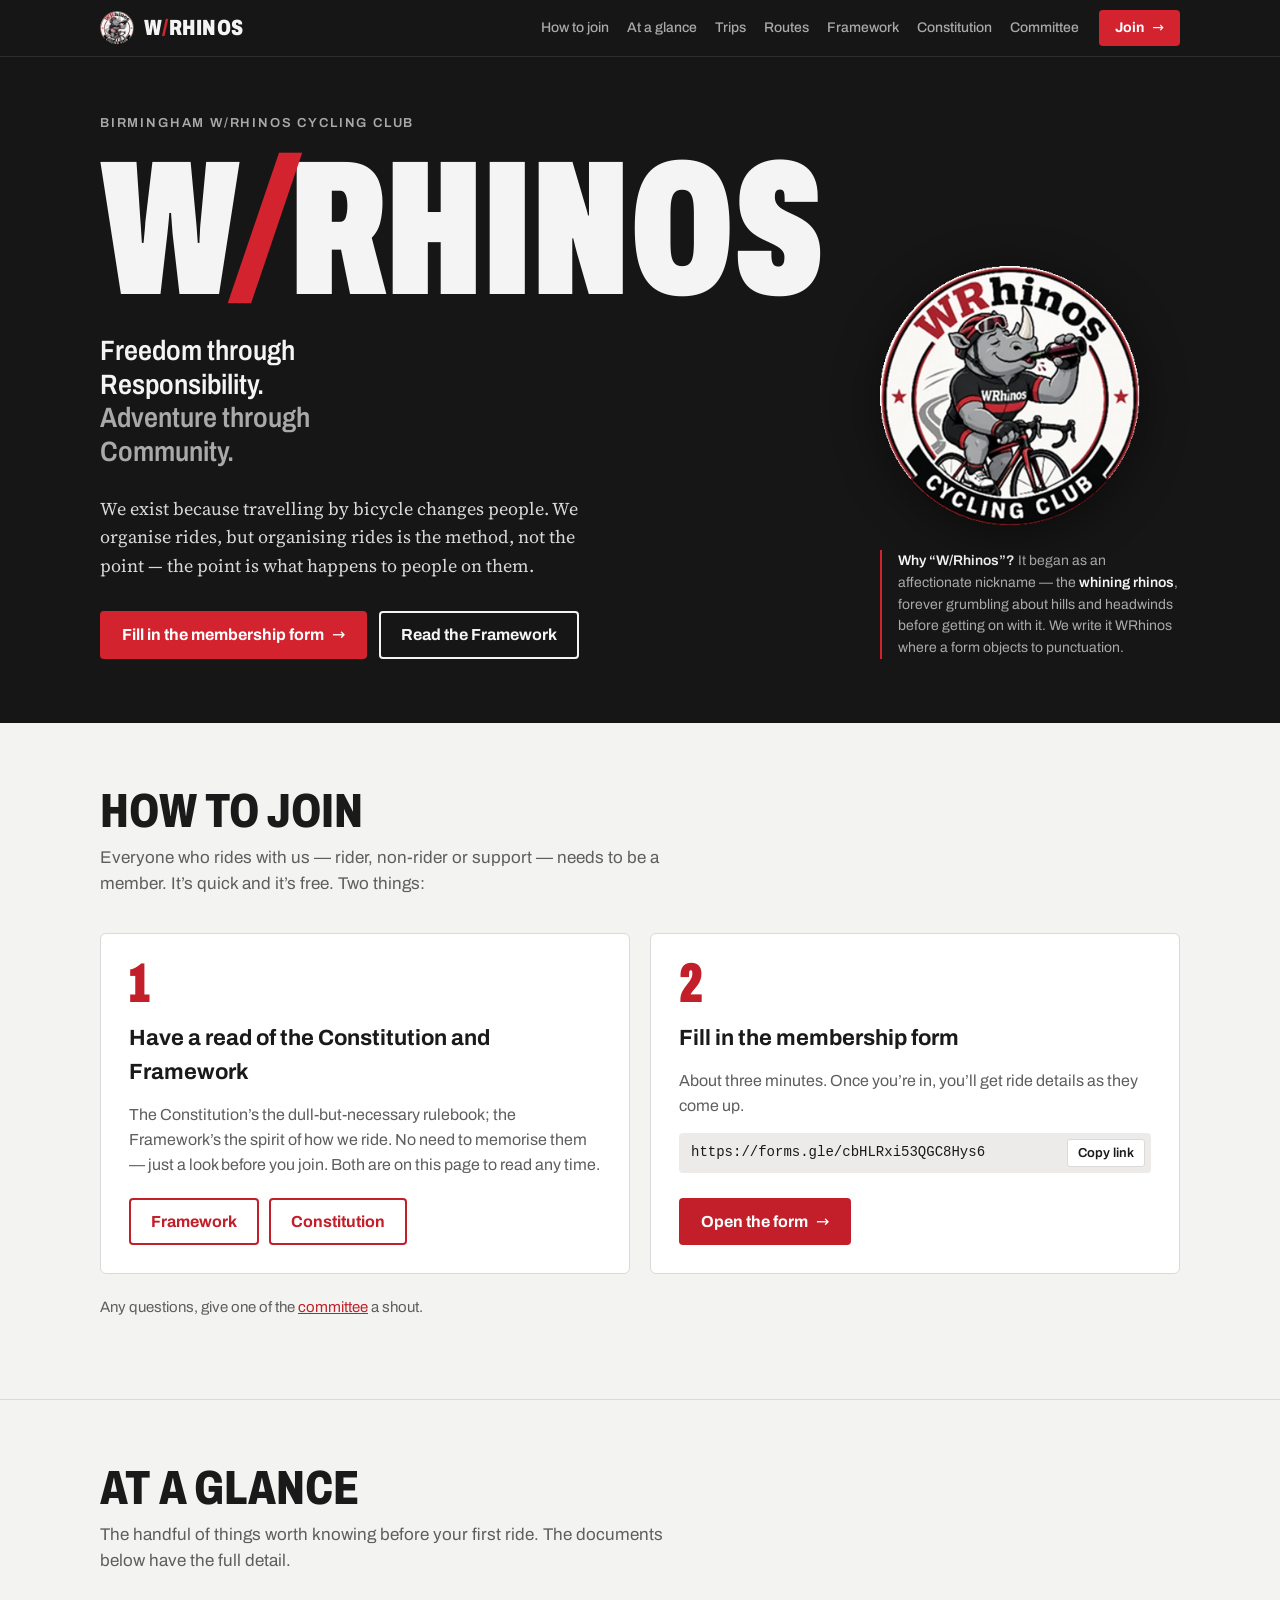
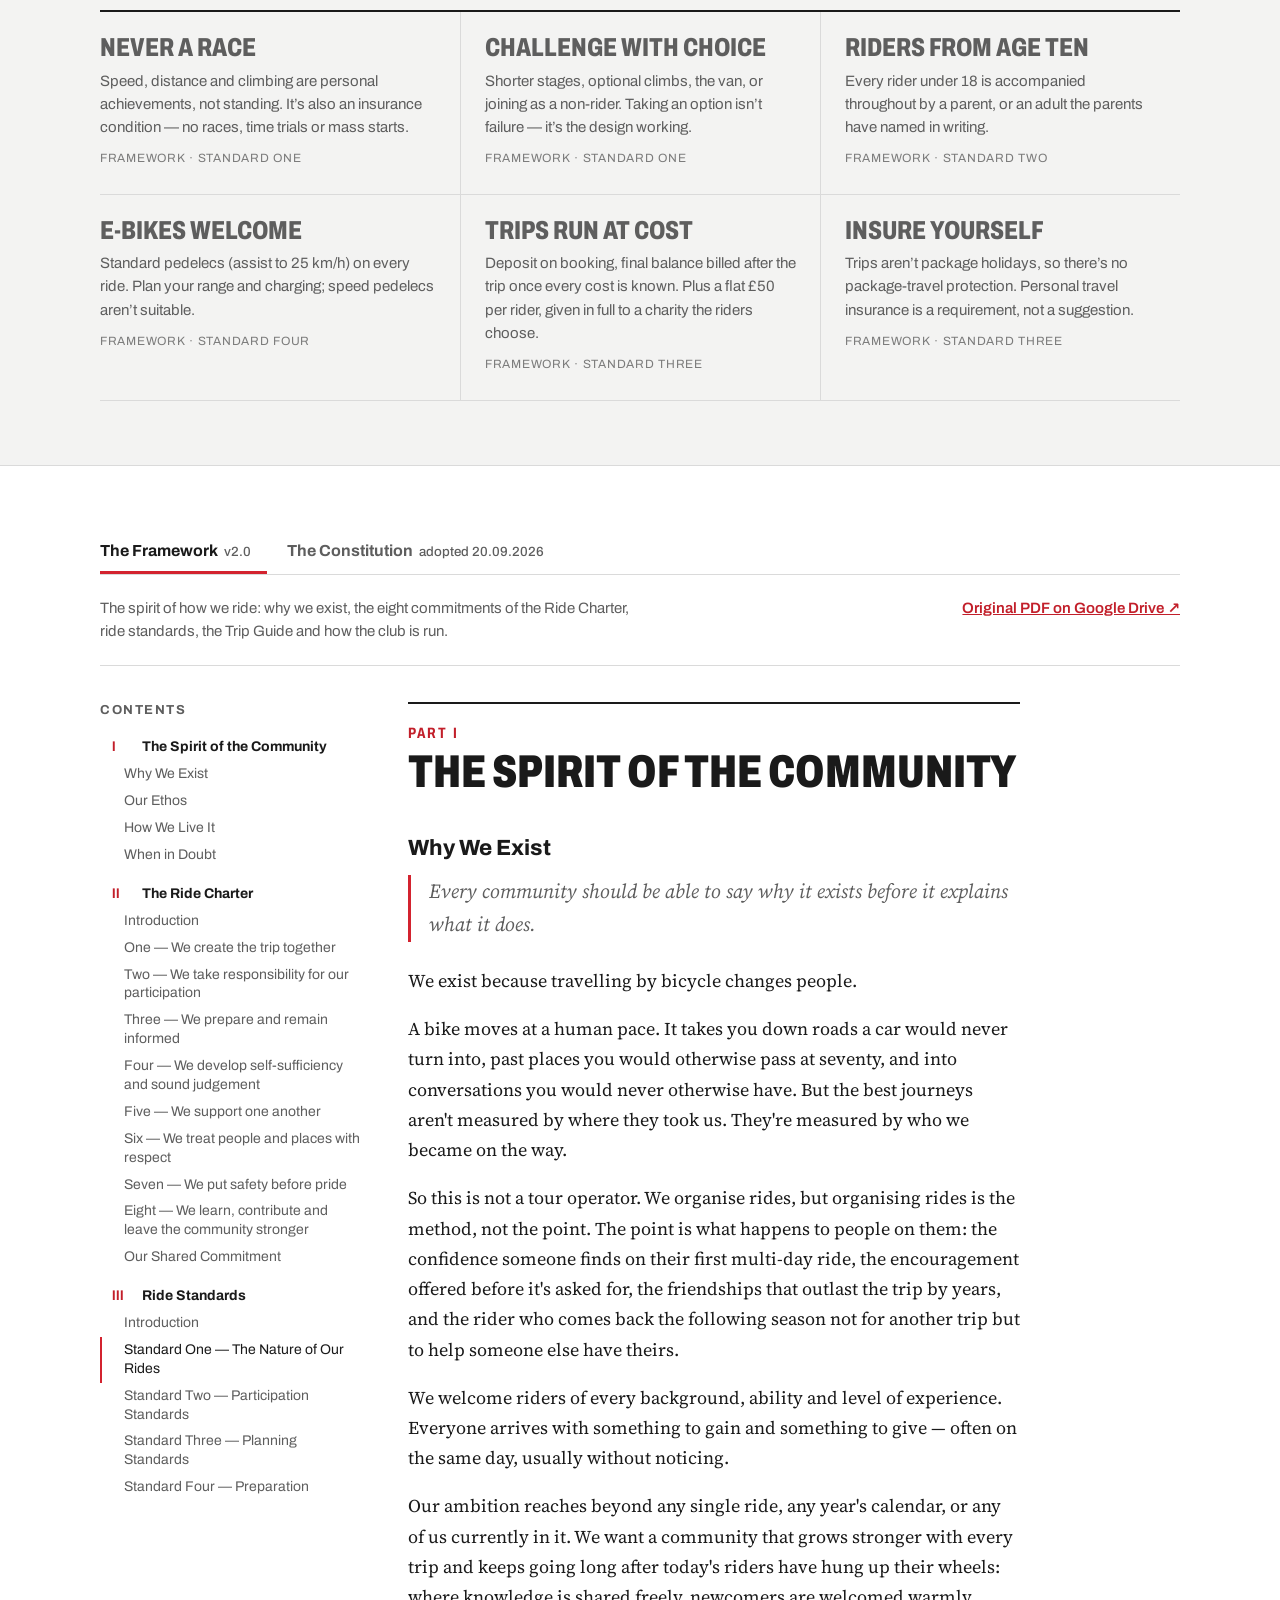
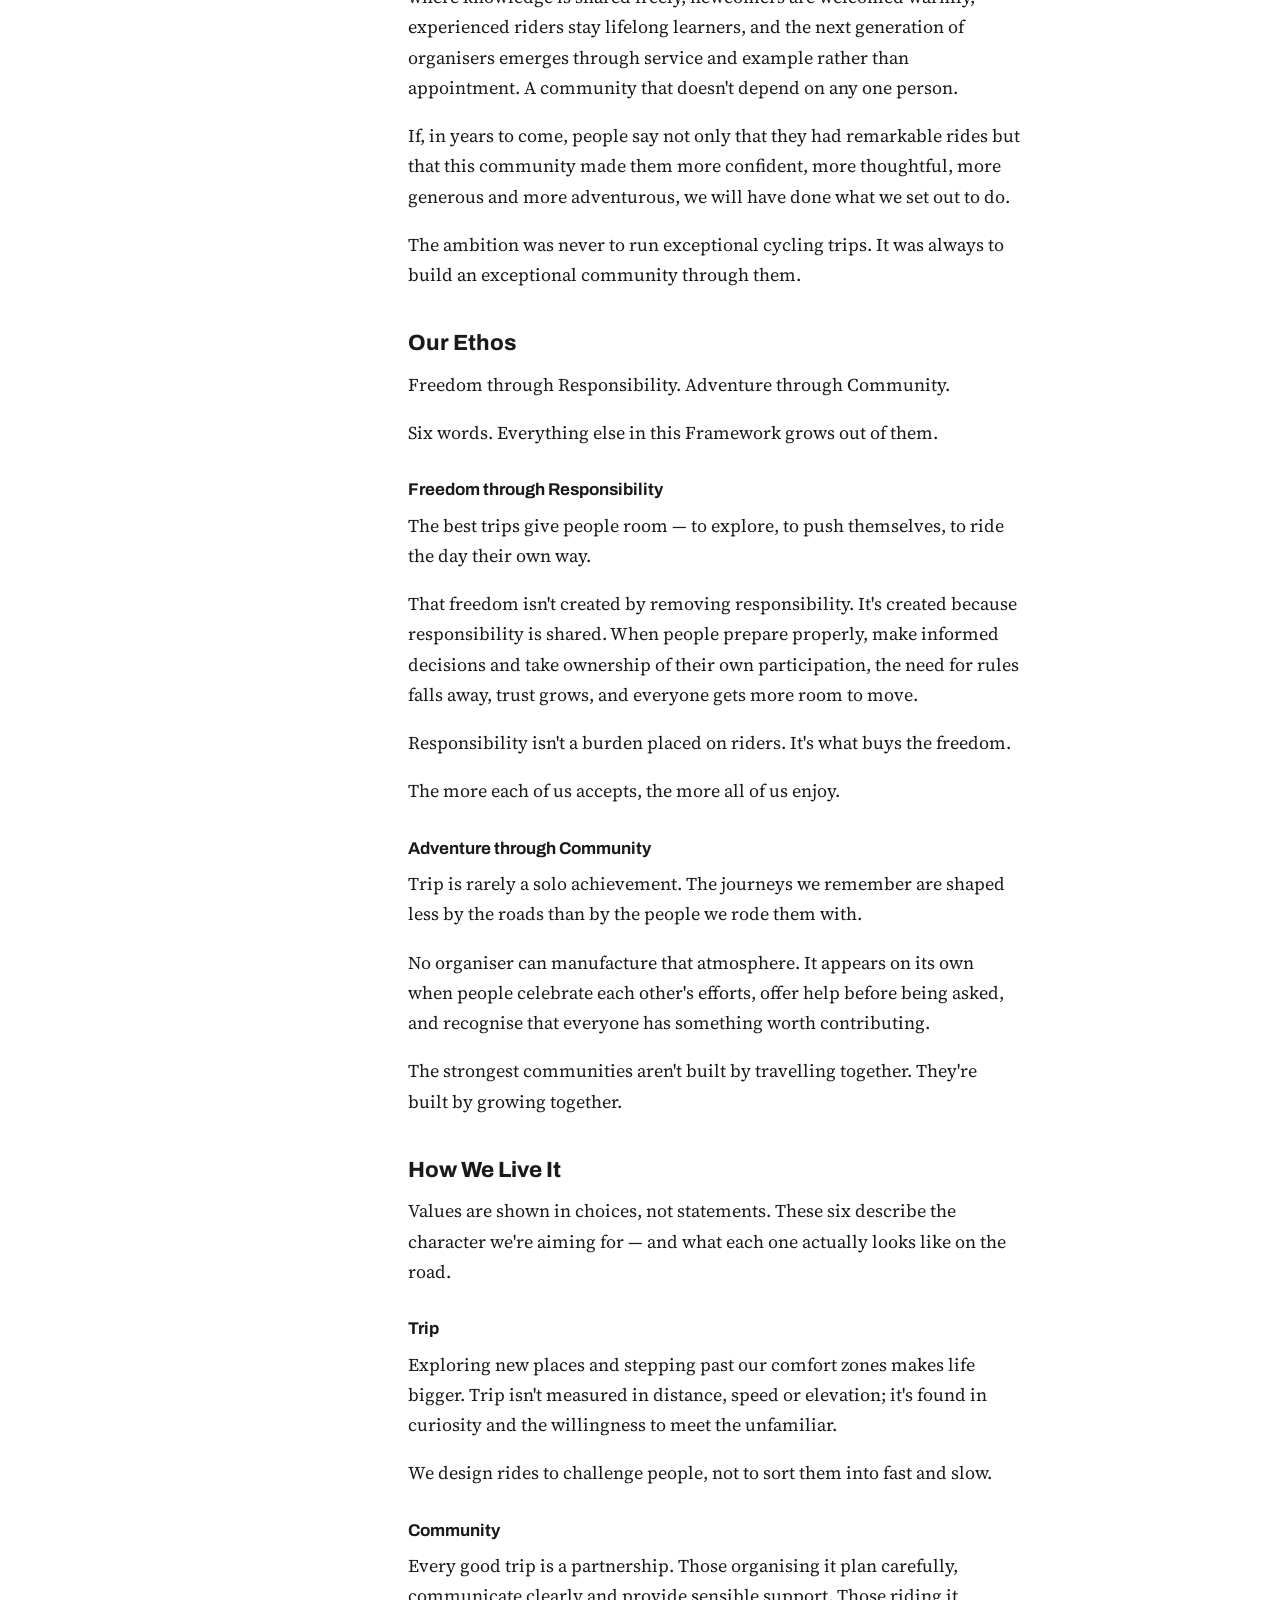
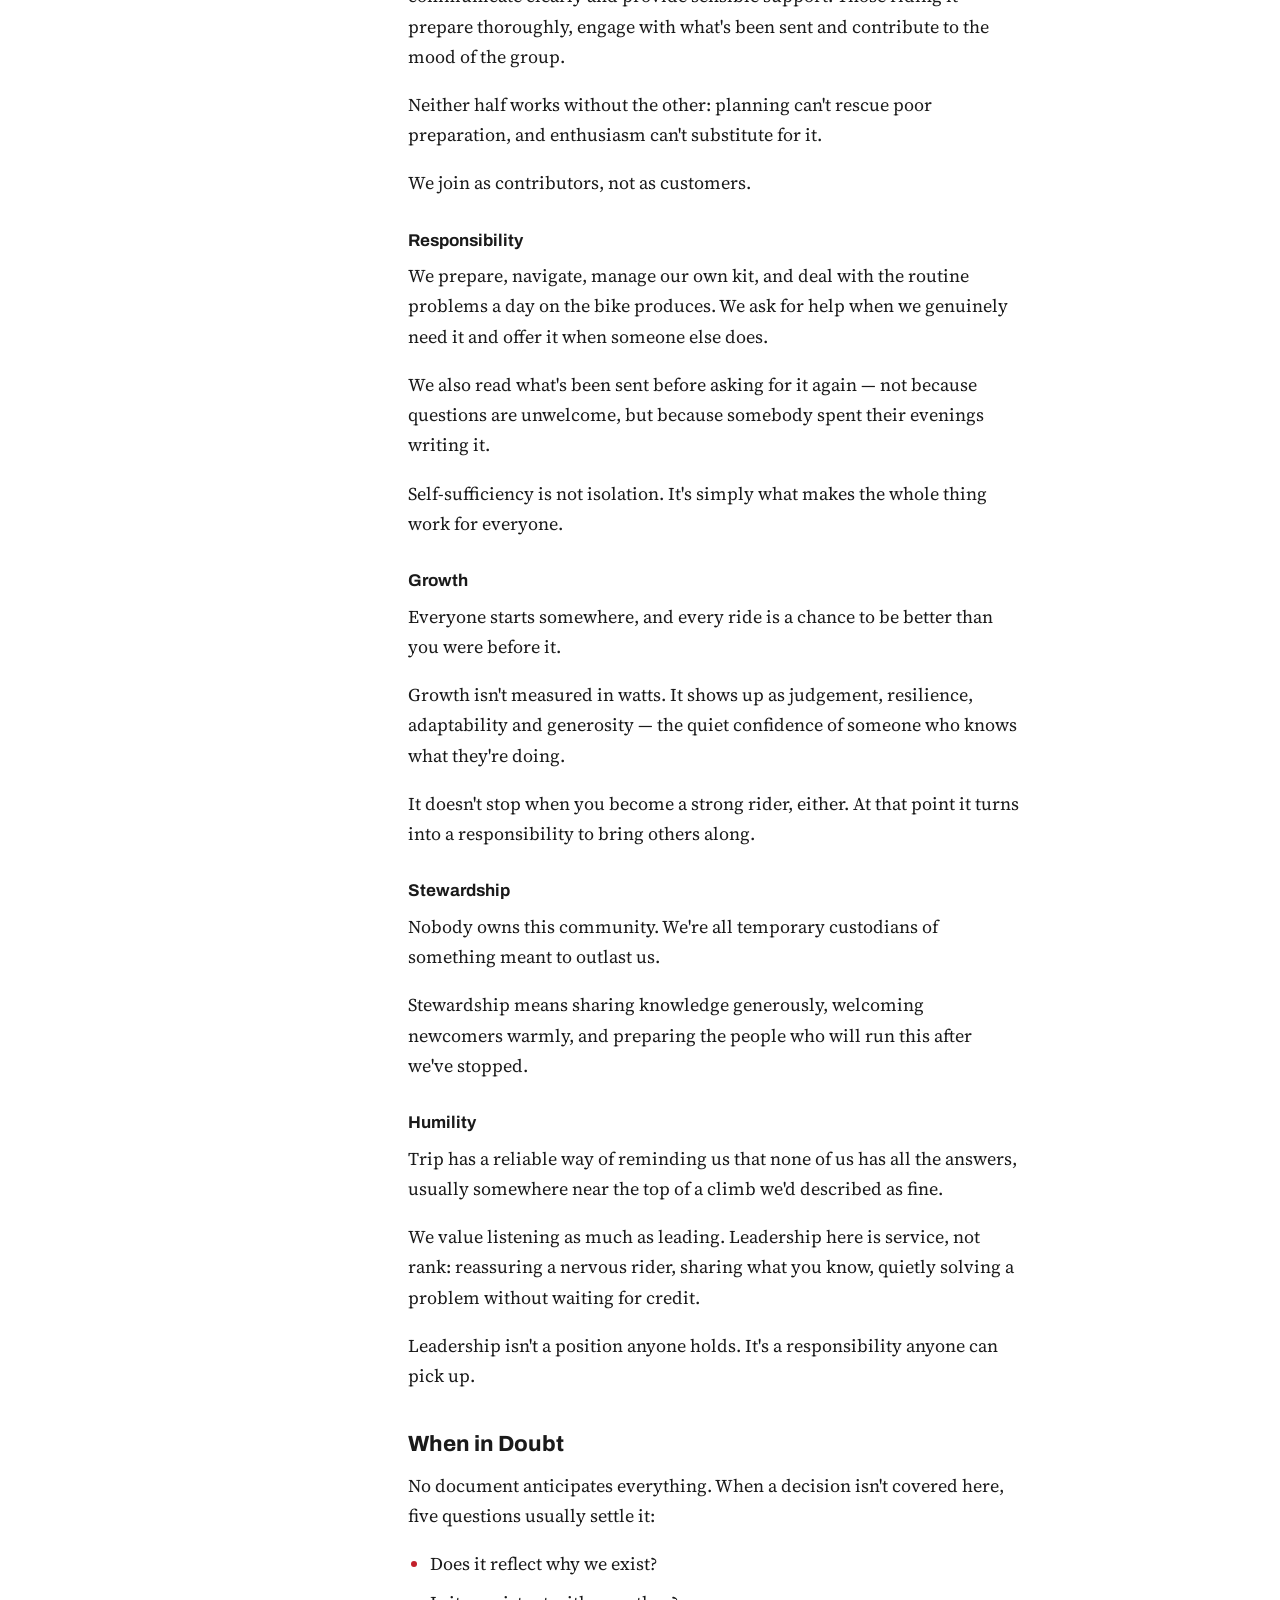
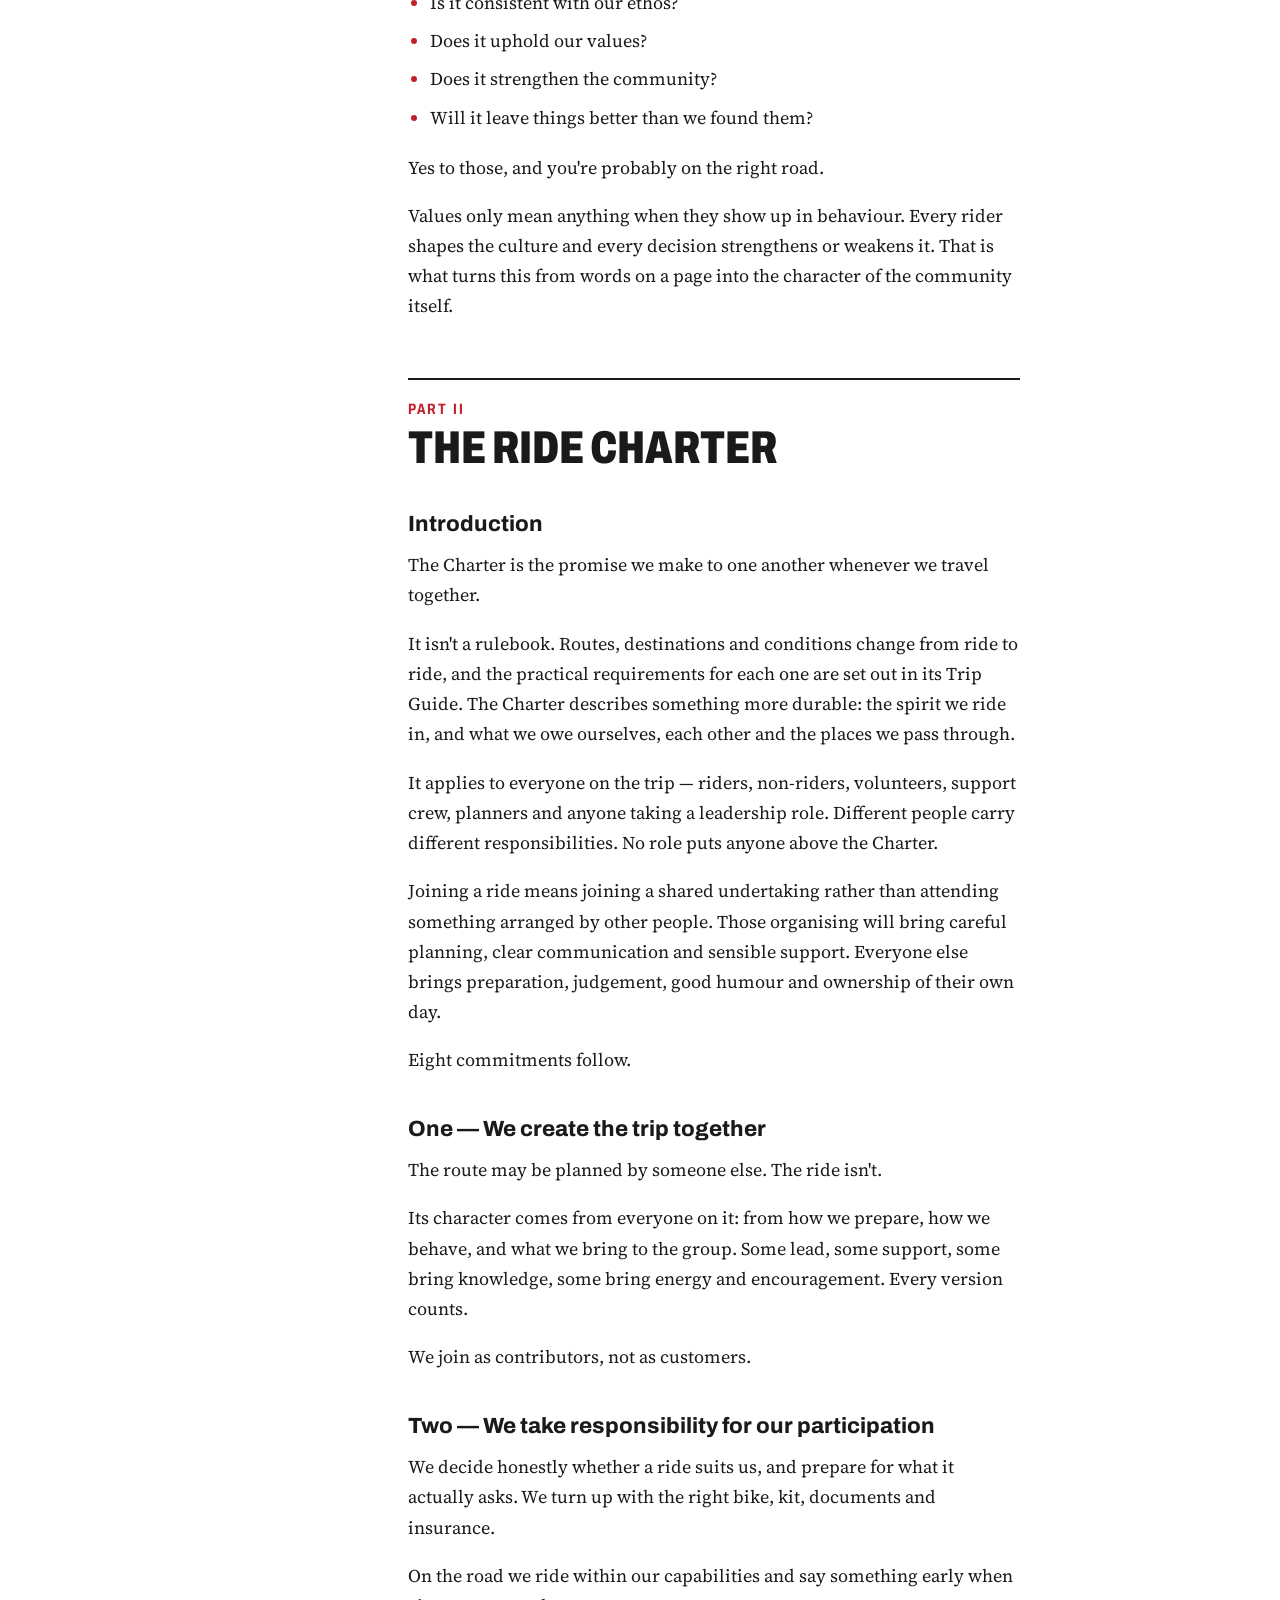
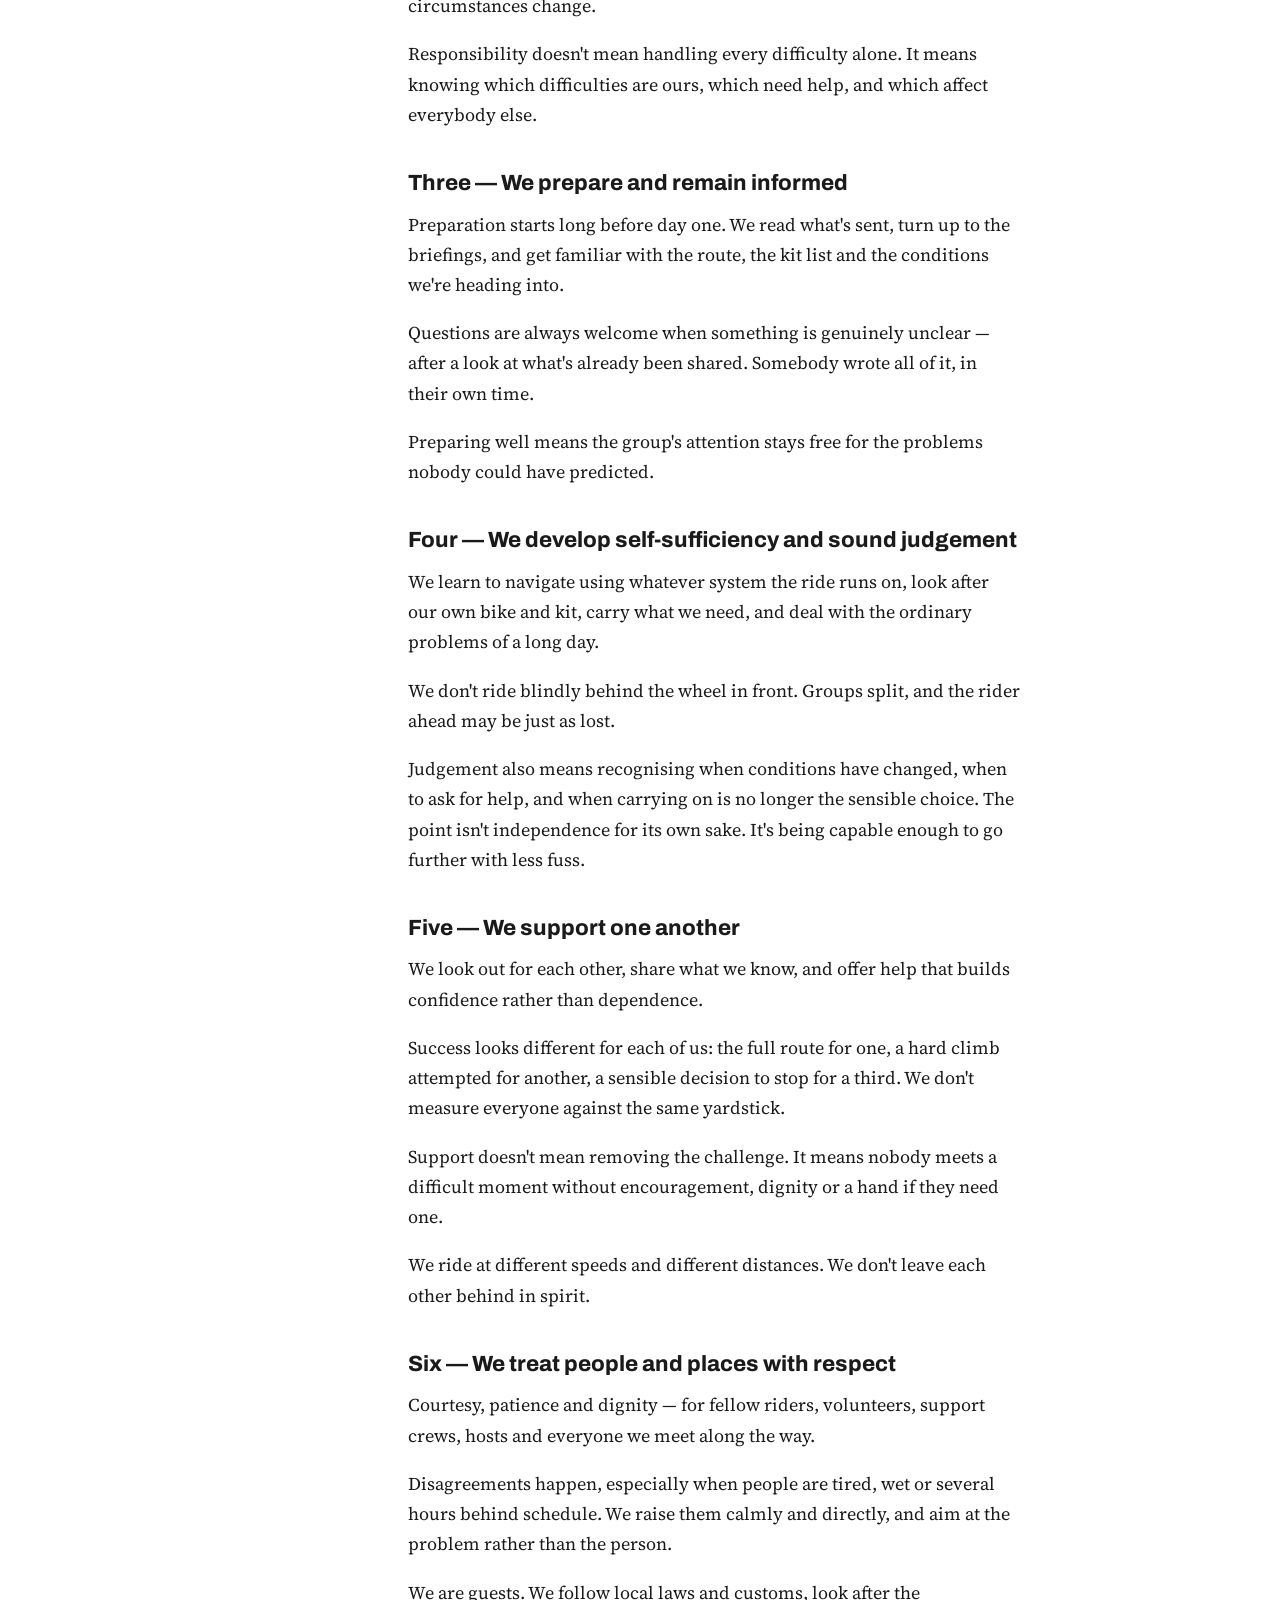
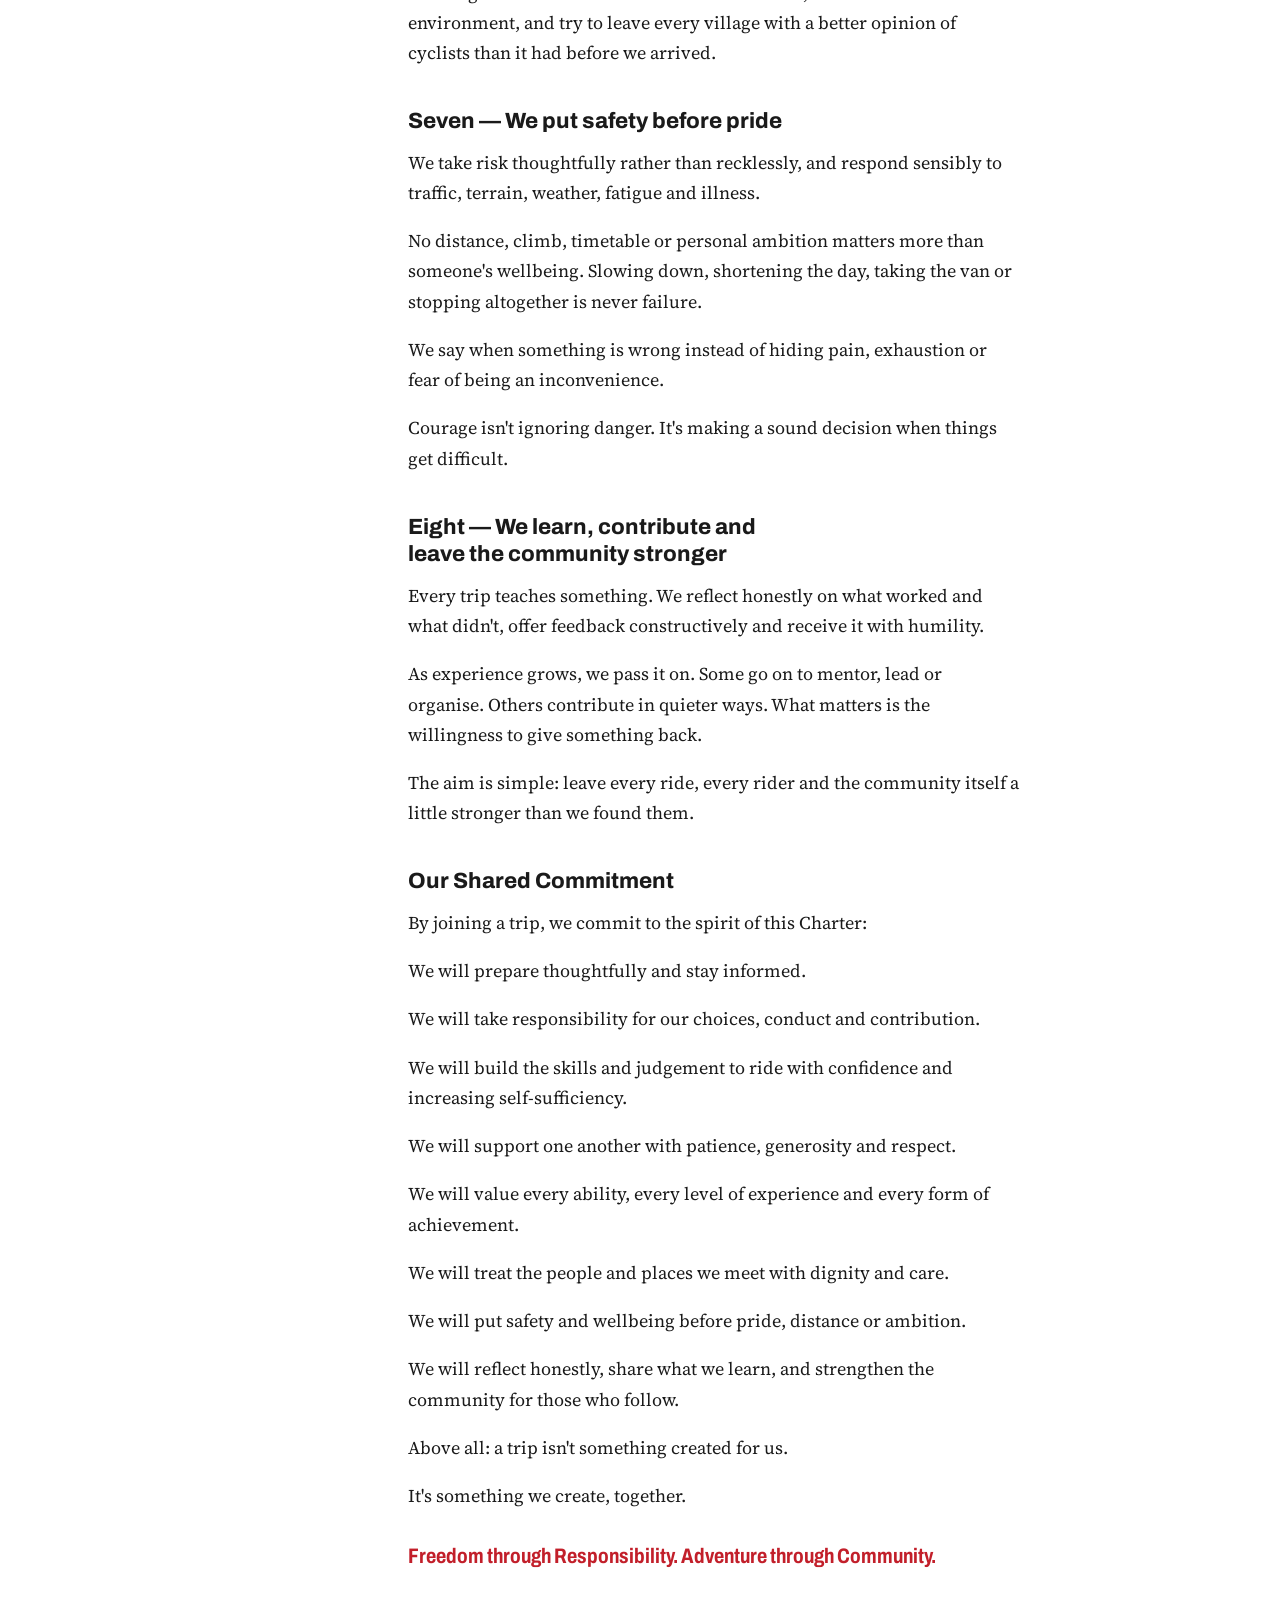
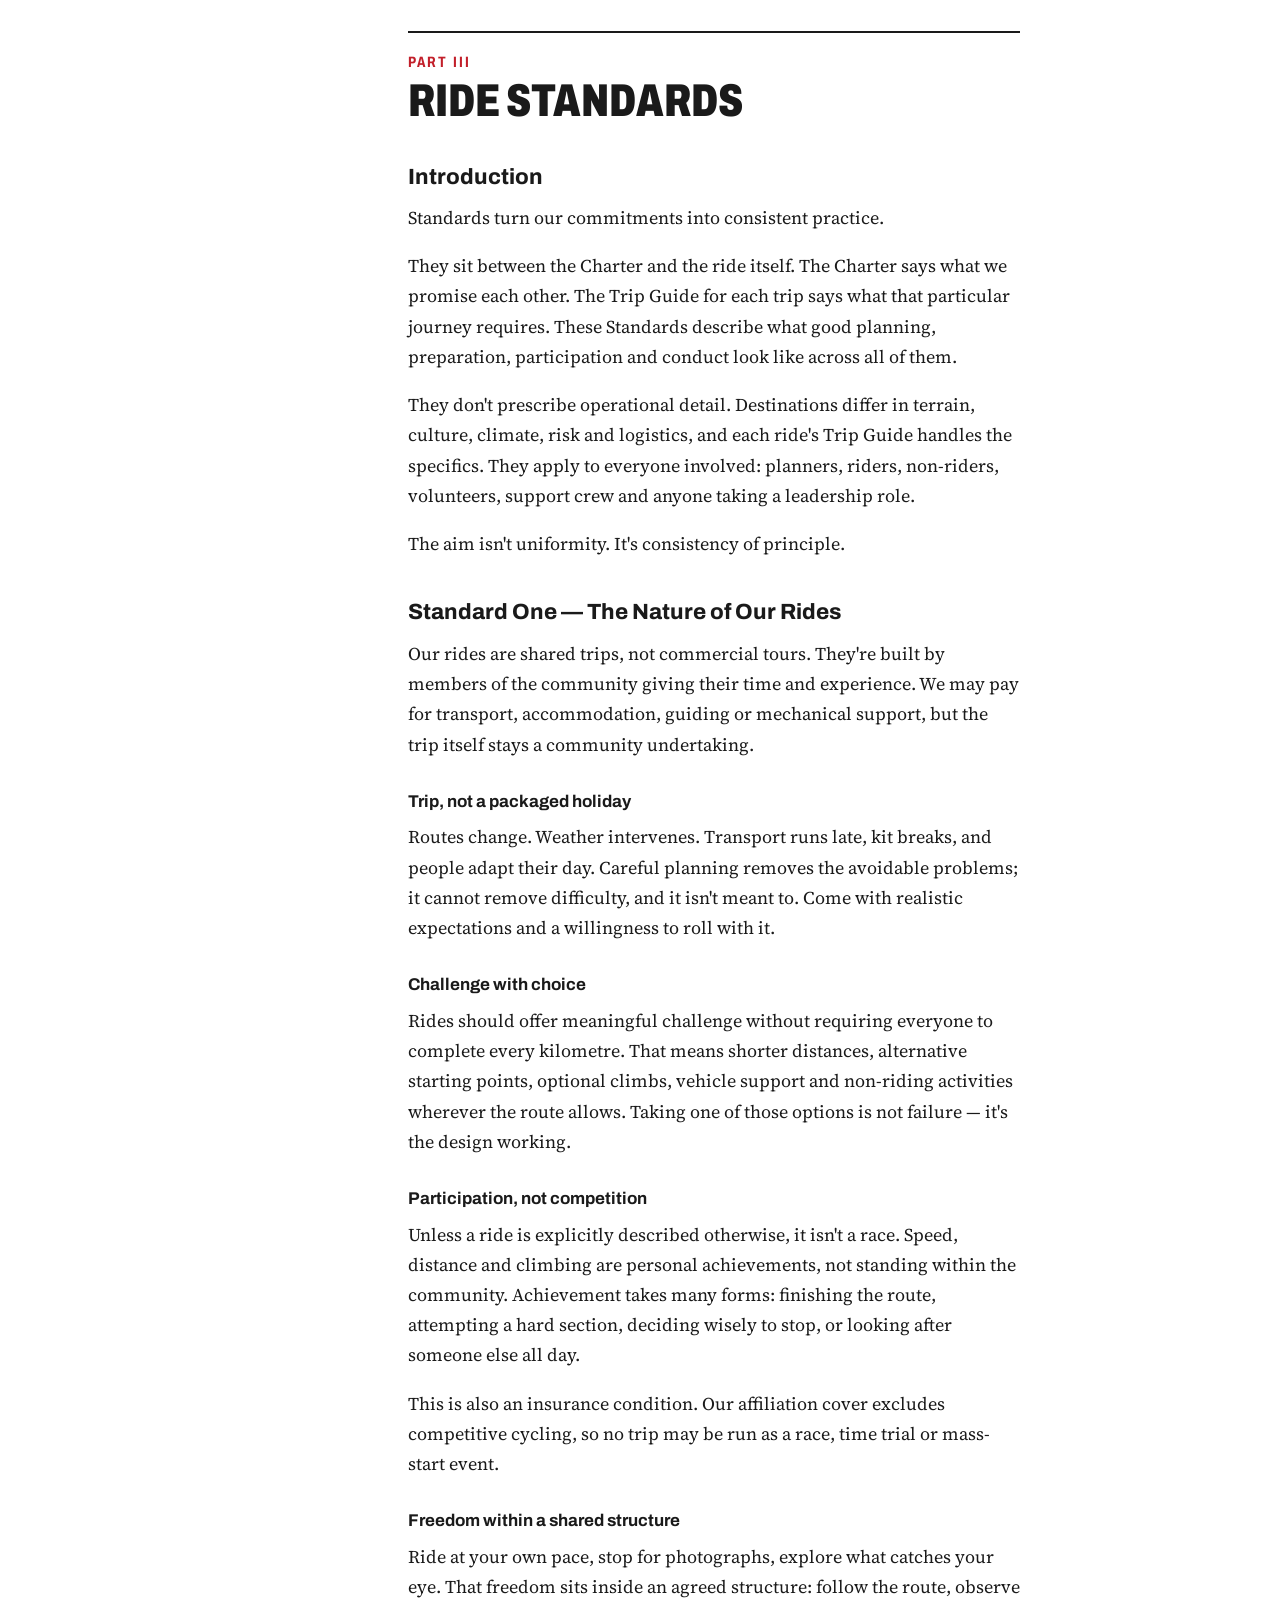
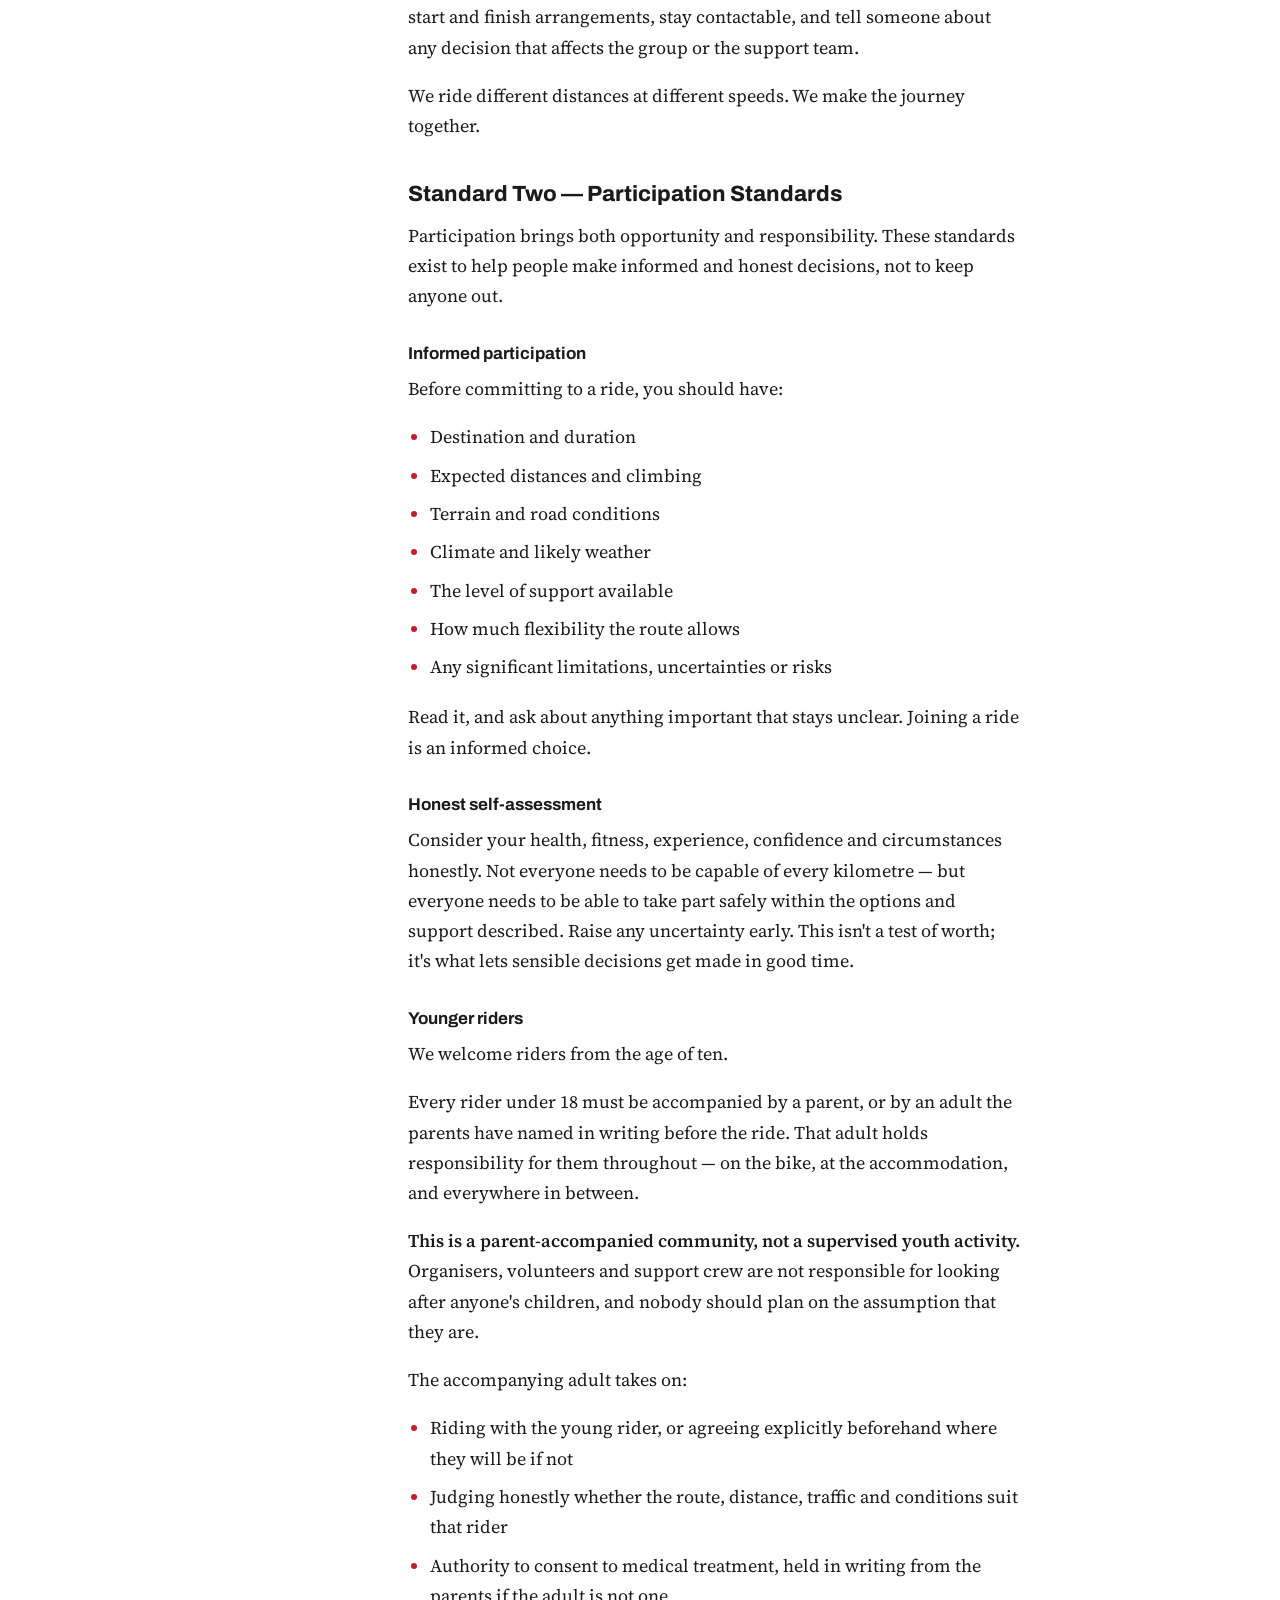
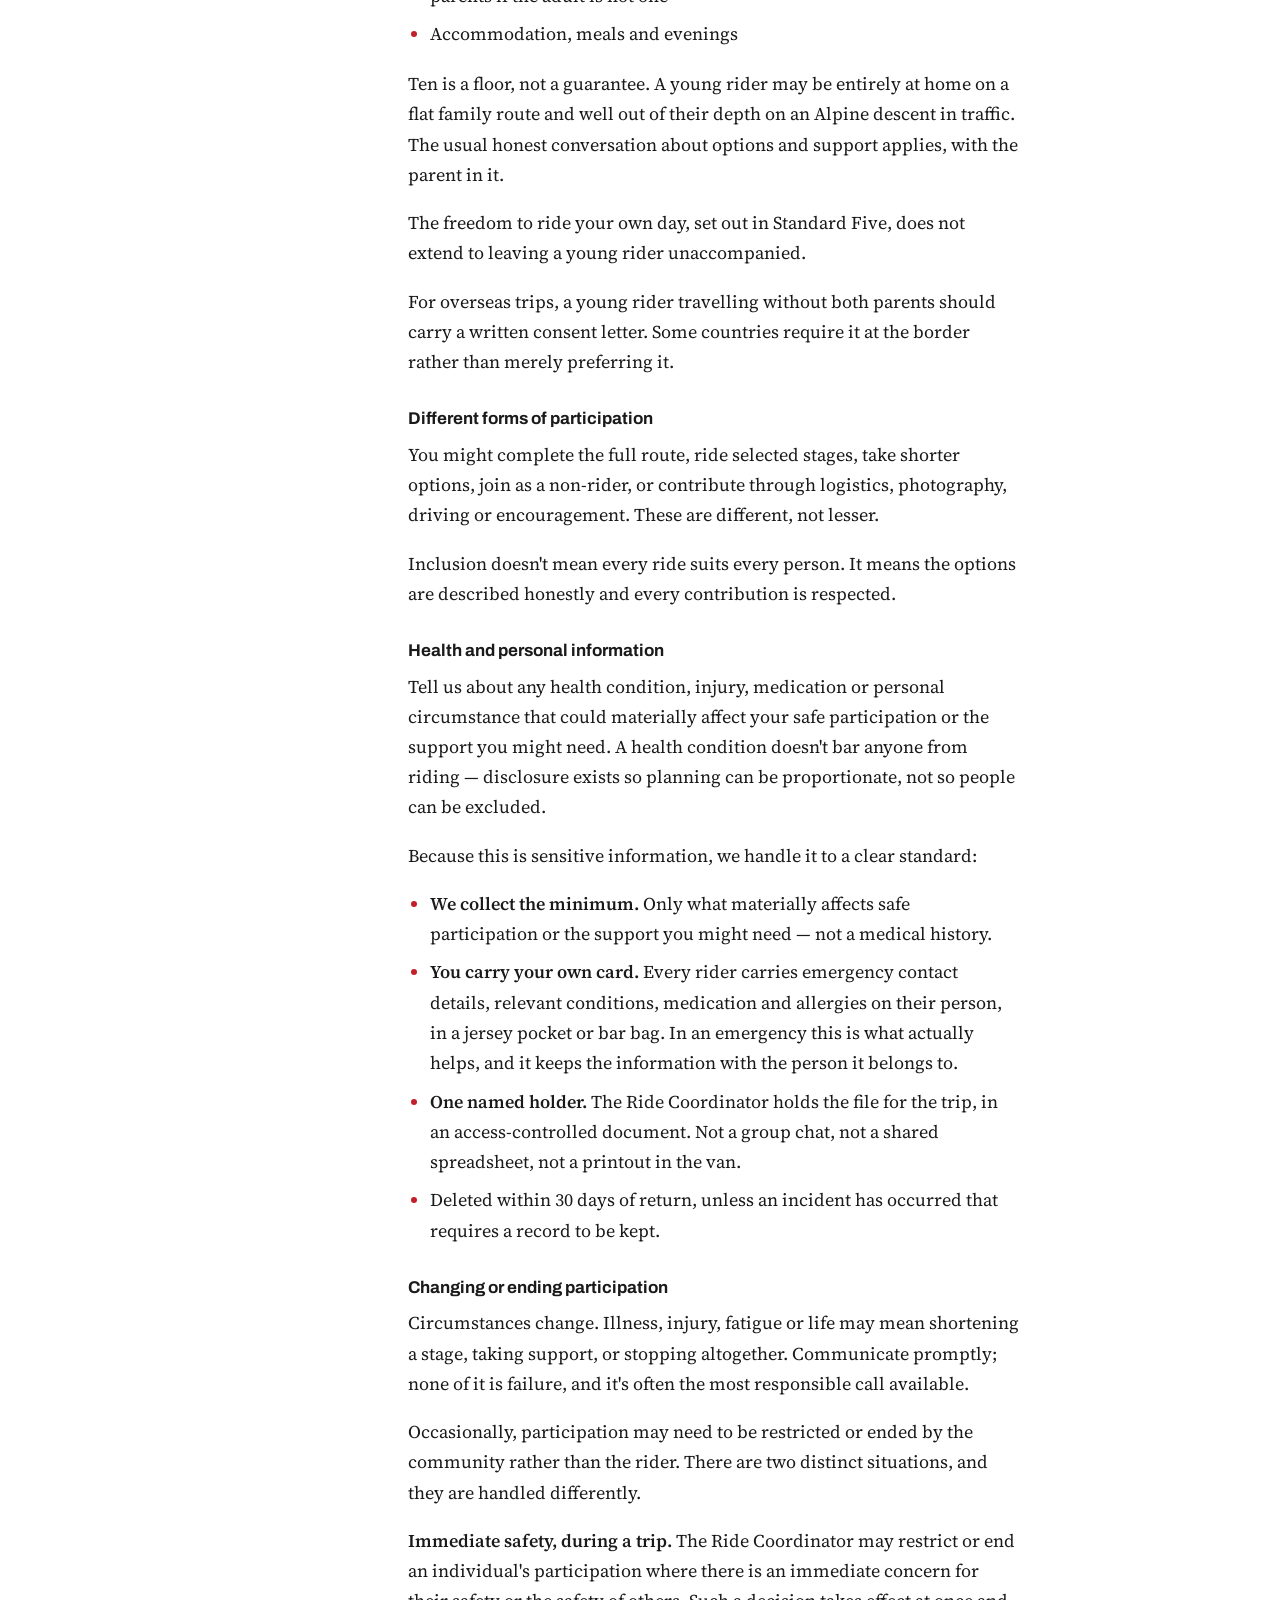
<file: index.html>
<!doctype html>
<html lang="en-GB">
<head>
<meta charset="utf-8">
<meta name="viewport" content="width=device-width, initial-scale=1, viewport-fit=cover">
<meta name="description" content="W/Rhinos Cycling Club, Birmingham. How to join, the Framework and the Constitution.">
<title>W/Rhinos Cycling Club</title>
<link rel="icon" type="image/png" href="img/favicon.png">
<link rel="apple-touch-icon" href="img/badge.png">
<meta property="og:title" content="W/Rhinos Cycling Club">
<meta property="og:description" content="Freedom through Responsibility. Adventure through Community. How to join, plus the Framework and Constitution.">
<meta property="og:image" content="https://wrhinos.com/img/badge.png">
<meta property="og:url" content="https://wrhinos.com/">
<meta property="og:type" content="website">
<meta name="theme-color" content="#161616">
<style>[hidden]{display:none!important}body{margin:0}img{max-width:100%}</style>
<link rel="stylesheet" href="/fonts/fonts.css">
<style>
:root{
  --ground:#F3F3F2; --surface:#FFFFFF; --ink:#1A1A1A; --muted:#5E5E5E; --rule:#DADADA;
  --accent:#C21F2A; --accent-ink:#FFFFFF; --mark:#D3232F; --mark-ink:#FFFFFF;
  --band:#161616; --band-ink:#F4F4F4; --band-muted:#A9A9A9; --band-rule:#2E2E2E;
  --tint:#ECEBEA;
  --display:"Archivo","Arial Narrow",system-ui,sans-serif;
  --sans:"Archivo",system-ui,-apple-system,"Segoe UI",sans-serif;
  --serif:"Source Serif 4",Georgia,"Times New Roman",serif;
  --top: env(safe-area-inset-top, 0px);
}
@media (prefers-color-scheme: dark){
  :root:not([data-theme="light"]){
    color-scheme:dark;
    --ground:#121212; --surface:#1B1B1B; --ink:#EDEDED; --muted:#A3A3A3; --rule:#2E2E2E;
    --accent:#EE5A62; --accent-ink:#121212; --tint:#242424; --mark:#E0333E;
    --band:#0A0A0A; --band-ink:#EDEDED; --band-muted:#8F8F8F; --band-rule:#262626;
  }
}
:root[data-theme="dark"]{
  color-scheme:dark;
  --ground:#121212; --surface:#1B1B1B; --ink:#EDEDED; --muted:#A3A3A3; --rule:#2E2E2E;
    --accent:#EE5A62; --accent-ink:#121212; --tint:#242424; --mark:#E0333E;
    --band:#0A0A0A; --band-ink:#EDEDED; --band-muted:#8F8F8F; --band-rule:#262626;
}
*{box-sizing:border-box}
html{scroll-behavior:smooth; scroll-padding-top:calc(var(--top) + 72px)}
@media (prefers-reduced-motion: reduce){html{scroll-behavior:auto}}
body{background:var(--ground); color:var(--ink); font-family:var(--sans); font-size:16px; line-height:1.55}
a{color:var(--accent)}
a:focus-visible,button:focus-visible,summary:focus-visible{outline:3px solid var(--mark); outline-offset:2px; border-radius:2px}
.wrap{max-width:1120px; margin:0 auto; padding-inline:20px}
.slash{color:var(--mark)}

/* top bar */
.bar{position:sticky; top:var(--top); z-index:10; background:var(--band); color:var(--band-ink); border-bottom:1px solid var(--band-rule)}
.bar .wrap{display:flex; align-items:center; gap:20px; min-height:56px}
.wordmark{font-family:var(--display); font-stretch:75%; font-weight:850; font-size:22px; letter-spacing:.02em; color:var(--band-ink); text-decoration:none; text-transform:uppercase}
.bar nav{display:flex; gap:18px; margin-left:auto; flex-wrap:wrap}
.bar nav a{color:var(--band-muted); text-decoration:none; font-size:14px; font-weight:500}
.bar nav a:hover{color:var(--band-ink)}
.bar .btn{padding:8px 14px; font-size:14px}
.menu-btn{display:none; background:none; border:1px solid var(--band-rule); color:var(--band-ink); border-radius:4px; width:40px; height:38px; cursor:pointer; padding:0; align-items:center; justify-content:center}
.menu-btn svg{display:block}
.menu-btn .x{display:none}
.bar.open .menu-btn .x{display:block}
.bar.open .menu-btn .lines{display:none}
@media (max-width:720px){
  .bar .wrap{position:relative; gap:12px}
  .bar .btn{margin-left:auto}
  .menu-btn{display:inline-flex}
  .bar nav{display:none; position:absolute; left:0; right:0; top:100%; flex-direction:column; gap:0; margin:0; background:var(--band); border-bottom:1px solid var(--band-rule); padding:4px 20px 12px}
  .bar.open nav{display:flex}
  .bar nav a{font-size:17px; padding:13px 0; border-top:1px solid var(--band-rule); color:var(--band-ink)}
  .bar nav a:first-child{border-top:0}
}

.btn{display:inline-flex; align-items:center; gap:8px; font-family:var(--sans); font-weight:700; font-size:16px; text-decoration:none; border-radius:4px; padding:13px 20px; border:2px solid transparent; cursor:pointer; line-height:1.1}
.btn-mark{background:var(--mark); color:var(--mark-ink)}
.btn-mark:hover{filter:brightness(1.06)}
.btn-line{border-color:currentColor; color:inherit; background:transparent}
.btn-line:hover{background:color-mix(in srgb, currentColor 10%, transparent)}
.btn .arr{font-weight:400}

/* hero */
.hero{background:var(--band); color:var(--band-ink); padding-block:56px 64px; overflow:hidden}
.eyebrow{font-size:13px; font-weight:600; letter-spacing:.14em; text-transform:uppercase; color:var(--band-muted); margin:0 0 14px}
.hero h1{font-family:var(--display); font-stretch:62%; font-weight:900; font-size:clamp(64px, 15vw, 196px); line-height:.86; white-space:nowrap; letter-spacing:-.01em; margin:0; text-transform:uppercase}
.hero h1 .slash{display:inline-block; transform:skewX(-8deg)}
.ethos{font-family:var(--display); font-stretch:85%; font-weight:600; font-size:clamp(20px, 3vw, 28px); line-height:1.2; margin:22px 0 0; max-width:22ch; text-wrap:balance}
.ethos span{display:block; color:var(--band-muted)}
.hero-lead{font-family:var(--serif); font-size:18px; line-height:1.6; color:var(--band-ink); opacity:.88; max-width:56ch; margin:26px 0 30px}
.hero-actions{display:flex; flex-wrap:wrap; gap:12px}
.hero-grid{display:grid; grid-template-columns:minmax(0,1fr) 300px; gap:48px; align-items:end}
.wordmark{display:inline-flex; align-items:center; gap:10px}
.wordmark img{border-radius:50%; display:block}
.hero-side{display:flex; flex-direction:column; gap:24px}
.badge{width:100%; max-width:260px; height:auto; display:block; filter:drop-shadow(0 8px 24px rgba(0,0,0,.45))}
@media (max-width:860px){ .hero-side{flex-direction:row; align-items:center} .badge{max-width:120px; flex:none} }
@media (max-width:480px){ .hero-side{flex-direction:column; align-items:flex-start} }
.name-note{margin:0; border-left:2px solid var(--mark); padding-left:16px; font-size:14px; color:var(--band-muted); line-height:1.55}
.name-note b{color:var(--band-ink); font-weight:600}
@media (max-width:860px){ .hero-grid{grid-template-columns:1fr; gap:32px} }

section.block{padding-block:64px}
.block h2.sec{font-family:var(--display); font-stretch:75%; font-weight:800; font-size:clamp(34px, 5vw, 48px); line-height:1; text-transform:uppercase; margin:0 0 10px; letter-spacing:.005em}
.sec-lead{color:var(--muted); font-size:17px; max-width:60ch; margin:0 0 36px}

/* join steps */
.steps{display:grid; grid-template-columns:repeat(2, minmax(0,1fr)); gap:20px}
.step{background:var(--surface); border:1px solid var(--rule); border-radius:6px; padding:28px; display:flex; flex-direction:column; gap:14px}
.step-num{font-family:var(--display); font-stretch:62%; font-weight:900; font-size:56px; line-height:.8; color:var(--accent)}
.step h3{font-size:22px; margin:0; font-weight:700}
.step p{margin:0; color:var(--muted)}
.step .actions{display:flex; flex-wrap:wrap; gap:10px; margin-top:auto; padding-top:6px}
.step .btn-line{color:var(--accent)}
.btn-accent{background:var(--accent); color:var(--accent-ink)}
.btn-accent:hover{filter:brightness(1.08)}
.linkbox{display:flex; align-items:center; gap:8px; background:var(--tint); border-radius:4px; padding:6px 6px 6px 12px; min-width:0}
.linkbox code{font-family:ui-monospace,"SF Mono",Consolas,monospace; font-size:14px; overflow:hidden; text-overflow:ellipsis; white-space:nowrap; flex:1; min-width:0; user-select:all}
.copy{font:600 13px var(--sans); background:var(--surface); color:var(--ink); border:1px solid var(--rule); border-radius:3px; padding:6px 10px; cursor:pointer; white-space:nowrap}
.after{margin-top:22px; color:var(--muted); font-size:15px}
@media (max-width:760px){ .steps{grid-template-columns:1fr} .step{padding:22px} }

/* glance */
.glance{border-top:1px solid var(--rule)}
.facts{display:grid; grid-template-columns:repeat(3, minmax(0,1fr)); gap:0; border-top:2px solid var(--ink)}
.fact{padding:22px 24px 26px 0; border-bottom:1px solid var(--rule)}
.fact:not(:nth-child(3n+1)){padding-left:24px; border-left:1px solid var(--rule)}
.fact .k{font-family:var(--display); font-stretch:75%; font-weight:800; font-size:26px; line-height:1.05; text-transform:uppercase; margin:0 0 8px}
.fact p{margin:0; color:var(--muted); font-size:15px}
.fact .src{display:block; margin-top:10px; font-size:12px; letter-spacing:.06em; text-transform:uppercase; color:var(--muted); opacity:.8}
@media (max-width:860px){
  .facts{grid-template-columns:1fr 1fr}
  .fact:not(:nth-child(3n+1)){padding-left:0; border-left:0}
  .fact:nth-child(even){padding-left:20px; border-left:1px solid var(--rule)}
}
@media (max-width:540px){
  .facts{grid-template-columns:1fr}
  .fact:nth-child(even){padding-left:0; border-left:0}
}

/* reader */
.reader{background:var(--surface); border-top:1px solid var(--rule); border-bottom:1px solid var(--rule)}
.tabs{display:flex; gap:4px; border-bottom:1px solid var(--rule); margin-bottom:0; flex-wrap:wrap}
.tab{font:700 16px var(--sans); background:none; border:0; border-bottom:3px solid transparent; color:var(--muted); padding:12px 16px 12px 0; margin-right:16px; cursor:pointer}
.tab[aria-selected="true"]{color:var(--ink); border-bottom-color:var(--mark)}
.tab small{font-weight:500; color:var(--muted); margin-left:6px}
.doc-head{display:flex; flex-wrap:wrap; gap:12px 24px; align-items:baseline; justify-content:space-between; padding-block:22px; border-bottom:1px solid var(--rule)}
.doc-head p{margin:0; color:var(--muted); font-size:15px; max-width:60ch}
.doc-head a{font-weight:600; font-size:15px; white-space:nowrap}
.doc-grid{display:grid; grid-template-columns:260px minmax(0,1fr); gap:48px; padding-top:28px}
.toc{position:sticky; top:calc(var(--top) + 76px); align-self:start; max-height:calc(100vh - var(--top) - 96px); overflow:auto; font-size:14px}
.toc summary{font-weight:700; font-size:13px; letter-spacing:.12em; text-transform:uppercase; color:var(--muted); cursor:pointer; padding:6px 0; list-style:none}
.toc summary::-webkit-details-marker{display:none}
.toc ol{list-style:none; margin:8px 0 0; padding:0}
.toc a{display:flex; gap:8px; color:var(--muted); text-decoration:none; padding:4px 0 4px 10px; border-left:2px solid transparent; line-height:1.35}
.toc a:hover{color:var(--ink)}
.toc a.on{color:var(--ink); border-left-color:var(--mark)}
.toc .toc-part a{color:var(--ink); font-weight:700; margin-top:12px; padding-left:10px}
.toc .toc-part:first-child a{margin-top:0}
.toc .toc-part span, .toc .toc-sec span{font-family:var(--display); font-stretch:75%; font-weight:700; color:var(--accent); min-width:1.6em}
.toc .toc-sec a{padding-left:22px}
#toc-co .toc-sec a{padding-left:10px}
@media (max-width:900px){
  .doc-grid{grid-template-columns:1fr; gap:8px; padding-top:16px}
  .toc{position:static; max-height:none; border:1px solid var(--rule); border-radius:4px; padding:4px 14px}
  .toc summary::after{content:" ▾"}
  .toc details[open] summary::after{content:" ▴"}
}

.doc{font-family:var(--serif); font-size:18px; line-height:1.68; max-width:68ch; padding-bottom:40px}
.doc p{margin:0 0 1em}
.doc h2{font-family:var(--display); font-stretch:75%; font-weight:850; font-size:clamp(34px,5vw,46px); line-height:1; text-transform:uppercase; margin:56px 0 24px; padding-top:22px; border-top:2px solid var(--ink); text-wrap:balance}
.doc .part:first-child h2{margin-top:8px}
.part-num{display:block; font-size:15px; font-weight:700; letter-spacing:.14em; color:var(--accent); margin-bottom:8px}
.doc h3{font-family:var(--sans); font-size:22px; font-weight:750; line-height:1.25; margin:40px 0 12px; text-wrap:balance}
.doc h4{font-family:var(--sans); font-size:17px; font-weight:700; margin:28px 0 6px}
.doc blockquote{margin:0 0 1.2em; padding:0 0 0 18px; border-left:3px solid var(--mark); font-style:italic; color:var(--muted); font-size:20px}
.doc .motto{font-family:var(--display); font-stretch:80%; font-weight:700; font-size:21px; text-align:left; margin:28px 0; color:var(--accent)}
.doc ul{margin:0 0 1.1em; padding-left:1.2em}
.doc li{margin:0 0 .45em}
.doc li::marker{color:var(--accent)}
.doc strong{font-weight:600}
.clause{display:grid; grid-template-columns:3em minmax(0,1fr); gap:0 6px}
.clause-num{font-family:var(--display); font-stretch:75%; font-weight:700; color:var(--accent); font-size:.92em}
.doc h3 .clause-num{display:inline-block; min-width:1.7em; font-size:1em}
.signers{display:grid; grid-template-columns:repeat(auto-fill, minmax(180px,1fr)); gap:14px 24px; margin:20px 0; font-family:var(--sans)}
.signers dt{font-size:12px; letter-spacing:.1em; text-transform:uppercase; color:var(--muted)}
.signers dd{margin:2px 0 0; font-weight:600; font-size:17px}
.note{font-size:15px; color:var(--muted)}
.to-top{font-family:var(--sans); font-size:14px; font-weight:600}

/* committee */
.committee .officers{gap:20px 40px; margin:0 0 20px}
.officers dt{font-size:12px; letter-spacing:.12em; text-transform:uppercase; color:var(--muted)}
.officers dd{margin:4px 0 0; font-family:var(--display); font-stretch:80%; font-weight:750; font-size:28px; line-height:1.1}
.committee p{color:var(--muted); max-width:60ch}

.founders-h{font-size:13px; font-weight:700; letter-spacing:.12em; text-transform:uppercase; color:var(--muted); margin:36px 0 12px; padding-top:24px; border-top:1px solid var(--rule)}
.founders{list-style:none; margin:0 0 28px; padding:0; display:flex; flex-wrap:wrap; gap:8px}
.founders li{background:var(--surface); border:1px solid var(--rule); border-radius:999px; padding:6px 14px; font-weight:600; font-size:15px}
.committee .officers{display:grid; grid-template-columns:repeat(auto-fill, minmax(200px,1fr))}
/* privacy page */
.page-title{font-family:var(--display); font-stretch:75%; font-weight:850; font-size:clamp(44px, 7vw, 72px); line-height:.95; text-transform:uppercase; margin:0 0 12px}
.eyebrow-dark{font-size:13px; font-weight:600; letter-spacing:.14em; text-transform:uppercase; color:var(--accent); margin:0 0 10px}
.privacy h2{font-family:var(--sans); font-stretch:100%; font-size:24px; font-weight:750; text-transform:none; border-top:1px solid var(--rule); padding-top:28px; margin:40px 0 14px}
.privacy h2:first-child{margin-top:0}
.table-wrap{overflow-x:auto; margin:0 0 1.2em}
.privacy table{border-collapse:collapse; font-family:var(--sans); font-size:15px; line-height:1.45; min-width:560px}
.privacy th{text-align:left; font-size:12px; letter-spacing:.08em; text-transform:uppercase; color:var(--muted); padding:8px 12px 8px 0; border-bottom:2px solid var(--ink)}
.privacy td{vertical-align:top; padding:12px 12px 12px 0; border-bottom:1px solid var(--rule)}
@media (max-width:720px){ .bar .plain-nav{display:none} }
footer{background:var(--band); color:var(--band-muted); padding-block:32px; font-size:14px}
footer .wrap{display:flex; flex-wrap:wrap; gap:10px 32px; justify-content:space-between}
footer a{color:var(--band-ink)}
.toast{position:fixed; left:50%; bottom:calc(20px + env(safe-area-inset-bottom, 0px)); transform:translateX(-50%); background:var(--ink); color:var(--ground); padding:10px 16px; border-radius:4px; font-size:14px; font-weight:600; z-index:20}
</style>
</head>
<body>

<header class="bar">
  <div class="wrap">
    <a class="wordmark" href="#top"><img src="img/badge.png" alt="" width="34" height="34"><span>W<span class="slash">/</span>Rhinos</span></a>
    <nav aria-label="Sections" id="site-nav">
      <a href="#join">How to join</a>
      <a href="#glance">At a glance</a>
      <a href="/trips/">Trips</a>
      <a href="https://ridewithgps.com/clubs/21680-wrhinos-cyclingclub/home" target="_blank" rel="noopener">Routes</a>
      <a href="#framework" data-doc="fw">Framework</a>
      <a href="#constitution" data-doc="co">Constitution</a>
      <a href="#committee">Committee</a>
    </nav>
    <a class="btn btn-mark" href="https://forms.gle/cbHLRxi53QGC8Hys6" target="_blank" rel="noopener">Join <span class="arr">→</span></a>
    <button class="menu-btn" type="button" id="menu-btn" aria-controls="site-nav" aria-expanded="false" aria-label="Menu">
      <svg class="lines" width="20" height="20" viewBox="0 0 20 20" aria-hidden="true"><path d="M2 5h16M2 10h16M2 15h16" stroke="currentColor" stroke-width="2" stroke-linecap="round"/></svg>
      <svg class="x" width="20" height="20" viewBox="0 0 20 20" aria-hidden="true"><path d="M4 4l12 12M16 4L4 16" stroke="currentColor" stroke-width="2" stroke-linecap="round"/></svg>
    </button>
  </div>
</header>

<main id="top">
  <section class="hero">
    <div class="wrap hero-grid">
      <div>
        <p class="eyebrow">Birmingham W/Rhinos Cycling Club</p>
        <h1>W<span class="slash">/</span>Rhinos</h1>
        <p class="ethos">Freedom through Responsibility. <span>Adventure through Community.</span></p>
        <p class="hero-lead">We exist because travelling by bicycle changes people. We organise rides, but organising rides is the method, not the point — the point is what happens to people on them.</p>
        <div class="hero-actions">
          <a class="btn btn-mark" href="https://forms.gle/cbHLRxi53QGC8Hys6" target="_blank" rel="noopener">Fill in the membership form <span class="arr">→</span></a>
          <a class="btn btn-line" href="#framework" data-doc="fw">Read the Framework</a>
        </div>
      </div>
      <aside class="hero-side"><img class="badge" src="img/badge.png" alt="W/Rhinos Cycling Club badge: a rhino in club kit riding a road bike" width="260" height="260"><p class="name-note">
        <b>Why “W/Rhinos”?</b> It began as an affectionate nickname — the <b>whining rhinos</b>, forever grumbling about hills and headwinds before getting on with it. We write it WRhinos where a form objects to punctuation.</p>
      </aside>
    </div>
  </section>

  <section class="block" id="join">
    <div class="wrap">
      <h2 class="sec">How to join</h2>
      <p class="sec-lead">Everyone who rides with us — rider, non-rider or support — needs to be a member. It’s quick and it’s free. Two things:</p>
      <div class="steps">
        <div class="step">
          <span class="step-num">1</span>
          <h3>Have a read of the Constitution and Framework</h3>
          <p>The Constitution’s the dull-but-necessary rulebook; the Framework’s the spirit of how we ride. No need to memorise them — just a look before you join. Both are on this page to read any time.</p>
          <div class="actions">
            <a class="btn btn-line" href="#framework" data-doc="fw">Framework</a>
            <a class="btn btn-line" href="#constitution" data-doc="co">Constitution</a>
          </div>
        </div>
        <div class="step">
          <span class="step-num">2</span>
          <h3>Fill in the membership form</h3>
          <p>About three minutes. Once you’re in, you’ll get ride details as they come up.</p>
          <div class="linkbox">
            <code id="form-url">https://forms.gle/cbHLRxi53QGC8Hys6</code>
            <button class="copy" type="button" id="copy-form" data-copy="https://forms.gle/cbHLRxi53QGC8Hys6">Copy link</button>
          </div>
          <div class="actions">
            <a class="btn btn-accent" href="https://forms.gle/cbHLRxi53QGC8Hys6" target="_blank" rel="noopener">Open the form <span class="arr">→</span></a>
          </div>
        </div>
      </div>
      <p class="after">Any questions, give one of the <a href="#committee">committee</a> a shout.</p>
    </div>
  </section>

  <section class="block glance" id="glance">
    <div class="wrap">
      <h2 class="sec">At a glance</h2>
      <p class="sec-lead">The handful of things worth knowing before your first ride. The documents below have the full detail.</p>
      <div class="facts">
        <div class="fact"><p class="k">Never a race</p><p>Speed, distance and climbing are personal achievements, not standing. It’s also an insurance condition — no races, time trials or mass starts.</p><span class="src">Framework · Standard One</span></div>
        <div class="fact"><p class="k">Challenge with choice</p><p>Shorter stages, optional climbs, the van, or joining as a non-rider. Taking an option isn’t failure — it’s the design working.</p><span class="src">Framework · Standard One</span></div>
        <div class="fact"><p class="k">Riders from age ten</p><p>Every rider under 18 is accompanied throughout by a parent, or an adult the parents have named in writing.</p><span class="src">Framework · Standard Two</span></div>
        <div class="fact"><p class="k">E-bikes welcome</p><p>Standard pedelecs (assist to 25 km/h) on every ride. Plan your range and charging; speed pedelecs aren’t suitable.</p><span class="src">Framework · Standard Four</span></div>
        <div class="fact"><p class="k">Trips run at cost</p><p>Deposit on booking, final balance billed after the trip once every cost is known. Plus a flat £50 per rider, given in full to a charity the riders choose.</p><span class="src">Framework · Standard Three</span></div>
        <div class="fact"><p class="k">Insure yourself</p><p>Trips aren’t package holidays, so there’s no package-travel protection. Personal travel insurance is a requirement, not a suggestion.</p><span class="src">Framework · Standard Three</span></div>
      </div>
    </div>
  </section>

  <section class="reader block" id="documents" aria-label="Club documents">
    <div class="wrap">
      <div class="tabs" role="tablist">
        <button class="tab" role="tab" id="tab-fw" aria-controls="doc-fw" aria-selected="true" data-doc="fw">The Framework<small>v2.0</small></button>
        <button class="tab" role="tab" id="tab-co" aria-controls="doc-co" aria-selected="false" data-doc="co">The Constitution<small>adopted 20.09.2026</small></button>
      </div>

      <div id="doc-fw" role="tabpanel" aria-labelledby="tab-fw">
        <span id="framework"></span>
        <div class="doc-head">
          <p>The spirit of how we ride: why we exist, the eight commitments of the Ride Charter, ride standards, the Trip Guide and how the club is run.</p>
          <a href="https://drive.google.com/file/d/1CqMKLRAQy2WGNtnBL5d1d6fFFrhb0Lp2/view?usp=sharing" target="_blank" rel="noopener">Original PDF on Google Drive ↗</a>
        </div>
        <div class="doc-grid">
          <nav class="toc" aria-label="Framework contents"><details open><summary>Contents</summary><ol id="toc-fw"><li class="toc-part"><a href="#fw-part-i-the-spirit-of-the-community"><span>I</span>The Spirit of the Community</a></li><li class="toc-sec"><a href="#fw-why-we-exist">Why We Exist</a></li><li class="toc-sec"><a href="#fw-our-ethos">Our Ethos</a></li><li class="toc-sec"><a href="#fw-how-we-live-it">How We Live It</a></li><li class="toc-sec"><a href="#fw-when-in-doubt">When in Doubt</a></li><li class="toc-part"><a href="#fw-part-ii-the-ride-charter"><span>II</span>The Ride Charter</a></li><li class="toc-sec"><a href="#fw-introduction">Introduction</a></li><li class="toc-sec"><a href="#fw-one-we-create-the-trip-together">One — We create the trip together</a></li><li class="toc-sec"><a href="#fw-two-we-take-responsibility-for-our-participation">Two — We take responsibility for our participation</a></li><li class="toc-sec"><a href="#fw-three-we-prepare-and-remain-informed">Three — We prepare and remain informed</a></li><li class="toc-sec"><a href="#fw-four-we-develop-self-sufficiency-and-sound-judgement">Four — We develop self-sufficiency and sound judgement</a></li><li class="toc-sec"><a href="#fw-five-we-support-one-another">Five — We support one another</a></li><li class="toc-sec"><a href="#fw-six-we-treat-people-and-places-with-respect">Six — We treat people and places with respect</a></li><li class="toc-sec"><a href="#fw-seven-we-put-safety-before-pride">Seven — We put safety before pride</a></li><li class="toc-sec"><a href="#fw-eight-we-learn-contribute-and-leave-the-community-stronger">Eight — We learn, contribute and leave the community stronger</a></li><li class="toc-sec"><a href="#fw-our-shared-commitment">Our Shared Commitment</a></li><li class="toc-part"><a href="#fw-part-iii-ride-standards"><span>III</span>Ride Standards</a></li><li class="toc-sec"><a href="#fw-introduction-2">Introduction</a></li><li class="toc-sec"><a href="#fw-standard-one-the-nature-of-our-rides">Standard One — The Nature of Our Rides</a></li><li class="toc-sec"><a href="#fw-standard-two-participation-standards">Standard Two — Participation Standards</a></li><li class="toc-sec"><a href="#fw-standard-three-planning-standards">Standard Three — Planning Standards</a></li><li class="toc-sec"><a href="#fw-standard-four-preparation-standards">Standard Four — Preparation Standards</a></li><li class="toc-sec"><a href="#fw-standard-five-operational-standards">Standard Five — Operational Standards</a></li><li class="toc-sec"><a href="#fw-standard-six-safety-standards">Standard Six — Safety Standards</a></li><li class="toc-sec"><a href="#fw-standard-seven-behaviour-standards">Standard Seven — Behaviour Standards</a></li><li class="toc-sec"><a href="#fw-standard-eight-continuous-improvement">Standard Eight — Continuous Improvement</a></li><li class="toc-part"><a href="#fw-part-iv-the-trip-guide"><span>IV</span>The Trip Guide</a></li><li class="toc-sec"><a href="#fw-purpose">Purpose</a></li><li class="toc-sec"><a href="#fw-what-every-trip-guide-must-contain">What every Trip Guide must contain</a></li><li class="toc-sec"><a href="#fw-principles-for-trip-guides">Principles for Trip Guides</a></li><li class="toc-part"><a href="#fw-part-v-governance-and-stewardship"><span>V</span>Governance and Stewardship</a></li><li class="toc-sec"><a href="#fw-what-wrhinos-is">What WRhinos Is</a></li><li class="toc-sec"><a href="#fw-roles">Roles</a></li><li class="toc-sec"><a href="#fw-stewardship-2">Stewardship</a></li><li class="toc-sec"><a href="#fw-review-and-improvement">Review and Improvement</a></li><li class="toc-sec"><a href="#fw-leadership-and-succession">Leadership and Succession</a></li><li class="toc-sec"><a href="#fw-closing">Closing</a></li></ol></details></nav>
          <article class="doc"><section class="part"><h2 id="fw-part-i-the-spirit-of-the-community"><span class="part-num">Part I</span>The Spirit of the Community</h2><h3 id="fw-why-we-exist">Why We Exist</h3><blockquote>Every community should be able to say why it exists before it explains what it does.</blockquote><p>We exist because travelling by bicycle changes people.</p><p>A bike moves at a human pace. It takes you down roads a car would never turn into, past places you would otherwise pass at seventy, and into conversations you would never otherwise have. But the best journeys aren't measured by where they took us. They're measured by who we became on the way.</p><p>So this is not a tour operator. We organise rides, but organising rides is the method, not the point. The point is what happens to people on them: the confidence someone finds on their first multi-day ride, the encouragement offered before it's asked for, the friendships that outlast the trip by years, and the rider who comes back the following season not for another trip but to help someone else have theirs.</p><p>We welcome riders of every background, ability and level of experience. Everyone arrives with something to gain and something to give — often on the same day, usually without noticing.</p><p>Our ambition reaches beyond any single ride, any year's calendar, or any of us currently in it. We want a community that grows stronger with every trip and keeps going long after today's riders have hung up their wheels: where knowledge is shared freely, newcomers are welcomed warmly, experienced riders stay lifelong learners, and the next generation of organisers emerges through service and example rather than appointment. A community that doesn't depend on any one person.</p><p>If, in years to come, people say not only that they had remarkable rides but that this community made them more confident, more thoughtful, more generous and more adventurous, we will have done what we set out to do.</p><p>The ambition was never to run exceptional cycling trips. It was always to build an exceptional community through them.</p><h3 id="fw-our-ethos">Our Ethos</h3><p>Freedom through Responsibility. Adventure through Community.</p><p>Six words. Everything else in this Framework grows out of them.</p><h4 id="fw-freedom-through-responsibility">Freedom through Responsibility</h4><p>The best trips give people room — to explore, to push themselves, to ride the day their own way.</p><p>That freedom isn't created by removing responsibility. It's created because responsibility is shared. When people prepare properly, make informed decisions and take ownership of their own participation, the need for rules falls away, trust grows, and everyone gets more room to move.</p><p>Responsibility isn't a burden placed on riders. It's what buys the freedom.</p><p>The more each of us accepts, the more all of us enjoy.</p><h4 id="fw-adventure-through-community">Adventure through Community</h4><p>Trip is rarely a solo achievement. The journeys we remember are shaped less by the roads than by the people we rode them with.</p><p>No organiser can manufacture that atmosphere. It appears on its own when people celebrate each other's efforts, offer help before being asked, and recognise that everyone has something worth contributing.</p><p>The strongest communities aren't built by travelling together. They're built by growing together.</p><h3 id="fw-how-we-live-it">How We Live It</h3><p>Values are shown in choices, not statements. These six describe the character we're aiming for — and what each one actually looks like on the road.</p><h4 id="fw-trip">Trip</h4><p>Exploring new places and stepping past our comfort zones makes life bigger. Trip isn't measured in distance, speed or elevation; it's found in curiosity and the willingness to meet the unfamiliar.</p><p>We design rides to challenge people, not to sort them into fast and slow.</p><h4 id="fw-community">Community</h4><p>Every good trip is a partnership. Those organising it plan carefully, communicate clearly and provide sensible support. Those riding it prepare thoroughly, engage with what's been sent and contribute to the mood of the group.</p><p>Neither half works without the other: planning can't rescue poor preparation, and enthusiasm can't substitute for it.</p><p>We join as contributors, not as customers.</p><h4 id="fw-responsibility">Responsibility</h4><p>We prepare, navigate, manage our own kit, and deal with the routine problems a day on the bike produces. We ask for help when we genuinely need it and offer it when someone else does.</p><p>We also read what's been sent before asking for it again — not because questions are unwelcome, but because somebody spent their evenings writing it.</p><p>Self-sufficiency is not isolation. It's simply what makes the whole thing work for everyone.</p><h4 id="fw-growth">Growth</h4><p>Everyone starts somewhere, and every ride is a chance to be better than you were before it.</p><p>Growth isn't measured in watts. It shows up as judgement, resilience, adaptability and generosity — the quiet confidence of someone who knows what they're doing.</p><p>It doesn't stop when you become a strong rider, either. At that point it turns into a responsibility to bring others along.</p><h4 id="fw-stewardship">Stewardship</h4><p>Nobody owns this community. We're all temporary custodians of something meant to outlast us.</p><p>Stewardship means sharing knowledge generously, welcoming newcomers warmly, and preparing the people who will run this after we've stopped.</p><h4 id="fw-humility">Humility</h4><p>Trip has a reliable way of reminding us that none of us has all the answers, usually somewhere near the top of a climb we'd described as fine.</p><p>We value listening as much as leading. Leadership here is service, not rank: reassuring a nervous rider, sharing what you know, quietly solving a problem without waiting for credit.</p><p>Leadership isn't a position anyone holds. It's a responsibility anyone can pick up.</p><h3 id="fw-when-in-doubt">When in Doubt</h3><p>No document anticipates everything. When a decision isn't covered here, five questions usually settle it:</p><ul><li>Does it reflect why we exist?</li><li>Is it consistent with our ethos?</li><li>Does it uphold our values?</li><li>Does it strengthen the community?</li><li>Will it leave things better than we found them?</li></ul><p>Yes to those, and you're probably on the right road.</p><p>Values only mean anything when they show up in behaviour. Every rider shapes the culture and every decision strengthens or weakens it. That is what turns this from words on a page into the character of the community itself.</p></section><section class="part"><h2 id="fw-part-ii-the-ride-charter"><span class="part-num">Part II</span>The Ride Charter</h2><h3 id="fw-introduction">Introduction</h3><p>The Charter is the promise we make to one another whenever we travel together.</p><p>It isn't a rulebook. Routes, destinations and conditions change from ride to ride, and the practical requirements for each one are set out in its Trip Guide. The Charter describes something more durable: the spirit we ride in, and what we owe ourselves, each other and the places we pass through.</p><p>It applies to everyone on the trip — riders, non-riders, volunteers, support crew, planners and anyone taking a leadership role. Different people carry different responsibilities. No role puts anyone above the Charter.</p><p>Joining a ride means joining a shared undertaking rather than attending something arranged by other people. Those organising will bring careful planning, clear communication and sensible support. Everyone else brings preparation, judgement, good humour and ownership of their own day.</p><p>Eight commitments follow.</p><h3 id="fw-one-we-create-the-trip-together">One — We create the trip together</h3><p>The route may be planned by someone else. The ride isn't.</p><p>Its character comes from everyone on it: from how we prepare, how we behave, and what we bring to the group. Some lead, some support, some bring knowledge, some bring energy and encouragement. Every version counts.</p><p>We join as contributors, not as customers.</p><h3 id="fw-two-we-take-responsibility-for-our-participation">Two — We take responsibility for our participation</h3><p>We decide honestly whether a ride suits us, and prepare for what it actually asks. We turn up with the right bike, kit, documents and insurance.</p><p>On the road we ride within our capabilities and say something early when circumstances change.</p><p>Responsibility doesn't mean handling every difficulty alone. It means knowing which difficulties are ours, which need help, and which affect everybody else.</p><h3 id="fw-three-we-prepare-and-remain-informed">Three — We prepare and remain informed</h3><p>Preparation starts long before day one. We read what's sent, turn up to the briefings, and get familiar with the route, the kit list and the conditions we're heading into.</p><p>Questions are always welcome when something is genuinely unclear — after a look at what's already been shared. Somebody wrote all of it, in their own time.</p><p>Preparing well means the group's attention stays free for the problems nobody could have predicted.</p><h3 id="fw-four-we-develop-self-sufficiency-and-sound-judgement">Four — We develop self-sufficiency and sound judgement</h3><p>We learn to navigate using whatever system the ride runs on, look after our own bike and kit, carry what we need, and deal with the ordinary problems of a long day.</p><p>We don't ride blindly behind the wheel in front. Groups split, and the rider ahead may be just as lost.</p><p>Judgement also means recognising when conditions have changed, when to ask for help, and when carrying on is no longer the sensible choice. The point isn't independence for its own sake. It's being capable enough to go further with less fuss.</p><h3 id="fw-five-we-support-one-another">Five — We support one another</h3><p>We look out for each other, share what we know, and offer help that builds confidence rather than dependence.</p><p>Success looks different for each of us: the full route for one, a hard climb attempted for another, a sensible decision to stop for a third. We don't measure everyone against the same yardstick.</p><p>Support doesn't mean removing the challenge. It means nobody meets a difficult moment without encouragement, dignity or a hand if they need one.</p><p>We ride at different speeds and different distances. We don't leave each other behind in spirit.</p><h3 id="fw-six-we-treat-people-and-places-with-respect">Six — We treat people and places with respect</h3><p>Courtesy, patience and dignity — for fellow riders, volunteers, support crews, hosts and everyone we meet along the way.</p><p>Disagreements happen, especially when people are tired, wet or several hours behind schedule. We raise them calmly and directly, and aim at the problem rather than the person.</p><p>We are guests. We follow local laws and customs, look after the environment, and try to leave every village with a better opinion of cyclists than it had before we arrived.</p><h3 id="fw-seven-we-put-safety-before-pride">Seven — We put safety before pride</h3><p>We take risk thoughtfully rather than recklessly, and respond sensibly to traffic, terrain, weather, fatigue and illness.</p><p>No distance, climb, timetable or personal ambition matters more than someone's wellbeing. Slowing down, shortening the day, taking the van or stopping altogether is never failure.</p><p>We say when something is wrong instead of hiding pain, exhaustion or fear of being an inconvenience.</p><p>Courage isn't ignoring danger. It's making a sound decision when things get difficult.</p><h3 id="fw-eight-we-learn-contribute-and-leave-the-community-stronger">Eight — We learn, contribute and leave the community stronger</h3><p>Every trip teaches something. We reflect honestly on what worked and what didn't, offer feedback constructively and receive it with humility.</p><p>As experience grows, we pass it on. Some go on to mentor, lead or organise. Others contribute in quieter ways. What matters is the willingness to give something back.</p><p>The aim is simple: leave every ride, every rider and the community itself a little stronger than we found them.</p><h3 id="fw-our-shared-commitment">Our Shared Commitment</h3><p>By joining a trip, we commit to the spirit of this Charter:</p><p>We will prepare thoughtfully and stay informed.</p><p>We will take responsibility for our choices, conduct and contribution.</p><p>We will build the skills and judgement to ride with confidence and increasing self-sufficiency.</p><p>We will support one another with patience, generosity and respect.</p><p>We will value every ability, every level of experience and every form of achievement.</p><p>We will treat the people and places we meet with dignity and care.</p><p>We will put safety and wellbeing before pride, distance or ambition.</p><p>We will reflect honestly, share what we learn, and strengthen the community for those who follow.</p><p>Above all: a trip isn't something created for us.</p><p>It's something we create, together.</p><p class="motto">Freedom through Responsibility. Adventure through Community.</p></section><section class="part"><h2 id="fw-part-iii-ride-standards"><span class="part-num">Part III</span>Ride Standards</h2><h3 id="fw-introduction-2">Introduction</h3><p>Standards turn our commitments into consistent practice.</p><p>They sit between the Charter and the ride itself. The Charter says what we promise each other. The Trip Guide for each trip says what that particular journey requires. These Standards describe what good planning, preparation, participation and conduct look like across all of them.</p><p>They don't prescribe operational detail. Destinations differ in terrain, culture, climate, risk and logistics, and each ride's Trip Guide handles the specifics. They apply to everyone involved: planners, riders, non-riders, volunteers, support crew and anyone taking a leadership role.</p><p>The aim isn't uniformity. It's consistency of principle.</p><h3 id="fw-standard-one-the-nature-of-our-rides">Standard One — The Nature of Our Rides</h3><p>Our rides are shared trips, not commercial tours. They're built by members of the community giving their time and experience. We may pay for transport, accommodation, guiding or mechanical support, but the trip itself stays a community undertaking.</p><h4 id="fw-trip-not-a-packaged-holiday">Trip, not a packaged holiday</h4><p>Routes change. Weather intervenes. Transport runs late, kit breaks, and people adapt their day. Careful planning removes the avoidable problems; it cannot remove difficulty, and it isn't meant to. Come with realistic expectations and a willingness to roll with it.</p><h4 id="fw-challenge-with-choice">Challenge with choice</h4><p>Rides should offer meaningful challenge without requiring everyone to complete every kilometre. That means shorter distances, alternative starting points, optional climbs, vehicle support and non-riding activities wherever the route allows. Taking one of those options is not failure — it's the design working.</p><h4 id="fw-participation-not-competition">Participation, not competition</h4><p>Unless a ride is explicitly described otherwise, it isn't a race. Speed, distance and climbing are personal achievements, not standing within the community. Achievement takes many forms: finishing the route, attempting a hard section, deciding wisely to stop, or looking after someone else all day.</p><p>This is also an insurance condition. Our affiliation cover excludes competitive cycling, so no trip may be run as a race, time trial or mass-start event.</p><h4 id="fw-freedom-within-a-shared-structure">Freedom within a shared structure</h4><p>Ride at your own pace, stop for photographs, explore what catches your eye. That freedom sits inside an agreed structure: follow the route, observe start and finish arrangements, stay contactable, and tell someone about any decision that affects the group or the support team.</p><p>We ride different distances at different speeds. We make the journey together.</p><h3 id="fw-standard-two-participation-standards">Standard Two — Participation Standards</h3><p>Participation brings both opportunity and responsibility. These standards exist to help people make informed and honest decisions, not to keep anyone out.</p><h4 id="fw-informed-participation">Informed participation</h4><p>Before committing to a ride, you should have:</p><ul><li>Destination and duration</li><li>Expected distances and climbing</li><li>Terrain and road conditions</li><li>Climate and likely weather</li><li>The level of support available</li><li>How much flexibility the route allows</li><li>Any significant limitations, uncertainties or risks</li></ul><p>Read it, and ask about anything important that stays unclear. Joining a ride is an informed choice.</p><h4 id="fw-honest-self-assessment">Honest self-assessment</h4><p>Consider your health, fitness, experience, confidence and circumstances honestly. Not everyone needs to be capable of every kilometre — but everyone needs to be able to take part safely within the options and support described. Raise any uncertainty early. This isn't a test of worth; it's what lets sensible decisions get made in good time.</p><h4 id="fw-younger-riders">Younger riders</h4><p>We welcome riders from the age of ten.</p><p>Every rider under 18 must be accompanied by a parent, or by an adult the parents have named in writing before the ride. That adult holds responsibility for them throughout — on the bike, at the accommodation, and everywhere in between.</p><p><strong>This is a parent-accompanied community, not a supervised youth activity.</strong> Organisers, volunteers and support crew are not responsible for looking after anyone's children, and nobody should plan on the assumption that they are.</p><p>The accompanying adult takes on:</p><ul><li>Riding with the young rider, or agreeing explicitly beforehand where they will be if not</li><li>Judging honestly whether the route, distance, traffic and conditions suit that rider</li><li>Authority to consent to medical treatment, held in writing from the parents if the adult is not one</li><li>Accommodation, meals and evenings</li></ul><p>Ten is a floor, not a guarantee. A young rider may be entirely at home on a flat family route and well out of their depth on an Alpine descent in traffic. The usual honest conversation about options and support applies, with the parent in it.</p><p>The freedom to ride your own day, set out in Standard Five, does not extend to leaving a young rider unaccompanied.</p><p>For overseas trips, a young rider travelling without both parents should carry a written consent letter. Some countries require it at the border rather than merely preferring it.</p><h4 id="fw-different-forms-of-participation">Different forms of participation</h4><p>You might complete the full route, ride selected stages, take shorter options, join as a non-rider, or contribute through logistics, photography, driving or encouragement. These are different, not lesser.</p><p>Inclusion doesn't mean every ride suits every person. It means the options are described honestly and every contribution is respected.</p><h4 id="fw-health-and-personal-information">Health and personal information</h4><p>Tell us about any health condition, injury, medication or personal circumstance that could materially affect your safe participation or the support you might need. A health condition doesn't bar anyone from riding — disclosure exists so planning can be proportionate, not so people can be excluded.</p><p>Because this is sensitive information, we handle it to a clear standard:</p><ul><li><strong>We collect the minimum.</strong> Only what materially affects safe participation or the support you might need — not a medical history.</li><li><strong>You carry your own card.</strong> Every rider carries emergency contact details, relevant conditions, medication and allergies on their person, in a jersey pocket or bar bag. In an emergency this is what actually helps, and it keeps the information with the person it belongs to.</li><li><strong>One named holder.</strong> The Ride Coordinator holds the file for the trip, in an access-controlled document. Not a group chat, not a shared spreadsheet, not a printout in the van.</li><li>Deleted within 30 days of return, unless an incident has occurred that requires a record to be kept.</li></ul><h4 id="fw-changing-or-ending-participation">Changing or ending participation</h4><p>Circumstances change. Illness, injury, fatigue or life may mean shortening a stage, taking support, or stopping altogether. Communicate promptly; none of it is failure, and it's often the most responsible call available.</p><p>Occasionally, participation may need to be restricted or ended by the community rather than the rider. There are two distinct situations, and they are handled differently.</p><p><strong>Immediate safety, during a trip.</strong> The Ride Coordinator may restrict or end an individual's participation where there is an immediate concern for their safety or the safety of others. Such a decision takes effect at once and is not open to challenge in the moment. It should be explained as soon as circumstances allow.</p><p><strong>Conduct, or exclusion from future trips.</strong> This is not one person's decision. It is taken by three members of the community, at least one of whom had no involvement in the events concerned. The person is told what is alleged and given the opportunity to respond before any decision is made, and the decision and its reasons are recorded in writing.</p><p>Any such decision must be proportionate, driven by conduct and risk rather than personality, popularity or standing, and guided by wellbeing rather than punishment.</p><h4 id="fw-the-participation-standard">The participation standard</h4><p>Responsible participation begins with an informed choice. It requires honesty about suitability, openness about relevant concerns, and a willingness to adapt when circumstances change.</p><p>Participation isn't defined by how far you ride. It's defined by taking part responsibly, safely, and as a valued member of the community.</p><h3 id="fw-standard-three-planning-standards">Standard Three — Planning Standards</h3><p>Good trips start with thoughtful planning: a clear, realistic and flexible framework people can prepare against.</p><h4 id="fw-a-clear-purpose">A clear purpose</h4><p>Every ride should begin with a clear sense of what it's for — physical challenge, exploration, culture, friendship, a charitable aim, or a balance of several. That purpose shapes the route, pace, accommodation and support. A ride shouldn't become harder, pricier or more complicated than its purpose requires.</p><h4 id="fw-realistic-design">Realistic design</h4><p>Plan on more than distance: terrain, climbing, road surfaces, weather, daylight, consecutive riding days, transfers and recovery. Published plans must reflect the likely experience of the group rather than the strongest riders on a perfect day.</p><p>Ambition inspires the trip. Realism shapes it.</p><h4 id="fw-flexibility-by-design">Flexibility by design</h4><p>Shorter stages, alternative starts, optional climbs, vehicle support and rest options belong in the plan from the beginning, not bolted on once someone is struggling. Explain clearly what's available and how it works.</p><h4 id="fw-inclusion-without-misrepresentation">Inclusion without misrepresentation</h4><p>Suitability is settled by open discussion between the rider and those running the ride: the rider gives an honest account of their ability, health and needs; the organisers judge what can be accommodated safely within the route and resources available. Specialist advice should inform that where relevant.</p><p>Inclusion must never depend on understating difficulty, glossing over risk, or promising support that can't reliably be delivered. Not every ride suits every person, and saying so plainly is kinder than the alternative.</p><h4 id="fw-proportionate-support">Proportionate support</h4><p>Support should match the environment. Remote or demanding journeys may need professional mechanical, medical or logistical cover; simpler ones need much less. Support exists to make the trip possible and answer genuine need — not to replace preparation and judgement.</p><h4 id="fw-clear-responsibilities">Clear responsibilities</h4><p>Every trip has a named Ride Coordinator and a named Deputy, both identified in the Trip Guide before departure. The Deputy acts whenever the Coordinator is unavailable, and in any matter concerning the Coordinator personally.</p><p>Beyond those two roles, it should be clear before a ride begins who holds routes, communication, transport, accommodation, finances, support arrangements and emergency decisions. Roles needn't be formal, but essential tasks shouldn't rest on assumption or land on one person by default. Clarity protects volunteers as much as it protects riders.</p><p>Planning should also settle, for any trip where e-bikes are expected, how batteries will be transported and where they will be charged.</p><h4 id="fw-clear-and-timely-information">Clear and timely information</h4><p>Information should be clear, easy to find, issued at the right time and updated when things change. Mark provisional information as provisional, and make any action required of riders explicit. Volume isn't the goal; sufficiency is.</p><h4 id="fw-money">Money</h4><p>Our trips run at cost. Nobody profits from them, and no surplus is distributed to anyone.</p><p><strong>How the money moves.</strong> Each trip is funded in advance by the organiser, who books and pays the suppliers, keeps the accounts and reconciles the trip at the end. Riders pay:</p><ul><li>A non-refundable deposit on booking, set at a nominal level, used to secure arrangements.</li><li>Interim payments, called only where a supplier requires funds before departure, with the reason stated.</li><li>A final balance after the trip, once every cost has been paid and the accounts reconciled.</li></ul><p>Billing after the event rather than estimating beforehand means riders pay what the trip actually cost. No padding, no built-in contingency, no surplus anyone has to argue about afterwards.</p><p><strong>The administration fee.</strong> A flat fee of £50 per rider is added to each trip and donated in full to charity. The recipient is chosen by the riders: suggestions are invited during the trip and a consensus reached. The fee is retained neither by the organiser nor by the community.</p><p><strong>Funding and card benefits.</strong> Trip expenditure is placed on the organiser's personal credit card so that suppliers can be paid in advance, and is reimbursed at cost from the community's account against invoices, approved by a signatory other than the person reimbursed. Any loyalty or reward benefits arising accrue to the funding member, in recognition of the personal financial risk carried on the community's behalf. We state this openly because transparency matters to us more than the sum involved does.</p><p><strong>Where funds are held.</strong> Riders transfer their payments to an account held in the name of WRhinos and operated by two signatories. All suppliers are paid from that account, and each trip is reconciled against it.</p><p><strong>What the cost includes.</strong> Every Trip Guide sets out what is covered and what isn't. Where a professional support team is engaged, its full cost is carried by the trip. Where volunteers provide support, they fund their own travel while their accommodation and meals during the support period are shared across the riders. Both appear in the cost breakdown, so nobody is quietly paying for something they didn't know about.</p><p><strong>Travel is arranged by riders.</strong> Riders book and pay for their own travel to and from the trip. The community does not book flights or sell travel on anyone's behalf.</p><p><strong>If a rider withdraws.</strong> The deposit is not refunded. Beyond that, riders remain responsible for costs already committed on their behalf that cannot be recovered from suppliers. We will always try to recover or re-let whatever we can.</p><p><strong>If a trip is cancelled.</strong> Where the community cancels, riders receive back everything recoverable from suppliers. Unrecoverable costs are shared between those booked. We say this in advance so nobody meets it as a surprise, and it is why personal travel insurance is a requirement rather than a suggestion.</p><p><strong>Unpaid balances.</strong> Billing in arrears depends on trust, and so far that trust has never been misplaced. Should a final balance go unpaid, it remains due to the community, and a rider with an outstanding balance will not join a further trip until it is settled.</p><p><strong>The status of these arrangements.</strong> Our trips are organised occasionally, on a not-for-profit basis, for a limited group of members. They are not commercial holidays and are not sold to the public. On that basis they fall outside the Package Travel and Linked Travel Arrangements Regulations 2018 — which means riders do not have the insolvency protection or the statutory rights that apply to a package bought from a tour operator. Please understand this before booking, and insure yourself accordingly.</p><h4 id="fw-contingency">Contingency</h4><p>Weather, roads, transport, accommodation, illness or local events may force changes. Not every possibility needs a documented alternative, but the ride should keep enough slack for sensible decisions to be made when reality diverges from the plan.</p><h4 id="fw-respect-for-the-destination">Respect for the destination</h4><p>Routes, accommodation and group arrangements should account for local laws, customs, residents, wildlife, other road users and environmental impact. The destination is not a backdrop.</p><h3 id="fw-standard-four-preparation-standards">Standard Four — Preparation Standards</h3><p>Preparation is a shared process and an individual responsibility.</p><p>We welcome people at every stage, including riders who have only recently learned. Inexperience isn't a barrier — it's the start of an honest conversation about preparation, route options and the support someone needs to take part safely.</p><p>The community provides clear information, reasonable guidance and chances to build skills. Each rider is responsible for using them and preparing for the level of participation they've chosen.</p><h4 id="fw-understand-the-ride">Understand the ride</h4><p>Get familiar with the distances, climbing, terrain, likely weather, daily structure, support and limitations before departure. Prepare for the actual demands of the journey, not an assumption based on distance alone.</p><h4 id="fw-physical-preparation">Physical preparation</h4><p>Prepare from your own starting point for your intended level of participation. An experienced rider may be building endurance and back-to-back days. A newer rider may be starting with confidence, bike handling, braking, riding in light traffic and gradually increasing distance.</p><p>Not everyone needs to prepare for the full route. Where the ride offers shorter stages, flatter sections, supported groups or vehicle transfers, prepare specifically for the option you intend to take. The aim isn't to make every rider equally capable — it's for each to be genuinely ready for the ride they're planning to do.</p><h4 id="fw-practical-skills">Practical skills</h4><p>Newer riders may want support with:</p><ul><li>Basic bike control</li><li>Starting, stopping and braking safely</li><li>Changing gear</li><li>Riding alongside other cyclists</li><li>Traffic awareness and road position</li><li>Simple navigation</li><li>Managing clothing, hydration and food</li><li>Knowing when to stop or ask for help</li></ul><p>More experienced riders are expected to manage navigation, routine mechanical problems and greater independence. Nobody needs to be an expert before they're welcome — but everyone should engage honestly with the practice their chosen route requires.</p><h4 id="fw-progressive-participation">Progressive participation</h4><p>A first trip might mean shorter distances, selected stages or extra support, with longer routes coming as confidence grows. Taking a shorter option or travelling in a support vehicle is a legitimate way in, not a lesser one. Progress should be encouraged and never forced.</p><h4 id="fw-bike-and-equipment-readiness">Bike and equipment readiness</h4><p>Your bike and essential kit must be suitable, working and maintained. Check early enough that faults, parts or fitting problems can actually be fixed before departure. Test new equipment before the ride rather than discovering it on day one — a new saddle at kilometre thirty is nobody's friend.</p><p>Each Trip Guide should distinguish clearly between:</p><ul><li>Essential equipment</li><li>Strongly recommended equipment</li><li>Optional personal choices</li></ul><p>Preparation isn't measured by how much you carry, but by whether you have what the conditions reasonably demand.</p><h4 id="fw-e-bikes">E-bikes</h4><p>E-bikes are welcome on every ride.</p><p>They bring people into the community who would otherwise be shut out by fitness, age, injury, or the simple fact that two people who want to travel together ride at different speeds. That is exactly what this Framework is for.</p><p>Riding one carries a few specific responsibilities:</p><ul><li><strong>Range is yours to manage.</strong> Know your realistic range against the day's climbing and temperature, and plan your charging. Support can't carry a charger for everyone or divert to recover a flat battery that was entirely foreseeable.</li><li><strong>Say so when you book.</strong> Accommodation needs asking about charging points, and that's a planning task, not a day-one surprise.</li><li><strong>Batteries are the constraint, not the bike.</strong> Most e-bike batteries are far above the limit airlines permit in any baggage, and carriage by ferry and by road has its own rules. How the batteries travel is settled at planning stage for any trip involving a flight, a ferry or the lorry.</li><li><strong>Mechanical support may not stretch to the motor.</strong> Drive systems are proprietary and roadside repair often isn't possible. A motor failure may simply mean the van.</li><li><strong>Legal class matters.</strong> Standard pedelecs — assistance to 25 km/h — are treated as bicycles across the UK and EU. Speed pedelecs assisting to 45 km/h are legally mopeds in most countries, requiring registration, insurance and a licence. Those are not suitable for our trips.</li></ul><p>An e-bike changes the effort, not the Charter. Same preparation, same self- sufficiency, same not-a-race.</p><h4 id="fw-health-and-personal-readiness">Health and personal readiness</h4><p>Consider your physical health, mental wellbeing, medication and personal circumstances. Get medical advice where you need it, carry enough prescribed medication, and raise relevant concerns through the arrangements for the ride. Rest and recovery before travel count too — arriving exhausted affects more than just you.</p><h4 id="fw-insurance-travel-and-documentation">Insurance, travel and documentation</h4><p>Arranging insurance, documents and permissions is the rider's responsibility. Depending on the ride this may include travel and cycling insurance, passport, visas, health documentation, medication letters, permits and emergency contacts.</p><p>Make sure cover reflects the destination, the activity and your level of participation, including medical treatment, emergency assistance and repatriation where relevant. The community can offer guidance; choosing suitable cover and keeping documents valid stays with you.</p><h4 id="fw-preparation-support">Preparation support</h4><p>We try to make preparation achievable, particularly for newer riders. Depending on the trip this may include beginner-friendly training rides, bike handling practice, gradual distance building, navigation demonstrations, kit guidance, route and safety briefings, pairing newer riders with supportive experienced ones, and clear advice on which stages suit whom.</p><p>It also means questions can be asked without embarrassment. The purpose isn't to test whether someone already belongs. It's to help them be ready.</p><h4 id="fw-developing-people">Developing people</h4><p>Preparation is where the community gets stronger. Experienced riders are encouraged to share knowledge, support newcomers and help with training or briefings. Teaching sharpens the person teaching as much as it helps the person learning.</p><p>Riders who show reliability, sound judgement and a willingness to help should be encouraged into more responsibility — helping on a training ride, supporting a briefing, checking a route, mentoring someone new. That's how future coordinators and organisers appear, and it works better than appointment.</p><h3 id="fw-standard-five-operational-standards">Standard Five — Operational Standards</h3><p>A well-run day feels flexible without becoming uncertain.</p><h4 id="fw-a-clear-daily-structure">A clear daily structure</h4><p>Everyone should know:</p><ul><li>The planned start time</li><li>The route and available options</li><li>Meeting or collection points</li><li>Any cut-off times</li><li>Finish arrangements</li><li>How to contact the support team</li><li>What to do if their plans change</li></ul><p>Simple enough to hold in your head, flexible enough to survive the day.</p><h4 id="fw-briefings">Briefings</h4><p>Where appropriate, a short briefing before each stage covering what matters that day: significant route features, weather, road conditions, navigation, support arrangements and any changes to the published plan.</p><p>Briefings shouldn't re-read everything already sent. Their purpose is shared awareness, not transferring responsibility for every decision to whoever is holding the map.</p><h4 id="fw-freedom-to-ride-differently">Freedom to ride differently</h4><p>Ride at a pace that suits you, take the route option that fits your ability, stop for photographs, visit what interests you, use vehicle support where it's part of the design.</p><p>That freedom depends on staying inside the operational framework: follow the designated route or an agreed alternative, stay contactable, and communicate any decision affecting collection, accommodation, luggage, meals or support.</p><h4 id="fw-navigation-and-accountability">Navigation and accountability</h4><p>Use the navigation arrangements specified for the ride. Don't rely on following another rider — groups separate, and the person ahead may not be on the correct route either.</p><p>Know where you're expected to go and how to make contact if you're lost, delayed or unable to continue. Those running the ride need a reasonable way of establishing that people have completed the stage or reached the agreed place. That's reassurance, not surveillance.</p><h4 id="fw-managing-a-spread-out-ride">Managing a spread-out ride</h4><p>Riders at different speeds will end up a long way apart. That's the natural consequence of letting people ride their own day, and it puts real pressure on a small support team. Support should be designed around the likely spread of the group, not around the fiction that one vehicle can stay near everyone.</p><p>Support cannot provide continuous supervision, a personal escort, or immediate recovery across an extended route.</p><p>If you're riding independently, be equipped to:</p><ul><li>Follow the agreed route</li><li>Manage routine navigation</li><li>Carry essential food, water, clothing and repair items</li><li>Deal with minor difficulties</li><li>Communicate your location clearly</li><li>Wait safely if assistance is coming</li></ul><p>Where it helps, a ride may use agreed route options, riding groups, meeting points, support zones, cut-off times or regrouping locations to keep support workable.</p><p>Support is directed according to need, risk and the wellbeing of the wider group. It won't always arrive immediately, or in the order requests came in. Freedom to ride independently depends on being able to look after yourself between points of support.</p><h4 id="fw-use-of-support">Use of support</h4><p>Support vehicles and crew assist with illness, injury, significant mechanical failure, planned transfers, changes to participation, and situations a rider can't reasonably manage alone. They are not a following car, a taxi, or a recovery service for every inconvenience.</p><p>When you need help, say so clearly, give an accurate location and follow the collection arrangements you're given. Those providing support are balancing requests across the whole route, so their decisions carry — particularly when several people need help at once.</p><h4 id="fw-communication-during-the-ride">Communication during the ride</h4><p>There should be one clear channel for essential information, and everyone should know which it is, who to contact and what to say when reporting a problem or a change of plan. Messages affecting safety, transport or group arrangements should be acknowledged. Keep operational traffic separate enough that it doesn't drown in the day's photographs.</p><p>Where mobile coverage is unreliable, alternative arrangements should be agreed in advance.</p><h4 id="fw-adapting-the-day">Adapting the day</h4><p>Weather, road conditions, delays, fatigue or local circumstances may change the plan. Those making the call should weigh the information available, the wellbeing of riders and the consequences for everyone else, then communicate the change clearly and as early as they can.</p><p>Adaptation is not evidence of failed planning. It's usually evidence of sound judgement.</p><h4 id="fw-riders-non-riders-and-the-shared-experience">Riders, non-riders and the shared experience</h4><p>Where a ride includes non-riders or people on different routes, the day should still create chances to reconnect — at places of interest, meals, accommodation or shared activities. Not everyone follows the same programme, but the arrangements shouldn't quietly produce two separate holidays.</p><h4 id="fw-starting-and-ending-the-day-well">Starting and ending the day well</h4><p>Be ready at the agreed time with the kit and information you need. Avoid delays that hold up the group.</p><p>At the end of the day there should be a simple way of confirming people have arrived or completed their plan, and anything significant for tomorrow should be flagged. Then let the day close. Not everything needs a formal review — rest and enjoyment are part of the trip too.</p><h3 id="fw-standard-six-safety-standards">Standard Six — Safety Standards</h3><p>Trip involves uncertainty and risk. The purpose of safety planning isn't to remove challenge; it's to identify foreseeable risks, reduce avoidable harm, and make sure people can respond sensibly when things change.</p><p>Safety is shared. Those planning provide the framework. Every rider stays responsible for their own decisions, conduct and wellbeing.</p><h4 id="fw-proportionate-risk-management">Proportionate risk management</h4><p>Safety arrangements should match the ride. A day on familiar roads needs different precautions from a remote mountain crossing. Consider route, traffic, terrain, weather, altitude, remoteness, communication coverage and access to emergency help. The aim isn't bureaucracy — it's giving genuine thought to what could materially go wrong and taking sensible steps.</p><h4 id="fw-honest-information">Honest information</h4><p>Riders should know the significant risks and limitations before deciding to join. Don't understate difficulty, and don't offer reassurance where real uncertainty exists. Be explicit that support may be limited by distance, terrain, coverage or the number of people needing help at once.</p><h4 id="fw-individual-responsibility">Individual responsibility</h4><p>Ride within your ability. Use the required safety equipment, follow local road rules, and stay alert to traffic, surfaces, weather and hazards. The presence of organisers, volunteers or a support vehicle does not transfer responsibility for your safety to somebody else.</p><p>Support can reduce risk. It cannot replace judgement.</p><h4 id="fw-health-fatigue-and-wellbeing">Health, fatigue and wellbeing</h4><p>Pay attention to illness, injury, pain, hydration, food, temperature and fatigue, and raise concerns early rather than concealing them until they become emergencies. Anyone unwell, exhausted or unable to continue safely should be supported in changing or ending their day. Nobody should feel pressured onward by pride, group expectation or fear of being a nuisance.</p><p>Stopping is often the safest and most responsible decision available.</p><h4 id="fw-safe-cycling-conduct">Safe cycling conduct</h4><p>Ride in a manner appropriate to the road, terrain, traffic and conditions — keeping control, leaving stopping distance, and avoiding anything that creates unnecessary risk for yourself or others. Particular care is needed when:</p><ul><li>Descending</li><li>Riding in traffic</li><li>Approaching junctions</li><li>Cycling in poor visibility</li><li>Riding on unfamiliar or damaged surfaces</li><li>Overtaking or riding closely with others</li><li>Stopping at the roadside</li><li>Rejoining the route after a pause</li></ul><p>Riding together doesn't outsource your judgement. Each rider watches for hazards and makes their own decisions.</p><h4 id="fw-equipment-and-bike-safety">Equipment and bike safety</h4><p>Your bike and essential equipment must be suitable and working. Each Trip Guide should identify required safety equipment clearly — helmets, lights, reflective items, navigation devices, communication kit or clothing appropriate to conditions. Address mechanical concerns before departure. Mechanical support during a ride doesn't replace arriving on a properly maintained bike.</p><h4 id="fw-weather-and-conditions">Weather and conditions</h4><p>Conditions should be monitored throughout. Heat, cold, rain, wind, storms, poor visibility, altitude or deteriorating roads may require changes to the route, start time, distance or method of participation. Carry the clothing and protection specified, and act promptly when conditions start affecting you.</p><p>Completing the published route never takes priority over sound judgement.</p><h4 id="fw-communication-and-location">Communication and location</h4><p>Know how to reach the support team or emergency services and how to describe your location accurately. Where coverage is unreliable, understand the alternative arrangements. A rider who is lost, delayed or unable to continue should make contact as soon as possible and stay somewhere safe.</p><p>Navigation devices and tracking tools support safety. None of them should create an expectation of continuous monitoring.</p><h4 id="fw-incidents-and-emergencies">Incidents and emergencies</h4><p>Every ride needs a clear, proportionate approach. Those involved should understand:</p><ul><li>Who coordinates the response — normally the Ride Coordinator, or the Deputy in their absence</li><li>How emergency assistance is contacted</li><li>How health and emergency information can be accessed</li><li>How the rest of the group will be managed</li><li>How significant incidents are recorded and reviewed</li></ul><p>In an emergency, the safety and wellbeing of those involved comes first. Schedules, logistics and finishing the route are secondary.</p><h4 id="fw-authority-to-change-the-plan">Authority to change the plan</h4><p>The Ride Coordinator may change, shorten, delay or cancel any part of the planned activity when conditions create an unacceptable level of risk, and may restrict or end an individual's participation where there is an immediate safety concern. The Deputy holds the same authority whenever the Coordinator is unavailable, and in any matter concerning the Coordinator personally.</p><p>Such decisions should be proportionate, clearly communicated, and based on the best information available at the time. Riders are expected to respect them, even when disappointed by them.</p><h4 id="fw-organisational-insurance">Organisational insurance</h4><p>The community maintains organisers' liability insurance through affiliation to a national cycling body. That cover protects those acting in recognised organising, leadership or volunteer roles against claims arising from the performance of those responsibilities.</p><p>Three conditions follow from it, and they are obligations rather than administrative details:</p><ul><li><strong>Named volunteers must be registered.</strong> Ride Coordinators, Deputies, ride leaders and volunteers are covered only if registered with the affiliating body. Registration must be current before a trip departs.</li><li><strong>No competitive events.</strong> Cover excludes racing, time trials and mass-start competition. Our trips are not races, which is a value in Standard One and a condition of insurance here.</li><li><strong>Scope must be confirmed for each destination.</strong> Cover is not universal — the current policy excludes certain territories, and overseas trips should be checked against it during planning.</li></ul><p>Organisational insurance does not replace each rider's own travel, medical, repatriation, cycling and third-party liability cover. Nor does its existence remove the need for careful planning, proportionate risk management and clear responsibilities.</p><h4 id="fw-the-safety-standard">The safety standard</h4><p>A safe trip isn't one where nothing unexpected happens. It's one where risks were considered honestly, riders stayed responsible, and change was met with judgement.</p><p>The destination matters. Getting home matters more.</p><h3 id="fw-standard-seven-behaviour-standards">Standard Seven — Behaviour Standards</h3><p>The character of a trip is shaped as much by how people behave as by the route they ride. These standards apply throughout — travel, accommodation, meals, social evenings, the bike, and communication before and after the trip.</p><h4 id="fw-respect-and-courtesy">Respect and courtesy</h4><p>Everyone involved is treated with courtesy, patience and dignity: fellow riders, volunteers, support crew, professional providers, accommodation staff, drivers, guides, and the people whose towns we ride through.</p><p>Experience, speed, ability or organisational responsibility gives nobody the right to dismiss, belittle or humiliate anyone. That matters most when people are tired, disappointed or under pressure — which is exactly when it's hardest.</p><h4 id="fw-inclusion-and-belonging">Inclusion and belonging</h4><p>People should feel valued regardless of cycling ability, experience, background, age, identity or how much of the ride they do. Different distances and different levels of support don't create a hierarchy of worth.</p><p>Encouragement, humour and friendly challenge are part of the fun. Behaviour that excludes, intimidates or repeatedly undermines someone isn't.</p><h4 id="fw-conduct-under-pressure">Conduct under pressure</h4><p>Raise concerns calmly and, where possible, directly with the person concerned. Argue with the problem, not the person. Shouting, threats, bullying, discriminatory conduct and deliberate humiliation are unacceptable. When tempers are up, pausing the conversation and returning to it later is usually the better move.</p><h4 id="fw-respect-for-volunteers-and-support-crew">Respect for volunteers and support crew</h4><p>They give their time and goodwill to make the trip happen. They are not personal servants and cannot drop everything for every request. Ask courteously, and accept operational decisions when resources are being balanced across the whole group.</p><p>Equally, those in leadership or support roles should communicate respectfully rather than using the position to be controlling or dismissive. Responsibility works in both directions.</p><h4 id="fw-alcohol-and-other-substances">Alcohol and other substances</h4><p>Riders are responsible for ensuring nothing impairs their judgement, behaviour or ability to take part safely. No one cycles, drives, performs a support role or makes a safety-critical decision while impaired. Social enjoyment is part of most trips; it shouldn't create risk, distress or unreasonable disruption for anyone else. Where substance use materially affects safety or behaviour, participation may need to be restricted or ended.</p><h4 id="fw-privacy-photography-and-social-media">Privacy, photography and social media</h4><p>Photographs and stories are part of community life, but respect people's privacy, dignity and preferences when taking or sharing them. Take particular care where someone is injured, distressed, receiving medical attention or simply having an undignified moment. Don't share content that humiliates a rider, misrepresents the trip or disrespects local people. Where someone has asked not to be photographed or identified, that stands.</p><p>Images of riders under 18 are not shared publicly without the explicit agreement of a parent. This is a higher bar than applies to adults, and it applies to everyone taking photographs, not only to whoever runs the community's channels.</p><h4 id="fw-respect-for-local-communities">Respect for local communities</h4><p>We are guests. Observe local laws, customs, religious practices and expectations of dress and conduct. People, homes, places of worship and cultural traditions are not scenery. Approach language barriers and cultural differences with patience and good humour.</p><h4 id="fw-raising-concerns">Raising concerns</h4><p>Anyone should be able to raise a concern about behaviour without fear of ridicule or retaliation. Minor difficulties are usually best dealt with early and informally.</p><p>More serious concerns go to the Ride Coordinator. Where the concern is about the Coordinator, it goes instead to the Deputy, or to the second named contact identified in the Trip Guide for exactly this purpose. Both names appear in every Trip Guide before departure.</p><p>Responses should be proportionate, focused on protecting individuals and restoring respectful behaviour. Serious or repeated misconduct may lead to restrictions, removal from an activity, or an end to participation, decided as set out in Standard Two.</p><h4 id="fw-the-behaviour-standard">The behaviour standard</h4><p>Good behaviour isn't the absence of conflict. It's the active creation of a culture where people feel respected and able to belong.</p><p>The standard is straightforward: enjoy the trip fully, while protecting the dignity, safety and enjoyment of everyone else.</p><h3 id="fw-standard-eight-continuous-improvement">Standard Eight — Continuous Improvement</h3><p>Every trip creates experience, and it shouldn't end when the ride does.</p><p>Continuous improvement doesn't mean hunting for faults or making every ride identical. It means learning honestly from what happened, keeping what worked, and changing what needs it.</p><h4 id="fw-reflection-after-every-trip">Reflection after every trip</h4><p>Formal or informal depending on the trip, the purpose is to understand:</p><ul><li>What worked particularly well</li><li>What created difficulty or avoidable pressure</li><li>Whether people got the information they needed</li><li>Whether the route, support and daily arrangements were realistic</li><li>What to preserve, change or explore further</li></ul><p>Look at the whole experience, not just the cycling. Travel, accommodation, communication, inclusion, group dynamics and cultural moments all teach something.</p><h4 id="fw-feedback-from-different-perspectives">Feedback from different perspectives</h4><p>Welcome it from riders, non-riders, volunteers and support crew. People experience the same journey very differently, and the quieter perspectives often reveal what the organisers couldn't see. Provide a private or anonymous route for anyone who wants one.</p><p>Encourage feedback without implying every preference produces a change. The purpose is to find meaningful patterns, not to collect opinions.</p><h4 id="fw-constructive-and-responsible-feedback">Constructive and responsible feedback</h4><p>Good feedback is specific, respectful and aimed at improvement. It helps to distinguish between:</p><ul><li>A genuine concern</li><li>A personal preference</li><li>An unavoidable difficulty</li><li>A failure of preparation or communication</li><li>Something nobody could reasonably have predicted</li></ul><p>Those receiving feedback should listen without getting defensive. Those giving it should remember the voluntary effort behind the trip. Honesty and appreciation can coexist.</p><h4 id="fw-learning-without-blame">Learning without blame</h4><p>Mistakes, near misses and difficult experiences should be examined to understand what can be learned — what happened, what influenced it, and whether planning, preparation, communication, support or decision-making could be stronger.</p><p>This doesn't mean responsibility is ignored. Where conduct or repeated failure to meet agreed expectations contributed materially, say so honestly and address it fairly. A learning culture combines accountability with proportion.</p><h4 id="fw-preserving-what-works">Preserving what works</h4><p>Improvement isn't only change. Successful practices and traditions deserve recognition and protection. A new approach shouldn't replace a working one just because it's new. Change needs a purpose.</p><p>The aim is thoughtful evolution, not continual reinvention.</p><h4 id="fw-sharing-knowledge">Sharing knowledge</h4><p>Lessons should be recorded where future organisers can find them:</p><ul><li>Updated route information</li><li>Improved participant guidance</li><li>Refined equipment and preparation advice</li><li>Reliable providers and local knowledge</li><li>Recurring risks and logistical headaches</li><li>Decisions and the reasoning behind them</li></ul><p>Knowledge sitting in one person's memory is a single point of failure. Writing it down stops the community solving the same problem every year and reduces its dependence on any individual organiser.</p><h4 id="fw-turning-learning-into-change">Turning learning into change</h4><p>Not every suggestion needs acting on. Weigh proposals against the purpose, ethos, values and practical needs of the community. Where a change is agreed, be clear about:</p><ul><li>What is changing</li><li>Why</li><li>Who is responsible</li><li>Whether it applies to all rides or particular ones</li><li>How its effect will be reviewed</li></ul><h4 id="fw-developing-people-2">Developing people</h4><p>Improvement applies to people as much as systems. Newer riders become more self-sufficient, experienced ones become mentors, volunteers become organisers and stewards. Create opportunities for people to contribute to their strengths and to take on responsibilities that stretch them sensibly.</p><p>A stronger community comes from more capable and generous people, not just better plans.</p><h4 id="fw-stewardship-and-continuity">Stewardship and continuity</h4><p>Every generation of riders inherits the experience of the last, and owes the next one better knowledge, stronger practice and a healthy culture. The point of all this is continuity: making sure the community can learn and adapt as people, destinations and circumstances change, rather than depending indefinitely on its founders.</p><p>Every trip should leave behind more than photographs. It should leave the next one better prepared.</p></section><section class="part"><h2 id="fw-part-iv-the-trip-guide"><span class="part-num">Part IV</span>The Trip Guide</h2><h3 id="fw-purpose">Purpose</h3><p>Every trip is accompanied by an Trip Guide.</p><p>The Framework holds what stays true from one journey to the next. The Trip Guide holds what is true of one journey only: the route, the dates, the costs, the kit, and the names of the people responsible. Between them they should answer every reasonable question a rider has before departure.</p><p>The Guide is written for the rider, not for the organiser's records. If a section can't be read quickly by someone deciding whether to come, it needs rewriting.</p><h3 id="fw-what-every-trip-guide-must-contain">What every Trip Guide must contain</h3><h4 id="fw-trip-summary">Trip summary</h4><p>What this journey is for, where it goes, how long it lasts, and the character of the riding. Enough for someone to know within a page whether it's their kind of trip.</p><h4 id="fw-named-responsibilities">Named responsibilities</h4><p>The Ride Coordinator and the Deputy, named, with contact details. A second named contact for concerns about the Coordinator. Who holds routes, transport, accommodation, finances and support arrangements.</p><p>This section is not optional and cannot be filled in later. Several standards in Part III depend on these names existing before departure.</p><h4 id="fw-daily-itinerary">Daily itinerary</h4><p>Stage by stage: distance, climbing, terrain, surface, likely conditions, start and finish points, cut-off times where they apply, and the shorter or alternative options available on each day.</p><h4 id="fw-participation-information">Participation information</h4><p>The levels of participation available, including non-riding options. What each requires by way of fitness and experience. Arrangements for riders under 18. How to discuss suitability, and with whom.</p><h4 id="fw-equipment-requirements">Equipment requirements</h4><p>Separated clearly into essential, strongly recommended, and personal choice. Required safety equipment identified as such. Any e-bike arrangements, including charging and battery transport.</p><h4 id="fw-travel-information">Travel information</h4><p>How riders reach the start and leave the finish, and what they arrange themselves. Bike transport arrangements. Documentation needed for the destination, including consent letters for young riders travelling without both parents.</p><h4 id="fw-navigation">Navigation</h4><p>The system the trip runs on, how routes are distributed, and what riders are expected to have loaded and working before day one.</p><h4 id="fw-support-arrangements">Support arrangements</h4><p>What support exists, what it covers, and — just as importantly — what it does not. Where support zones and meeting points fall. How to request assistance and what to say when doing so.</p><h4 id="fw-safety-information">Safety information</h4><p>Significant risks and limitations, stated honestly. Emergency contacts and procedure. How health and emergency information is held for this trip and when it is destroyed. Local emergency numbers and the nearest medical facilities along the route.</p><h4 id="fw-financial-information">Financial information</h4><p>The expected cost and what it includes. Deposit, interim payments and final balance, with timing. The administration fee and its charitable destination. Withdrawal and cancellation terms. The statement that the trip sits outside the Package Travel Regulations, and what that means for the rider.</p><h4 id="fw-communications">Communications</h4><p>The channel for essential information, who to contact, and what to expect by way of response. Arrangements where coverage is unreliable.</p><h4 id="fw-local-information">Local information</h4><p>Customs, laws, expectations of conduct and dress, road rules, and anything a visitor genuinely needs to know in order to be a good guest.</p><h3 id="fw-principles-for-trip-guides">Principles for Trip Guides</h3><ul><li>Reflect the Charter, not merely reference it.</li><li>Be accurate, clear and proportionate — sufficiency rather than volume.</li><li>Distinguish plainly between what is required and what is advice.</li><li>Support informed decisions and personal responsibility.</li><li>Mark provisional information as provisional.</li><li>Be checked by someone other than the author before it is issued.</li></ul><p>An Trip Guide should prepare riders for the journey without burying them. It should give them what they need to travel confidently, participate responsibly and enjoy themselves — and nothing they will never read.</p></section><section class="part"><h2 id="fw-part-v-governance-and-stewardship"><span class="part-num">Part V</span>Governance and Stewardship</h2><h3 id="fw-what-wrhinos-is">What WRhinos Is</h3><p>WRhinos is an unincorporated association, governed by a written constitution agreed by its members and affiliated to a national cycling body.</p><p>The name is older than the ambitions. It began as an affectionate nickname — the whining rhinos, forever grumbling about hills and headwinds before getting on with it — and it has been earned rather than chosen ever since. We write it WRhinos where a form objects to punctuation, and Birmingham W/Rhinos when we are among friends. A community that can laugh at itself tends to be one worth joining.</p><p>That structure exists for practical reasons rather than ceremonial ones. It allows the community to hold funds in its own name, to obtain organisers' liability insurance for those who volunteer, to define who its members are, and to make decisions that survive the departure of any individual.</p><p>It also has a limit worth stating plainly: an unincorporated association is not a separate legal person, so those who serve on its committee retain personal responsibility for what is done in its name. That is a reason for care, not a reason for timidity — and a reason the roles below are defined rather than assumed.</p><h3 id="fw-roles">Roles</h3><h4 id="fw-the-committee">The Committee</h4><p>The members elect a committee to hold the community's affairs between trips: its funds, its insurance, its records, and the Framework itself. The committee's composition, election and meetings are set out in the constitution rather than here.</p><h4 id="fw-the-ride-coordinator">The Ride Coordinator</h4><p>Each trip has a Ride Coordinator, named in its Trip Guide, who holds operational authority for that journey: the decisions described in Standard Six, the health and emergency information described in Standard Two, and overall responsibility for the running of the trip.</p><h4 id="fw-the-deputy">The Deputy</h4><p>Each trip also has a named Deputy, who holds the same authority whenever the Coordinator is unavailable, and in any matter concerning the Coordinator personally. The Deputy is not a spare part; the role exists precisely so that no decision, and no complaint, depends on a single individual being both available and disinterested.</p><h4 id="fw-funding-of-trips">Funding of trips</h4><p>The community may authorise a member to fund trip expenditure by personal means in advance of receipts from riders. Such expenditure is reimbursed at cost from the community's account against invoices, approved by a signatory other than the person reimbursed. Any loyalty or reward benefits arising accrue to the funding member, in recognition of the financial risk carried on the community's behalf.</p><p>This arrangement is recorded in the accounts and disclosed to riders in every Trip Guide. It works because it is visible.</p><h3 id="fw-stewardship-2">Stewardship</h3><p>The Framework belongs to the community, not to any individual. Those entrusted with organising trips apply its principles and protect the values it rests on.</p><p>No one owns this. Everyone passing through it is a custodian of something meant to outlast them.</p><h3 id="fw-review-and-improvement">Review and Improvement</h3><p>The Framework is reviewed periodically in the light of experience, rider feedback and changing good practice. Changes are made thoughtfully, and only where they strengthen it without compromising its principles.</p><p>Amendments to Parts I and II — the Spirit and the Charter — should be rare, and agreed by the members. Parts III to V will need more regular attention as circumstances, destinations and obligations change.</p><p>Two matters carry review dates of their own: insurance scope, which must be confirmed against each destination during planning, and the regulatory position described under Money in Standard Three, which is expected to change and should be reviewed before it does.</p><h3 id="fw-leadership-and-succession">Leadership and Succession</h3><p>The community's long-term health depends on developing organisers rather than relying on them. Every trip should give somebody their first taste of responsibility, and every experienced organiser should be working towards being unnecessary.</p><p>The Framework exists to support that continuity — to ensure the community remains strong regardless of who happens to be leading a given journey.</p><h3 id="fw-closing">Closing</h3><p>This Framework is more than a guide to organising trips. It is a statement of the kind of community we want to be.</p><p>It exists to encourage curiosity, personal responsibility, mutual support, and respect for the people and places we encounter. No document replaces good judgement, kindness or common sense, and this one shouldn't be asked to.</p><p>If it helps create trips that are safe, welcoming, challenging and memorable — and leaves those who come after us a community stronger than the one we inherited — it will have done its job.</p><p class="motto">Freedom through Responsibility. Adventure through Community.</p></section><p><a class="to-top" href="#documents">Back to contents ↑</a></p></article>
        </div>
      </div>

      <div id="doc-co" role="tabpanel" aria-labelledby="tab-co" hidden>
        <span id="constitution"></span>
        <div class="doc-head">
          <p>The rulebook of W/Rhinos Cycling Club as an unincorporated association: membership, meetings, the committee, money, safeguarding and discipline.</p>
          <a href="https://docs.google.com/document/d/1CjIEkPF5dTtyqYEiMoylMrjmuhh9K2KR/edit?usp=sharing&amp;ouid=108773595984382311376&amp;rtpof=true&amp;sd=true" target="_blank" rel="noopener">Original on Google Docs ↗</a>
        </div>
        <div class="doc-grid">
          <nav class="toc" aria-label="Constitution contents"><details open><summary>Contents</summary><ol id="toc-co"><li class="toc-sec"><a href="#co-1"><span>1</span>Name</a></li><li class="toc-sec"><a href="#co-2"><span>2</span>Objectives</a></li><li class="toc-sec"><a href="#co-3"><span>3</span>Status and non-profit character</a></li><li class="toc-sec"><a href="#co-4"><span>4</span>Powers</a></li><li class="toc-sec"><a href="#co-5"><span>5</span>Membership</a></li><li class="toc-sec"><a href="#co-6"><span>6</span>Subscriptions</a></li><li class="toc-sec"><a href="#co-7"><span>7</span>Ending membership</a></li><li class="toc-sec"><a href="#co-8"><span>8</span>General meetings</a></li><li class="toc-sec"><a href="#co-9"><span>9</span>The Committee</a></li><li class="toc-sec"><a href="#co-10"><span>10</span>Officers and designated roles</a></li><li class="toc-sec"><a href="#co-11"><span>11</span>Committee proceedings</a></li><li class="toc-sec"><a href="#co-12"><span>12</span>Trips and operational authority</a></li><li class="toc-sec"><a href="#co-13"><span>13</span>Finance and banking</a></li><li class="toc-sec"><a href="#co-14"><span>14</span>Trip payments</a></li><li class="toc-sec"><a href="#co-15"><span>15</span>Member-funded expenditure</a></li><li class="toc-sec"><a href="#co-16"><span>16</span>Property and ordinary equipment</a></li><li class="toc-sec"><a href="#co-17"><span>17</span>Insurance, affiliation and regulatory review</a></li><li class="toc-sec"><a href="#co-18"><span>18</span>Personal data</a></li><li class="toc-sec"><a href="#co-19"><span>19</span>Safeguarding and younger participants</a></li><li class="toc-sec"><a href="#co-20"><span>20</span>Conduct, complaints and discipline</a></li><li class="toc-sec"><a href="#co-21"><span>21</span>The Framework and operational policies</a></li><li class="toc-sec"><a href="#co-22"><span>22</span>Liability and indemnity</a></li><li class="toc-sec"><a href="#co-23"><span>23</span>Amendments</a></li><li class="toc-sec"><a href="#co-24"><span>24</span>Dissolution</a></li><li class="toc-sec"><a href="#co-25"><span>25</span>Interpretation</a></li><li class="toc-sec"><a href="#co-adoption"><span>—</span>Adoption</a></li></ol></details></nav>
          <article class="doc">
            <p class="motto">W/Rhinos Constitution — of an unincorporated association</p>
            <h3 id="co-1"><span class="clause-num">1</span>Name</h3><p class="clause" id="co-1-1"><span class="clause-num">1.1</span><span>The name of the association is W/Rhinos Cycling Club (the Association). It may use WRhinos or Birmingham W/Rhinos as informal names, but W/Rhinos Cycling Club is used for banking, insurance, contracts and official records.</span></p><h3 id="co-2"><span class="clause-num">2</span>Objectives</h3><p class="clause" id="co-2-1"><span class="clause-num">2.1</span><span>The objectives of the Association are to promote cycling, organise cycling trips and related activities for its members, and sustain a welcoming community in which riders of different abilities are supported and encouraged to develop.</span></p><p class="clause" id="co-2-2"><span class="clause-num">2.2</span><span>The Association pursues these objects in accordance with the ethos: Freedom through Responsibility. Adventure through Community.</span></p><h3 id="co-3"><span class="clause-num">3</span>Status and non-profit character</h3><p class="clause" id="co-3-1"><span class="clause-num">3.1</span><span>The Association is an unincorporated association and is not a separate legal person.</span></p><p class="clause" id="co-3-2"><span class="clause-num">3.2</span><span>The Association is not established for profit. Its income and property are applied solely towards its objects, and no profit or surplus may be distributed to a member.</span></p><p class="clause" id="co-3-3"><span class="clause-num">3.3</span><span>Clause 3.2 does not prevent reimbursement of properly incurred expenses, reasonable payment for goods or professional services supplied to the Association, or reimbursement of authorised trip or activity expenditure under clause 15.</span></p><h3 id="co-4"><span class="clause-num">4</span>Powers</h3><p class="clause" id="co-4-1"><span class="clause-num">4.1</span><span>In furtherance of its objects, the Association may organise rides, trips and events; engage professional services; open and operate bank accounts; acquire and dispose of ordinary equipment; affiliate to cycling bodies; obtain insurance; raise funds; enter into contracts through authorised members; and do anything else lawful that furthers its objectives.</span></p><p class="clause" id="co-4-2"><span class="clause-num">4.2</span><span>No member may commit the Association to a contract or expenditure unless authorised by this Constitution, an approved budget or a recorded Committee decision.</span></p><h3 id="co-5"><span class="clause-num">5</span>Membership</h3><p class="clause" id="co-5-1"><span class="clause-num">5.1</span><span>Membership is open to a person who supports the objectives, agrees to observe this Constitution and the Ride Charter, completes the membership process, and is accepted by the Committee or its authorised Membership Secretary.</span></p><p class="clause" id="co-5-2"><span class="clause-num">5.2</span><span>Membership is personal and cannot be transferred.</span></p><p class="clause" id="co-5-3"><span class="clause-num">5.3</span><span>The Secretary or Membership Secretary maintains the register of members.</span></p><p class="clause" id="co-5-4"><span class="clause-num">5.4</span><span>A person under 18 may be admitted only where a parent, or an adult authorised in writing by a parent, is also a member and accepts responsibility in accordance with the safeguarding arrangements. Members under 18 may not vote or serve on the Committee.</span></p><p class="clause" id="co-5-5"><span class="clause-num">5.5</span><span>The people listed in the founding-member schedule approved at the adoption meeting become the initial members.</span></p><h3 id="co-6"><span class="clause-num">6</span>Subscriptions</h3><p class="clause" id="co-6-1"><span class="clause-num">6.1</span><span>The members in general meeting may set an annual subscription and may approve different categories of membership.</span></p><p class="clause" id="co-6-2"><span class="clause-num">6.2</span><span>Payments for a particular trip or activity are not membership subscriptions and are governed by clauses 14 and 15 and the applicable Trip or Activity Guide.</span></p><h3 id="co-7"><span class="clause-num">7</span>Ending membership</h3><p class="clause" id="co-7-1"><span class="clause-num">7.1</span><span>Membership ends on written resignation, death, failure to pay a subscription within three months of it falling due, or expulsion under clause 20.</span></p><p class="clause" id="co-7-2"><span class="clause-num">7.2</span><span>A former member has no personal claim on Association funds or property, without affecting any separate right to a refund or reconciliation relating to a particular activity.</span></p><h3 id="co-8"><span class="clause-num">8</span>General meetings</h3><p class="clause" id="co-8-1"><span class="clause-num">8.1</span><span>An Annual General Meeting is held each year and no more than fifteen months after the previous Annual General Meeting. It receives the annual report and accounts, elects the Committee and considers properly notified business.</span></p><p class="clause" id="co-8-2"><span class="clause-num">8.2</span><span>A Special General Meeting may be called by the Committee and must be called on a written request from ten members or one tenth of the membership, whichever is fewer.</span></p><p class="clause" id="co-8-3"><span class="clause-num">8.3</span><span>At least twenty-one clear days' notice is given electronically to every member, stating the business to be considered.</span></p><p class="clause" id="co-8-4"><span class="clause-num">8.4</span><span>The quorum is three voting members or one tenth of the voting membership, whichever is greater, rounded up, subject to a maximum quorum of ten.</span></p><p class="clause" id="co-8-5"><span class="clause-num">8.5</span><span>Each member aged 18 or over has one vote. Except where this Constitution provides otherwise, decisions are by simple majority. The chair of the meeting has a casting vote if votes are equal.</span></p><p class="clause" id="co-8-6"><span class="clause-num">8.6</span><span>Members may participate and vote remotely where suitable arrangements are provided.</span></p><h3 id="co-9"><span class="clause-num">9</span>The Committee</h3><p class="clause" id="co-9-1"><span class="clause-num">9.1</span><span>The Association is managed between general meetings by a Committee of not fewer than three and not more than nine members in total, including officers and any co-opted members.</span></p><p class="clause" id="co-9-2"><span class="clause-num">9.2</span><span>Committee members are elected at the Annual General Meeting and hold office until the end of the next Annual General Meeting. They may stand again.</span></p><p class="clause" id="co-9-3"><span class="clause-num">9.3</span><span>The Committee may co-opt members and fill casual vacancies, provided the maximum of nine is not exceeded. A co-opted member holds office until the next Annual General Meeting and may vote.</span></p><p class="clause" id="co-9-4"><span class="clause-num">9.4</span><span>A Committee member ceases to hold office on resignation, ending membership, removal by an ordinary resolution at a general meeting, or absence from three consecutive Committee meetings without reasonable explanation where the Committee resolves that the office is vacant.</span></p><p class="clause" id="co-9-5"><span class="clause-num">9.5</span><span>Before a proposal to remove a Committee member is decided, the person must receive the reasons and a reasonable opportunity to respond.</span></p><h3 id="co-10"><span class="clause-num">10</span>Officers and designated roles</h3><p class="clause" id="co-10-1"><span class="clause-num">10.1</span><span>The Committee includes a Chair, Secretary and Treasurer. No person may hold more than one of those three offices at the same time.</span></p><p class="clause" id="co-10-2"><span class="clause-num">10.2</span><span>The members elect the officers at the Annual General Meeting. The Committee may appoint an acting officer from among its members to fill a vacancy until the next general meeting.</span></p><p class="clause" id="co-10-3"><span class="clause-num">10.3</span><span>The Committee designates a Safeguarding Officer, Membership Secretary and Data Protection Lead. These roles may be combined with another Committee role where appropriate, but the Safeguarding Officer should not also be the principal person deciding a complaint.</span></p><h3 id="co-11"><span class="clause-num">11</span>Committee proceedings</h3><p class="clause" id="co-11-1"><span class="clause-num">11.1</span><span>The Committee meets as often as its business requires and at least three times each year. The quorum is three, including at least one officer.</span></p><p class="clause" id="co-11-2"><span class="clause-num">11.2</span><span>Decisions are by simple majority of those entitled to vote. The chair of the meeting has a casting vote if votes are equal.</span></p><p class="clause" id="co-11-3"><span class="clause-num">11.3</span><span>A decision may be made electronically or by a written resolution where every Committee member has been given the same information and a majority of the full Committee confirms agreement. The decision is entered in the minutes of the next meeting.</span></p><p class="clause" id="co-11-4"><span class="clause-num">11.4</span><span>A Committee member with a direct or indirect personal interest must declare it, withdraw from the relevant decision unless invited to provide information, and must not vote or count towards the quorum for that item.</span></p><p class="clause" id="co-11-5"><span class="clause-num">11.5</span><span>Minutes are kept of general meetings, Committee meetings and written resolutions.</span></p><h3 id="co-12"><span class="clause-num">12</span>Trips and operational authority</h3><p class="clause" id="co-12-1"><span class="clause-num">12.1</span><span>Each trip has a named Ride Coordinator and named Deputy, appointed by the Committee and identified in the Trip Guide before bookings open or as soon as reasonably practicable.</span></p><p class="clause" id="co-12-2"><span class="clause-num">12.2</span><span>The Ride Coordinator holds the operational authority described in the Framework, including authority to change, shorten, delay or cancel planned activity and to restrict or end participation where there is an immediate safety concern. The Deputy holds that authority when the Coordinator is unavailable and, in a matter concerning the Coordinator personally.</span></p><p class="clause" id="co-12-3"><span class="clause-num">12.3</span><span>Each trip must have a proportionate written risk assessment, emergency arrangements, incident-reporting process and clear allocation of responsibilities.</span></p><p class="clause" id="co-12-4"><span class="clause-num">12.4</span><span>No activity may be organised as a race, time trial or mass-start competitive event.</span></p><h3 id="co-13"><span class="clause-num">13</span>Finance and banking</h3><p class="clause" id="co-13-1"><span class="clause-num">13.1</span><span>The financial year ends on 31 December unless the members in general meeting determine otherwise.</span></p><p class="clause" id="co-13-2"><span class="clause-num">13.2</span><span>The Association maintains a bank account in its official name with at least two authorised signatories. Association money must not be held in a member's personal current account.</span></p><p class="clause" id="co-13-3"><span class="clause-num">13.3</span><span>Payment-approval limits and dual-authorisation requirements are set out in the Financial Controls Policy. A person may not approve a payment to themselves. Where the bank cannot technically provide dual authorisation, equivalent recorded approval must be obtained before payment.</span></p><p class="clause" id="co-13-4"><span class="clause-num">13.4</span><span>The Treasurer keeps complete financial records, separate records for each trip or activity and an asset register.</span></p><p class="clause" id="co-13-5"><span class="clause-num">13.5</span><span>Annual accounts are presented to the Annual General Meeting. The members may appoint an independent person who is not a Committee member to examine the accounts.</span></p><h3 id="co-14"><span class="clause-num">14</span>Trip payments</h3><p class="clause" id="co-14-1"><span class="clause-num">14.1</span><span>Trips are intended to operate on a cost-recovery basis. The expected cost, maximum commitment without further consent, inclusions, exclusions, deposit, payment schedule and cancellation terms are published before a member books.</span></p><p class="clause" id="co-14-2"><span class="clause-num">14.2</span><span>A deposit or cancellation charge must reflect committed costs and a reasonable estimate of loss; money not required for those purposes is returned or credited through the final reconciliation.</span></p><p class="clause" id="co-14-3"><span class="clause-num">14.3</span><span>Trip costs are shared among the participants. The club collects a non-refundable deposit and interim payments to fund the trip, and the final cost is calculated after the trip once all costs are known. Each member pays their fair share of the actual costs of the trip they joined. Members accept that a fixed price is not set in advance, and that the final amount is confirmed only at the end.</span></p><p class="clause" id="co-14-4"><span class="clause-num">14.4</span><span>Any administration or charitable contribution is stated separately. Its amount, treatment and intended recipient or selection process will be disclosed.</span></p><h3 id="co-15"><span class="clause-num">15</span>Member-funded expenditure</h3><p class="clause" id="co-15-1"><span class="clause-num">15.1</span><span>The Committee may authorise a member to fund approved trip expenditure using personal means, including a credit card, in advance of reimbursement.</span></p><p class="clause" id="co-15-2"><span class="clause-num">15.2</span><span>Reimbursement is at actual evidenced cost and is approved by someone other than the recipient. The authorisation, reimbursement and any loyalty, cashback or reward benefit retained by the funding member are recorded transparently.</span></p><p class="clause" id="co-15-3"><span class="clause-num">15.3</span><span>A funding member has no authority to incur unapproved expenditure and has no claim beyond properly authorised and evidenced sums.</span></p><h3 id="co-16"><span class="clause-num">16</span>Property and ordinary equipment</h3><p class="clause" id="co-16-1"><span class="clause-num">16.1</span><span>Equipment purchased with Association funds is treated as Association property and is recorded in the asset register.</span></p><p class="clause" id="co-16-2"><span class="clause-num">16.2</span><span>Association equipment may be used, stored, transferred or disposed of only as the Committee authorises.</span></p><p class="clause" id="co-16-3"><span class="clause-num">16.3</span><span>A member entrusted with Association equipment must take reasonable care of it and return it when requested. No member has a personal entitlement to Association property.</span></p><p class="clause" id="co-16-4"><span class="clause-num">16.4</span><span>If the Association later proposes to acquire a substantial asset, the members must first approve an appropriate ownership and liability arrangement after professional advice.</span></p><h3 id="co-17"><span class="clause-num">17</span>Insurance, affiliation and regulatory review</h3><p class="clause" id="co-17-1"><span class="clause-num">17.1</span><span>The Committee obtains and maintains insurance appropriate to each activity and records any material limitations, territorial exclusions and conditions.</span></p><p class="clause" id="co-17-2"><span class="clause-num">17.2</span><span>The Association may affiliate to a national cycling body. Officials, ride leaders and volunteers are registered where required by the affiliating body or insurer.</span></p><p class="clause" id="co-17-3"><span class="clause-num">17.3</span><span>Before bookings open for a trip involving accommodation, transport or other combined travel services, the Committee must assess and record whether package-travel, insolvency-protection, tour-operator, insurance or other regulatory requirements may apply. Specialist advice is obtained where the position is not clear.</span></p><p class="clause" id="co-17-4"><span class="clause-num">17.4</span><span>The Trip Guide accurately states the confirmed organisational insurance and financial-protection position. It must not describe a trip as outside legislation or covered by insurance unless that conclusion has been checked for the actual arrangements.</span></p><p class="clause" id="co-17-5"><span class="clause-num">17.5</span><span>Riders remain responsible for arranging the personal travel, medical, repatriation, cycling and personal-liability cover specified for the trip.</span></p><h3 id="co-18"><span class="clause-num">18</span>Personal data</h3><p class="clause" id="co-18-1"><span class="clause-num">18.1</span><span>The Association is the controller of personal data held about members and participants and processes it in accordance with its Privacy Notice and Retention Schedule.</span></p><p class="clause" id="co-18-2"><span class="clause-num">18.2</span><span>Health information is collected only where reasonably necessary for safe participation. Access is restricted to the Ride Coordinator, Deputy and any other specifically authorised person who needs it for planning or emergency response.</span></p><p class="clause" id="co-18-3"><span class="clause-num">18.3</span><span>The Committee designates a Data Protection Lead and reviews access, security, retention, subject-access and breach arrangements periodically.</span></p><h3 id="co-19"><span class="clause-num">19</span>Safeguarding and younger participants</h3><p class="clause" id="co-19-1"><span class="clause-num">19.1</span><span>The Association maintains proportionate safeguarding arrangements consistent with the requirements of its affiliating body and insurer.</span></p><p class="clause" id="co-19-2"><span class="clause-num">19.2</span><span>A participant under 18 must be accompanied throughout by a parent or an adult authorised in writing by a parent. This does not remove the Association's responsibility to respond appropriately to safeguarding concerns.</span></p><p class="clause" id="co-19-3"><span class="clause-num">19.3</span><span>The Committee appoints a Safeguarding Officer and ensures that concerns are recorded, handled confidentially and referred where required.</span></p><h3 id="co-20"><span class="clause-num">20</span>Conduct, complaints and discipline</h3><p class="clause" id="co-20-1"><span class="clause-num">20.1</span><span>Members are expected to observe the Ride Charter, Behaviour Standards and trip-specific safety requirements.</span></p><p class="clause" id="co-20-2"><span class="clause-num">20.2</span><span>Immediate operational or safety action may be taken by the Ride Coordinator under clause 12. That decision takes effect immediately but is reviewed afterwards where it materially affected a participant.</span></p><p class="clause" id="co-20-3"><span class="clause-num">20.3</span><span>A complaint or proposal to warn, suspend, restrict future participation or expel a member is considered by a panel of three appointed by the Committee, including at least one person not involved in the events concerned.</span></p><p class="clause" id="co-20-4"><span class="clause-num">20.4</span><span>The member is told the substance of the concern, given reasonable time to respond, and receives the decision and reasons in writing.</span></p><p class="clause" id="co-20-5"><span class="clause-num">20.5</span><span>An appeal may be made within fourteen days. It is decided by three people who did not make the original decision, appointed by the Committee or, where necessary, by the Chair of a general meeting. The appeal decision is final within the Association.</span></p><h3 id="co-21"><span class="clause-num">21</span>The Framework and operational policies</h3><p class="clause" id="co-21-1"><span class="clause-num">21.1</span><span>Parts I and II of the W/Rhinos Framework express the Association's ethos and Ride Charter. They may be amended only by a general meeting.</span></p><p class="clause" id="co-21-2"><span class="clause-num">21.2</span><span>Parts III to V, the Trip Guide template and operational policies guide consistent practice. The Committee may amend them and reports material changes to the next Annual General Meeting.</span></p><p class="clause" id="co-21-3"><span class="clause-num">21.3</span><span>A Committee amendment cannot retrospectively increase a member's financial commitment, remove an accrued right, or determine the outcome of an existing complaint.</span></p><p class="clause" id="co-21-4"><span class="clause-num">21.4</span><span>If this Constitution conflicts with the Framework or an operational policy, this Constitution prevails.</span></p><h3 id="co-22"><span class="clause-num">22</span>Liability and indemnity</h3><p class="clause" id="co-22-1"><span class="clause-num">22.1</span><span>Nothing in this Constitution, the Framework, a Trip Guide or any participant declaration excludes or restricts liability where it cannot lawfully be excluded or restricted, including liability for death or personal injury resulting from negligence.</span></p><p class="clause" id="co-22-2"><span class="clause-num">22.2</span><span>Subject to clause 22.1 and the funds available, the Association indemnifies a Committee member or authorised volunteer from Association funds against a liability properly incurred while acting honestly, within authority and for the Association. This does not cover fraud, dishonesty, wilful misconduct, reckless disregard of duty or a liability that insurance or law prevents the Association from meeting.</span></p><h3 id="co-23"><span class="clause-num">23</span>Amendments</h3><p class="clause" id="co-23-1"><span class="clause-num">23.1</span><span>This Constitution may be amended at a general meeting by a two-thirds majority of those present and voting, where the proposed wording accompanied the meeting notice.</span></p><p class="clause" id="co-23-2"><span class="clause-num">23.2</span><span>No amendment may permit distribution of profit or remaining assets to members.</span></p><h3 id="co-24"><span class="clause-num">24</span>Dissolution</h3><p class="clause" id="co-24-1"><span class="clause-num">24.1</span><span>The Association may be dissolved by a two-thirds majority at a general meeting called for that purpose.</span></p><p class="clause" id="co-24-2"><span class="clause-num">24.2</span><span>The Committee settles liabilities and completes any trip reconciliations. Remaining assets are transferred to one or more non-profit cycling, community or charitable bodies with similar objects, chosen by the members. They are not distributed among members.</span></p><h3 id="co-25"><span class="clause-num">25</span>Interpretation</h3><p class="clause" id="co-25-1"><span class="clause-num">25.1</span><span>In this Constitution: Framework means the W/Rhinos Framework as amended; Trip Guide means the trip-specific document approved under the Framework; Committee includes the officers; and writing includes electronic communication.</span></p><p class="clause" id="co-25-2"><span class="clause-num">25.2</span><span>The Committee may decide a question of interpretation subject to any contrary decision of a general meeting.</span></p><h3 id="co-adoption"><span class="clause-num">—</span>Adoption and initial appointments</h3>
<p>This Constitution was adopted by the founding members of W/Rhinos Cycling Club at a meeting held on 20 September 2026.</p>
<dl class="signers"><div><dt>Chair</dt><dd>Ram Sugavanam</dd></div><div><dt>Secretary</dt><dd>Maninder Kalkat</dd></div><div><dt>Treasurer</dt><dd>Manoj Sukumaran</dd></div><div><dt>Founding Member</dt><dd>Pallavi Latthe</dd></div><div><dt>Founding Member</dt><dd>Arasu Rayen</dd></div><div><dt>Founding Member</dt><dd>Anupam Gupta</dd></div><div><dt>Founding Member</dt><dd>Aaron Dardi</dd></div><div><dt>Founding Member</dt><dd>Ravinder Kalkat</dd></div><div><dt>Founding Member</dt><dd>Kalpa Sundar</dd></div></dl>
<p class="note">The initial Committee and founding members are those recorded in the signed founding-meeting minutes and schedules.</p>
            <p><a class="to-top" href="#documents">Back to contents ↑</a></p>
          </article>
        </div>
      </div>
    </div>
  </section>

  <section class="block committee" id="committee">
    <div class="wrap">
      <h2 class="sec">The committee</h2>
      <p class="sec-lead">Your committee, who drew the short straws. Questions about joining, rides or anything in the documents — give one of us a shout.</p>
      <dl class="officers">
        <div><dt>Chair</dt><dd>Ram Sugavanam</dd></div>
        <div><dt>Secretary</dt><dd>Maninder Kalkat</dd></div>
        <div><dt>Treasurer</dt><dd>Manoj Sukumaran</dd></div>
        <div><dt>Safeguarding</dt><dd>Pallavi Latthe</dd></div>
        <div><dt>Data protection</dt><dd>Arasu Rayen</dd></div>
      </dl>
      <h3 class="founders-h">The founding members who got us here</h3>
      <ul class="founders">
        <li>Ram Sugavanam</li><li>Maninder Kalkat</li><li>Manoj Sukumaran</li><li>Pallavi Latthe</li><li>Arasu Rayen</li><li>Anupam Gupta</li><li>Aaron Dardi</li><li>Ravinder Kalkat</li><li>Kalpa Sundar</li>
      </ul>
      <p>Leadership here is service, not rank. It isn’t a position anyone holds; it’s a responsibility anyone can pick up.</p>
    </div>
  </section>
</main>

<footer>
  <div class="wrap">
    <span>W/Rhinos Cycling Club · Birmingham</span>
    <span><a href="https://forms.gle/cbHLRxi53QGC8Hys6" target="_blank" rel="noopener">Membership form</a> · <a href="/trips/">Trips</a> · <a href="https://ridewithgps.com/clubs/21680-wrhinos-cyclingclub/home" target="_blank" rel="noopener">Routes on RideWithGPS</a> · <a href="#framework" data-doc="fw">Framework</a> · <a href="#constitution" data-doc="co">Constitution</a> · <a href="/privacy/">Privacy notice</a></span>
  </div>
</footer>
<div class="toast" id="toast" role="status" hidden></div>

<script>
(function(){
  // phone menu
  var bar = document.querySelector('.bar'), menuBtn = document.getElementById('menu-btn');
  function setMenu(open){ bar.classList.toggle('open', open); menuBtn.setAttribute('aria-expanded', open ? 'true' : 'false'); }
  menuBtn.addEventListener('click', function(){ setMenu(!bar.classList.contains('open')); });
  document.getElementById('site-nav').addEventListener('click', function(e){ if (e.target.closest('a')) setMenu(false); }, true);
  document.addEventListener('keydown', function(e){ if (e.key === 'Escape') setMenu(false); });
  document.addEventListener('click', function(e){ if (!bar.contains(e.target)) setMenu(false); });

  var tabs = document.querySelectorAll('.tab');
  function show(which, scroll){
    tabs.forEach(function(t){ t.setAttribute('aria-selected', t.dataset.doc === which ? 'true' : 'false'); });
    document.getElementById('doc-fw').hidden = which !== 'fw';
    document.getElementById('doc-co').hidden = which !== 'co';
    if (scroll) document.getElementById('documents').scrollIntoView();
    watch();
  }
  tabs.forEach(function(t){ t.addEventListener('click', function(){ show(t.dataset.doc, false); }); });

  // links into either document switch to the right tab first
  document.addEventListener('click', function(e){
    var a = e.target.closest('a[href^="#"]');
    if (!a) return;
    var id = a.getAttribute('href').slice(1);
    var doc = a.dataset.doc || (id.indexOf('fw-') === 0 ? 'fw' : id.indexOf('co-') === 0 ? 'co' : null);
    if (!doc) return;
    e.preventDefault();
    show(doc, false);
    var el = document.getElementById(id === 'framework' || id === 'constitution' ? 'documents' : id);
    if (el) el.scrollIntoView();
    if (window.matchMedia('(max-width:900px)').matches && a.closest('.toc')) a.closest('details').open = false;
  });
  var h = location.hash.slice(1);
  if (h === 'constitution' || h.indexOf('co-') === 0) show('co', false);

  // mobile: contents collapsed by default
  if (window.matchMedia('(max-width:900px)').matches) document.querySelectorAll('.toc details').forEach(function(d){ d.open = false; });

  // highlight current section in contents
  var io;
  function watch(){
    if (!('IntersectionObserver' in window)) return;
    if (io) io.disconnect();
    var panel = document.querySelector('[role=tabpanel]:not([hidden])');
    var links = panel.querySelectorAll('.toc a');
    var map = {};
    links.forEach(function(l){ map[l.getAttribute('href').slice(1)] = l; });
    io = new IntersectionObserver(function(entries){
      entries.forEach(function(en){
        if (en.isIntersecting && map[en.target.id]) {
          links.forEach(function(l){ l.classList.remove('on'); });
          map[en.target.id].classList.add('on');
        }
      });
    }, { rootMargin: '-80px 0px -70% 0px' });
    Object.keys(map).forEach(function(id){ var el = document.getElementById(id); if (el) io.observe(el); });
  }
  watch();

  // copy link
  var toast = document.getElementById('toast'), tt;
  function say(msg){ toast.textContent = msg; toast.hidden = false; clearTimeout(tt); tt = setTimeout(function(){ toast.hidden = true; }, 1800); }
  document.getElementById('copy-form').addEventListener('click', function(){
    var text = this.dataset.copy;
    function fallback(){
      var r = document.createRange(); r.selectNodeContents(document.getElementById('form-url'));
      var s = window.getSelection(); s.removeAllRanges(); s.addRange(r);
      say('Link selected — press Ctrl+C to copy');
    }
    try {
      navigator.clipboard.writeText(text).then(function(){ say('Form link copied'); }, fallback);
    } catch (e) { fallback(); }
  });
})();
</script>

</body>
</html>
</file>
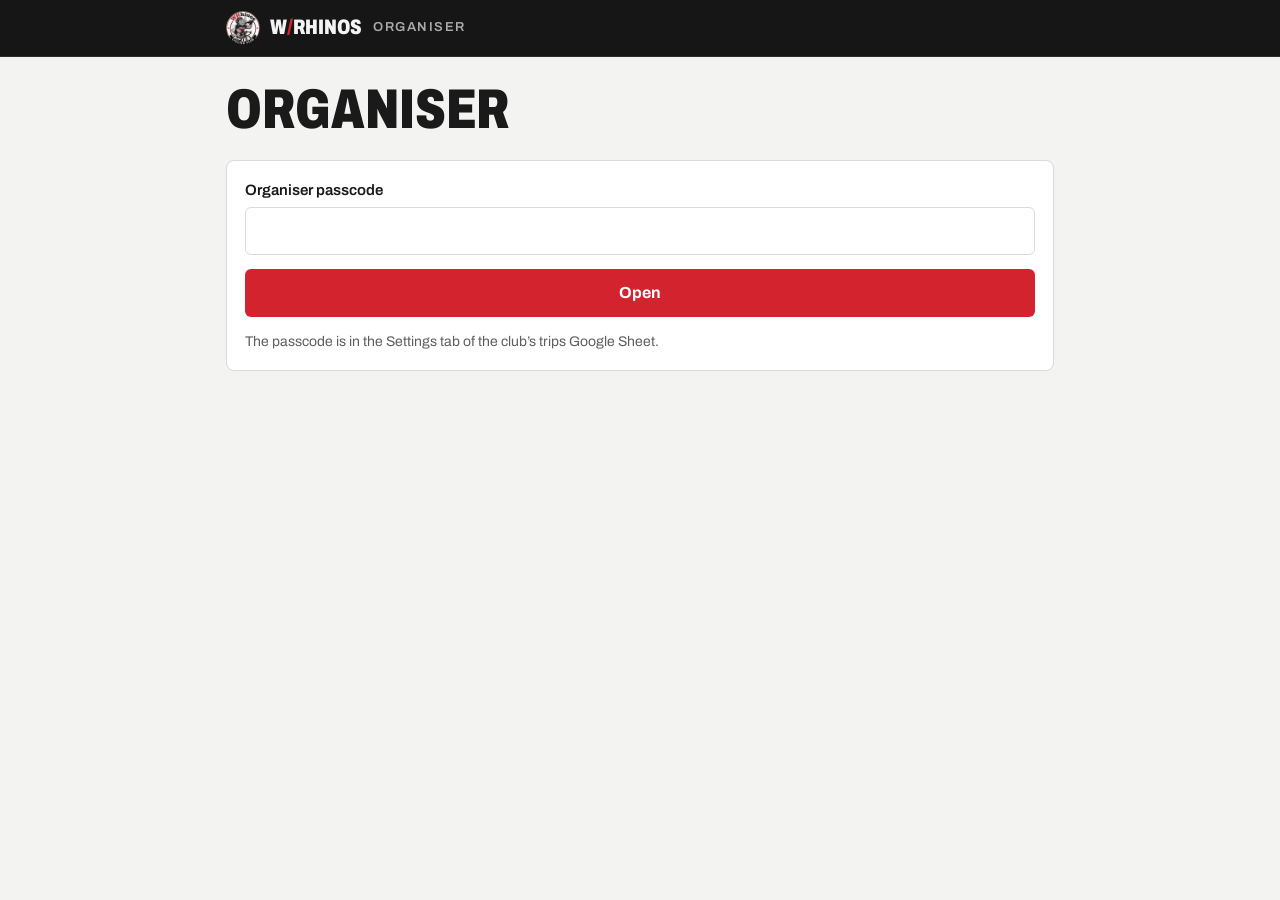
<file: organiser/index.html>
<!doctype html>
<html lang="en-GB">
<head>
<meta charset="utf-8">
<meta name="robots" content="noindex">
<title>W/Rhinos Organiser</title>
<meta http-equiv="refresh" content="0; url=/trips/organiser/">
<link rel="canonical" href="https://wrhinos.com/trips/organiser/">
</head>
<body><p><a href="/trips/organiser/">Go to the organiser page</a></p></body>
</html>
</file>
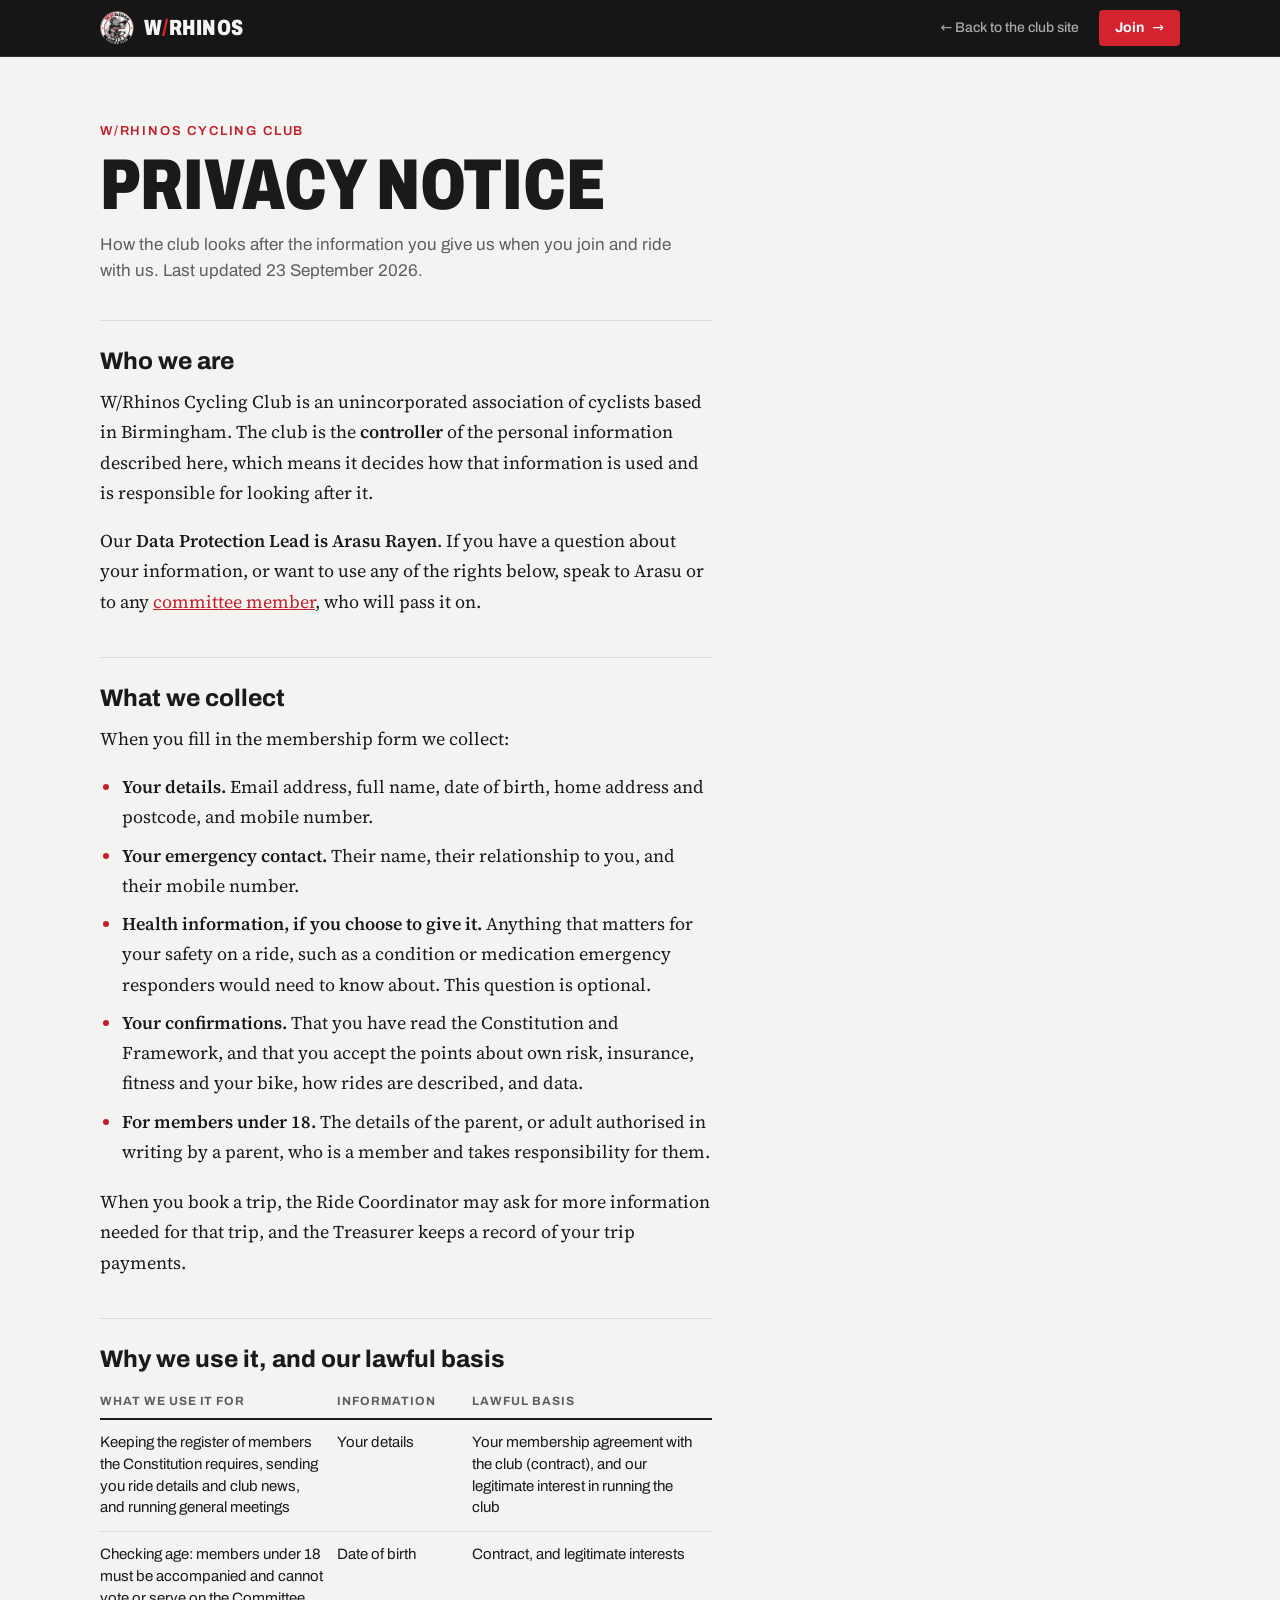
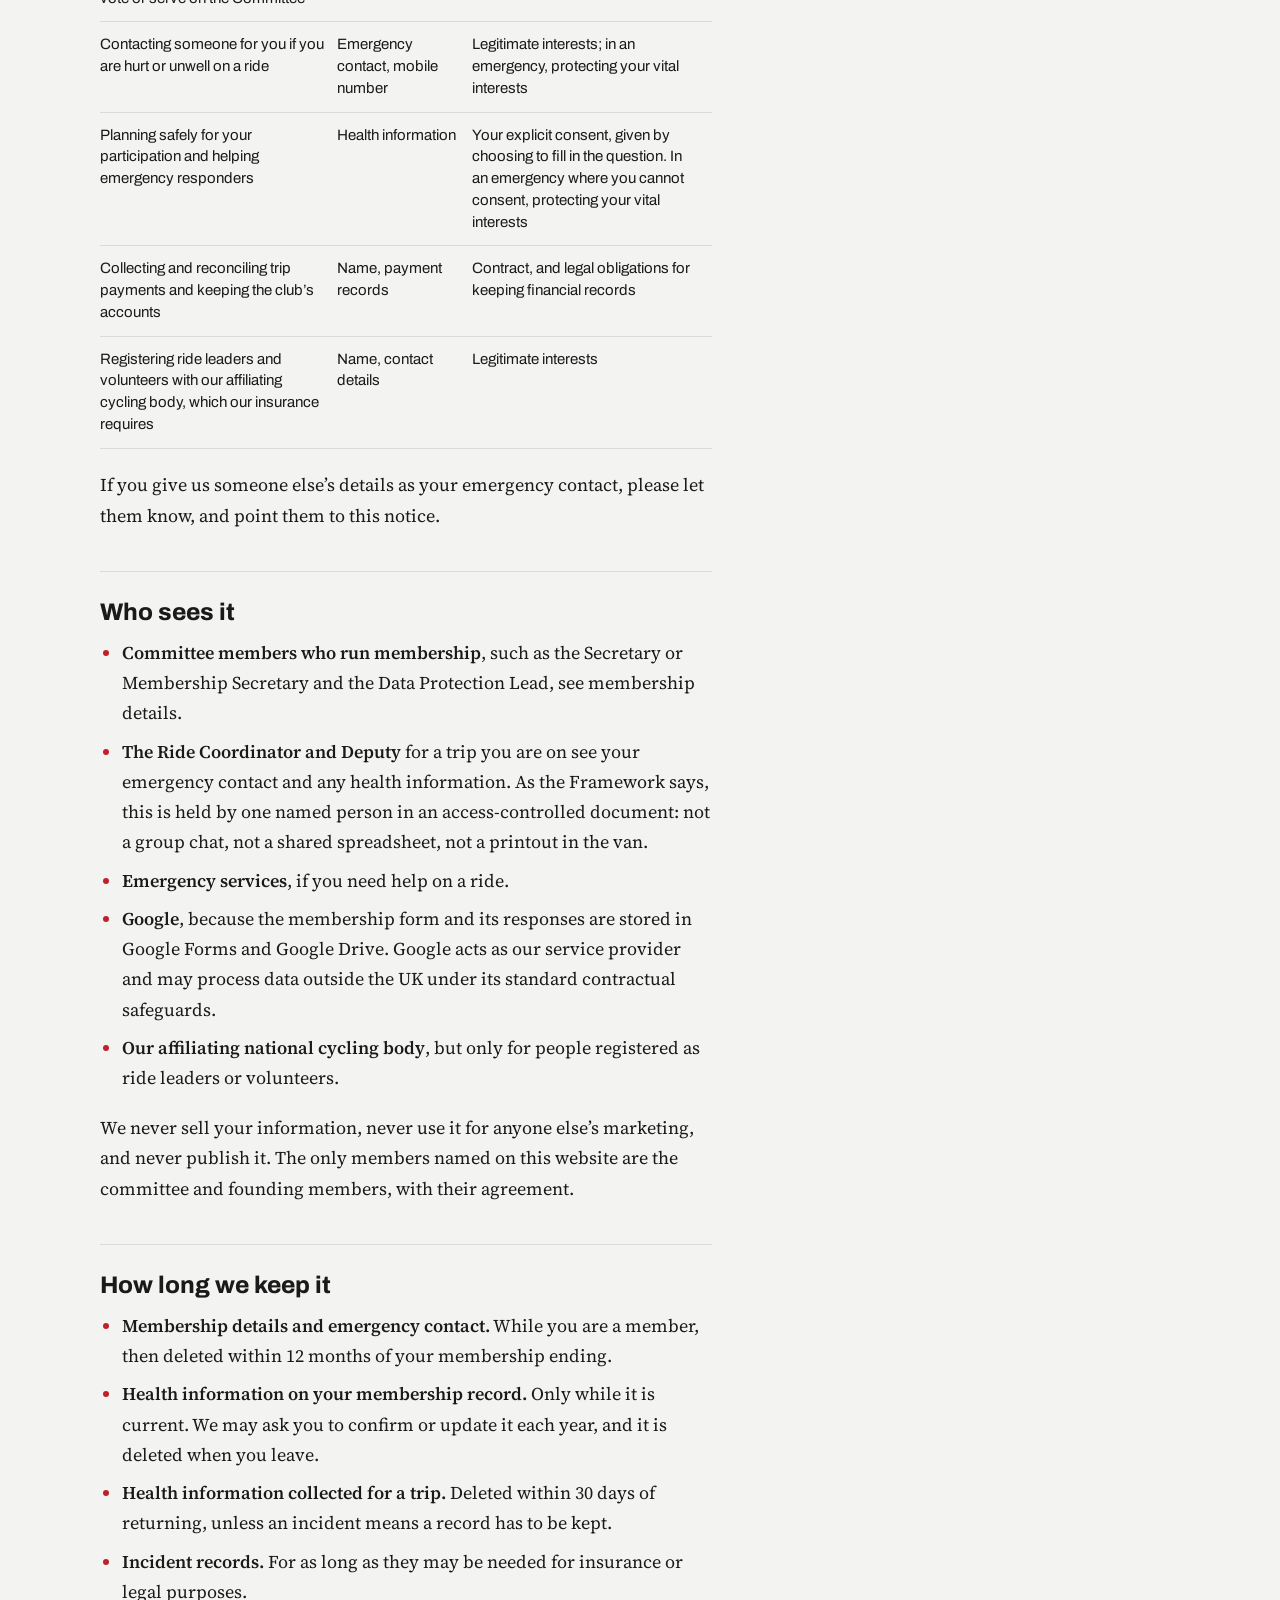
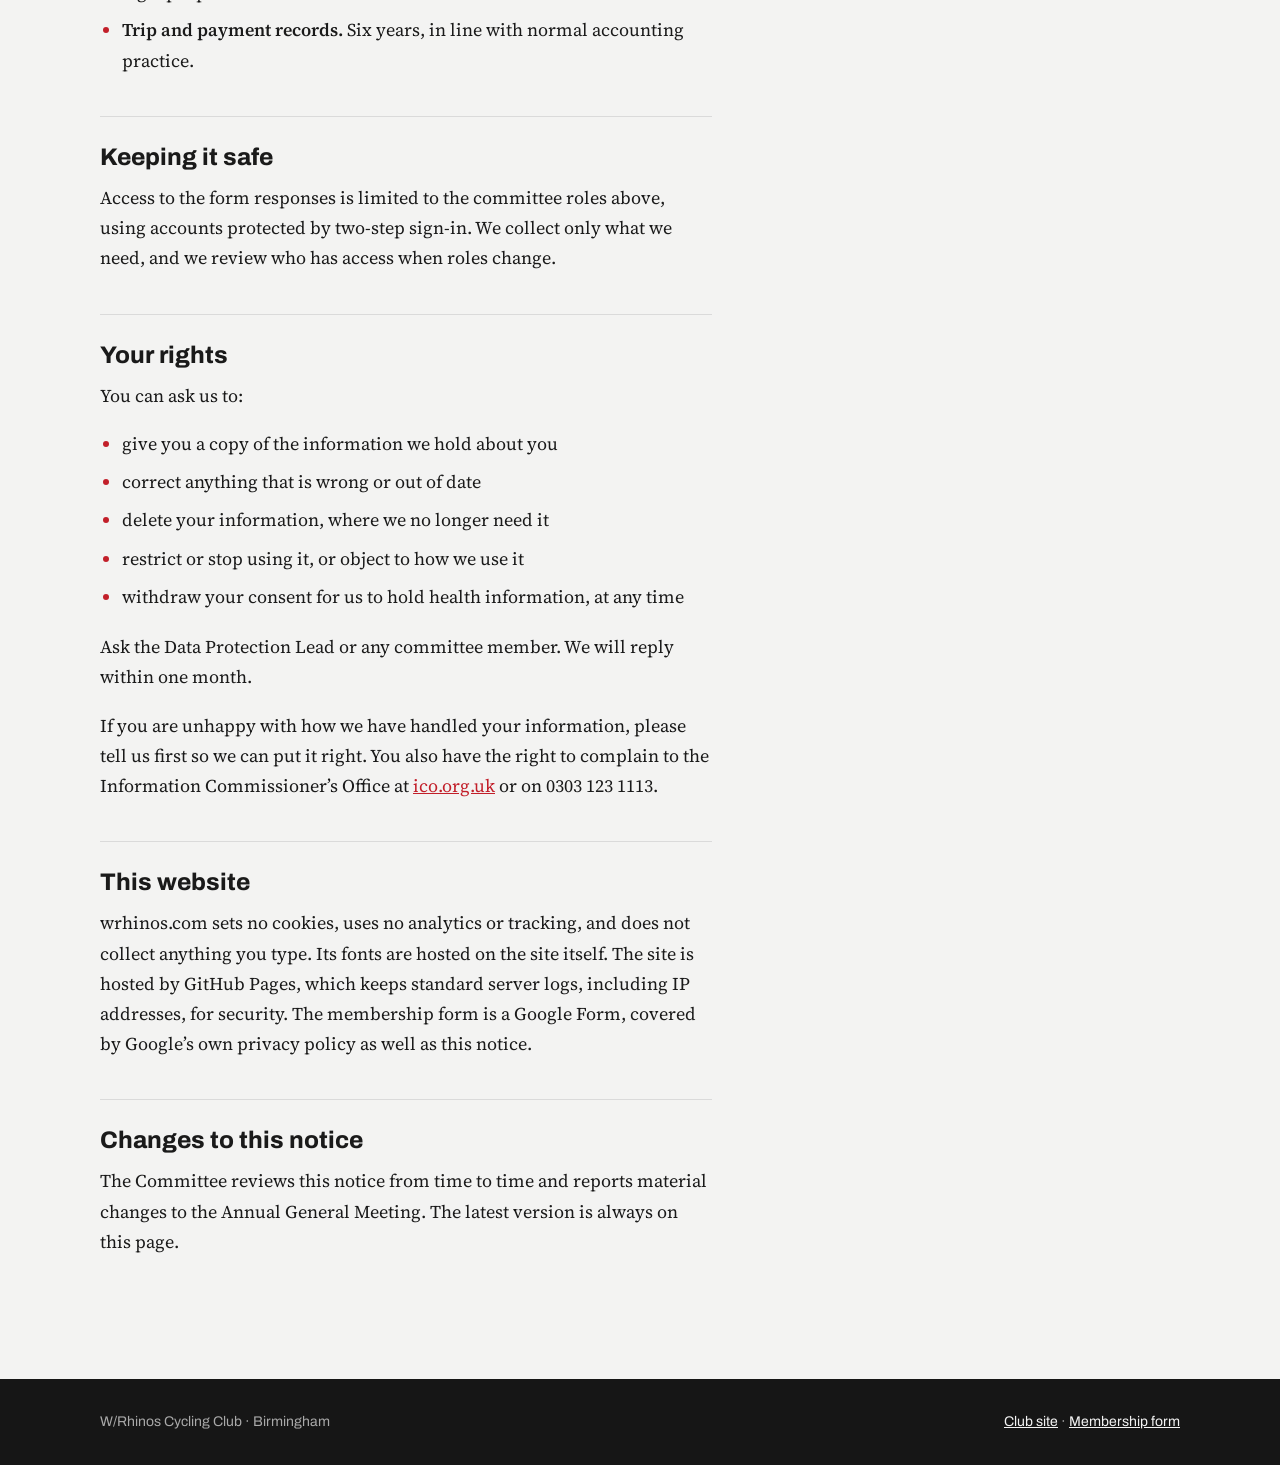
<file: privacy/index.html>
<!doctype html>
<html lang="en-GB">
<head>
<meta charset="utf-8">
<meta name="viewport" content="width=device-width, initial-scale=1, viewport-fit=cover">
<meta name="description" content="How W/Rhinos Cycling Club looks after members' personal information.">
<title>W/Rhinos Privacy Notice</title>
<link rel="icon" type="image/png" href="/img/favicon.png">
<link rel="apple-touch-icon" href="/img/badge.png">
<meta property="og:title" content="W/Rhinos Cycling Club">
<meta property="og:description" content="Freedom through Responsibility. Adventure through Community. How to join, plus the Framework and Constitution.">
<meta property="og:image" content="https://wrhinos.com/img/badge.png">
<meta property="og:url" content="https://wrhinos.com/privacy/">
<meta property="og:type" content="website">
<meta name="theme-color" content="#161616">
<style>[hidden]{display:none!important}body{margin:0}img{max-width:100%}</style>
<link rel="stylesheet" href="/fonts/fonts.css">
<style>
:root{
  --ground:#F3F3F2; --surface:#FFFFFF; --ink:#1A1A1A; --muted:#5E5E5E; --rule:#DADADA;
  --accent:#C21F2A; --accent-ink:#FFFFFF; --mark:#D3232F; --mark-ink:#FFFFFF;
  --band:#161616; --band-ink:#F4F4F4; --band-muted:#A9A9A9; --band-rule:#2E2E2E;
  --tint:#ECEBEA;
  --display:"Archivo","Arial Narrow",system-ui,sans-serif;
  --sans:"Archivo",system-ui,-apple-system,"Segoe UI",sans-serif;
  --serif:"Source Serif 4",Georgia,"Times New Roman",serif;
  --top: env(safe-area-inset-top, 0px);
}
@media (prefers-color-scheme: dark){
  :root:not([data-theme="light"]){
    color-scheme:dark;
    --ground:#121212; --surface:#1B1B1B; --ink:#EDEDED; --muted:#A3A3A3; --rule:#2E2E2E;
    --accent:#EE5A62; --accent-ink:#121212; --tint:#242424; --mark:#E0333E;
    --band:#0A0A0A; --band-ink:#EDEDED; --band-muted:#8F8F8F; --band-rule:#262626;
  }
}
:root[data-theme="dark"]{
  color-scheme:dark;
  --ground:#121212; --surface:#1B1B1B; --ink:#EDEDED; --muted:#A3A3A3; --rule:#2E2E2E;
    --accent:#EE5A62; --accent-ink:#121212; --tint:#242424; --mark:#E0333E;
    --band:#0A0A0A; --band-ink:#EDEDED; --band-muted:#8F8F8F; --band-rule:#262626;
}
*{box-sizing:border-box}
html{scroll-behavior:smooth; scroll-padding-top:calc(var(--top) + 72px)}
@media (prefers-reduced-motion: reduce){html{scroll-behavior:auto}}
body{background:var(--ground); color:var(--ink); font-family:var(--sans); font-size:16px; line-height:1.55}
a{color:var(--accent)}
a:focus-visible,button:focus-visible,summary:focus-visible{outline:3px solid var(--mark); outline-offset:2px; border-radius:2px}
.wrap{max-width:1120px; margin:0 auto; padding-inline:20px}
.slash{color:var(--mark)}

/* top bar */
.bar{position:sticky; top:var(--top); z-index:10; background:var(--band); color:var(--band-ink); border-bottom:1px solid var(--band-rule)}
.bar .wrap{display:flex; align-items:center; gap:20px; min-height:56px}
.wordmark{font-family:var(--display); font-stretch:75%; font-weight:850; font-size:22px; letter-spacing:.02em; color:var(--band-ink); text-decoration:none; text-transform:uppercase}
.bar nav{display:flex; gap:18px; margin-left:auto; flex-wrap:wrap}
.bar nav a{color:var(--band-muted); text-decoration:none; font-size:14px; font-weight:500}
.bar nav a:hover{color:var(--band-ink)}
.bar .btn{padding:8px 14px; font-size:14px}
.menu-btn{display:none; background:none; border:1px solid var(--band-rule); color:var(--band-ink); border-radius:4px; width:40px; height:38px; cursor:pointer; padding:0; align-items:center; justify-content:center}
.menu-btn svg{display:block}
.menu-btn .x{display:none}
.bar.open .menu-btn .x{display:block}
.bar.open .menu-btn .lines{display:none}
@media (max-width:720px){
  .bar .wrap{position:relative; gap:12px}
  .bar .btn{margin-left:auto}
  .menu-btn{display:inline-flex}
  .bar nav{display:none; position:absolute; left:0; right:0; top:100%; flex-direction:column; gap:0; margin:0; background:var(--band); border-bottom:1px solid var(--band-rule); padding:4px 20px 12px}
  .bar.open nav{display:flex}
  .bar nav a{font-size:17px; padding:13px 0; border-top:1px solid var(--band-rule); color:var(--band-ink)}
  .bar nav a:first-child{border-top:0}
}

.btn{display:inline-flex; align-items:center; gap:8px; font-family:var(--sans); font-weight:700; font-size:16px; text-decoration:none; border-radius:4px; padding:13px 20px; border:2px solid transparent; cursor:pointer; line-height:1.1}
.btn-mark{background:var(--mark); color:var(--mark-ink)}
.btn-mark:hover{filter:brightness(1.06)}
.btn-line{border-color:currentColor; color:inherit; background:transparent}
.btn-line:hover{background:color-mix(in srgb, currentColor 10%, transparent)}
.btn .arr{font-weight:400}

/* hero */
.hero{background:var(--band); color:var(--band-ink); padding-block:56px 64px; overflow:hidden}
.eyebrow{font-size:13px; font-weight:600; letter-spacing:.14em; text-transform:uppercase; color:var(--band-muted); margin:0 0 14px}
.hero h1{font-family:var(--display); font-stretch:62%; font-weight:900; font-size:clamp(64px, 15vw, 196px); line-height:.86; white-space:nowrap; letter-spacing:-.01em; margin:0; text-transform:uppercase}
.hero h1 .slash{display:inline-block; transform:skewX(-8deg)}
.ethos{font-family:var(--display); font-stretch:85%; font-weight:600; font-size:clamp(20px, 3vw, 28px); line-height:1.2; margin:22px 0 0; max-width:22ch; text-wrap:balance}
.ethos span{display:block; color:var(--band-muted)}
.hero-lead{font-family:var(--serif); font-size:18px; line-height:1.6; color:var(--band-ink); opacity:.88; max-width:56ch; margin:26px 0 30px}
.hero-actions{display:flex; flex-wrap:wrap; gap:12px}
.hero-grid{display:grid; grid-template-columns:minmax(0,1fr) 300px; gap:48px; align-items:end}
.wordmark{display:inline-flex; align-items:center; gap:10px}
.wordmark img{border-radius:50%; display:block}
.hero-side{display:flex; flex-direction:column; gap:24px}
.badge{width:100%; max-width:260px; height:auto; display:block; filter:drop-shadow(0 8px 24px rgba(0,0,0,.45))}
@media (max-width:860px){ .hero-side{flex-direction:row; align-items:center} .badge{max-width:120px; flex:none} }
@media (max-width:480px){ .hero-side{flex-direction:column; align-items:flex-start} }
.name-note{margin:0; border-left:2px solid var(--mark); padding-left:16px; font-size:14px; color:var(--band-muted); line-height:1.55}
.name-note b{color:var(--band-ink); font-weight:600}
@media (max-width:860px){ .hero-grid{grid-template-columns:1fr; gap:32px} }

section.block{padding-block:64px}
.block h2.sec{font-family:var(--display); font-stretch:75%; font-weight:800; font-size:clamp(34px, 5vw, 48px); line-height:1; text-transform:uppercase; margin:0 0 10px; letter-spacing:.005em}
.sec-lead{color:var(--muted); font-size:17px; max-width:60ch; margin:0 0 36px}

/* join steps */
.steps{display:grid; grid-template-columns:repeat(2, minmax(0,1fr)); gap:20px}
.step{background:var(--surface); border:1px solid var(--rule); border-radius:6px; padding:28px; display:flex; flex-direction:column; gap:14px}
.step-num{font-family:var(--display); font-stretch:62%; font-weight:900; font-size:56px; line-height:.8; color:var(--accent)}
.step h3{font-size:22px; margin:0; font-weight:700}
.step p{margin:0; color:var(--muted)}
.step .actions{display:flex; flex-wrap:wrap; gap:10px; margin-top:auto; padding-top:6px}
.step .btn-line{color:var(--accent)}
.btn-accent{background:var(--accent); color:var(--accent-ink)}
.btn-accent:hover{filter:brightness(1.08)}
.linkbox{display:flex; align-items:center; gap:8px; background:var(--tint); border-radius:4px; padding:6px 6px 6px 12px; min-width:0}
.linkbox code{font-family:ui-monospace,"SF Mono",Consolas,monospace; font-size:14px; overflow:hidden; text-overflow:ellipsis; white-space:nowrap; flex:1; min-width:0; user-select:all}
.copy{font:600 13px var(--sans); background:var(--surface); color:var(--ink); border:1px solid var(--rule); border-radius:3px; padding:6px 10px; cursor:pointer; white-space:nowrap}
.after{margin-top:22px; color:var(--muted); font-size:15px}
@media (max-width:760px){ .steps{grid-template-columns:1fr} .step{padding:22px} }

/* glance */
.glance{border-top:1px solid var(--rule)}
.facts{display:grid; grid-template-columns:repeat(3, minmax(0,1fr)); gap:0; border-top:2px solid var(--ink)}
.fact{padding:22px 24px 26px 0; border-bottom:1px solid var(--rule)}
.fact:not(:nth-child(3n+1)){padding-left:24px; border-left:1px solid var(--rule)}
.fact .k{font-family:var(--display); font-stretch:75%; font-weight:800; font-size:26px; line-height:1.05; text-transform:uppercase; margin:0 0 8px}
.fact p{margin:0; color:var(--muted); font-size:15px}
.fact .src{display:block; margin-top:10px; font-size:12px; letter-spacing:.06em; text-transform:uppercase; color:var(--muted); opacity:.8}
@media (max-width:860px){
  .facts{grid-template-columns:1fr 1fr}
  .fact:not(:nth-child(3n+1)){padding-left:0; border-left:0}
  .fact:nth-child(even){padding-left:20px; border-left:1px solid var(--rule)}
}
@media (max-width:540px){
  .facts{grid-template-columns:1fr}
  .fact:nth-child(even){padding-left:0; border-left:0}
}

/* reader */
.reader{background:var(--surface); border-top:1px solid var(--rule); border-bottom:1px solid var(--rule)}
.tabs{display:flex; gap:4px; border-bottom:1px solid var(--rule); margin-bottom:0; flex-wrap:wrap}
.tab{font:700 16px var(--sans); background:none; border:0; border-bottom:3px solid transparent; color:var(--muted); padding:12px 16px 12px 0; margin-right:16px; cursor:pointer}
.tab[aria-selected="true"]{color:var(--ink); border-bottom-color:var(--mark)}
.tab small{font-weight:500; color:var(--muted); margin-left:6px}
.doc-head{display:flex; flex-wrap:wrap; gap:12px 24px; align-items:baseline; justify-content:space-between; padding-block:22px; border-bottom:1px solid var(--rule)}
.doc-head p{margin:0; color:var(--muted); font-size:15px; max-width:60ch}
.doc-head a{font-weight:600; font-size:15px; white-space:nowrap}
.doc-grid{display:grid; grid-template-columns:260px minmax(0,1fr); gap:48px; padding-top:28px}
.toc{position:sticky; top:calc(var(--top) + 76px); align-self:start; max-height:calc(100vh - var(--top) - 96px); overflow:auto; font-size:14px}
.toc summary{font-weight:700; font-size:13px; letter-spacing:.12em; text-transform:uppercase; color:var(--muted); cursor:pointer; padding:6px 0; list-style:none}
.toc summary::-webkit-details-marker{display:none}
.toc ol{list-style:none; margin:8px 0 0; padding:0}
.toc a{display:flex; gap:8px; color:var(--muted); text-decoration:none; padding:4px 0 4px 10px; border-left:2px solid transparent; line-height:1.35}
.toc a:hover{color:var(--ink)}
.toc a.on{color:var(--ink); border-left-color:var(--mark)}
.toc .toc-part a{color:var(--ink); font-weight:700; margin-top:12px; padding-left:10px}
.toc .toc-part:first-child a{margin-top:0}
.toc .toc-part span, .toc .toc-sec span{font-family:var(--display); font-stretch:75%; font-weight:700; color:var(--accent); min-width:1.6em}
.toc .toc-sec a{padding-left:22px}
#toc-co .toc-sec a{padding-left:10px}
@media (max-width:900px){
  .doc-grid{grid-template-columns:1fr; gap:8px; padding-top:16px}
  .toc{position:static; max-height:none; border:1px solid var(--rule); border-radius:4px; padding:4px 14px}
  .toc summary::after{content:" ▾"}
  .toc details[open] summary::after{content:" ▴"}
}

.doc{font-family:var(--serif); font-size:18px; line-height:1.68; max-width:68ch; padding-bottom:40px}
.doc p{margin:0 0 1em}
.doc h2{font-family:var(--display); font-stretch:75%; font-weight:850; font-size:clamp(34px,5vw,46px); line-height:1; text-transform:uppercase; margin:56px 0 24px; padding-top:22px; border-top:2px solid var(--ink); text-wrap:balance}
.doc .part:first-child h2{margin-top:8px}
.part-num{display:block; font-size:15px; font-weight:700; letter-spacing:.14em; color:var(--accent); margin-bottom:8px}
.doc h3{font-family:var(--sans); font-size:22px; font-weight:750; line-height:1.25; margin:40px 0 12px; text-wrap:balance}
.doc h4{font-family:var(--sans); font-size:17px; font-weight:700; margin:28px 0 6px}
.doc blockquote{margin:0 0 1.2em; padding:0 0 0 18px; border-left:3px solid var(--mark); font-style:italic; color:var(--muted); font-size:20px}
.doc .motto{font-family:var(--display); font-stretch:80%; font-weight:700; font-size:21px; text-align:left; margin:28px 0; color:var(--accent)}
.doc ul{margin:0 0 1.1em; padding-left:1.2em}
.doc li{margin:0 0 .45em}
.doc li::marker{color:var(--accent)}
.doc strong{font-weight:600}
.clause{display:grid; grid-template-columns:3em minmax(0,1fr); gap:0 6px}
.clause-num{font-family:var(--display); font-stretch:75%; font-weight:700; color:var(--accent); font-size:.92em}
.doc h3 .clause-num{display:inline-block; min-width:1.7em; font-size:1em}
.signers{display:grid; grid-template-columns:repeat(auto-fill, minmax(180px,1fr)); gap:14px 24px; margin:20px 0; font-family:var(--sans)}
.signers dt{font-size:12px; letter-spacing:.1em; text-transform:uppercase; color:var(--muted)}
.signers dd{margin:2px 0 0; font-weight:600; font-size:17px}
.note{font-size:15px; color:var(--muted)}
.to-top{font-family:var(--sans); font-size:14px; font-weight:600}

/* committee */
.committee .officers{gap:20px 40px; margin:0 0 20px}
.officers dt{font-size:12px; letter-spacing:.12em; text-transform:uppercase; color:var(--muted)}
.officers dd{margin:4px 0 0; font-family:var(--display); font-stretch:80%; font-weight:750; font-size:28px; line-height:1.1}
.committee p{color:var(--muted); max-width:60ch}

.founders-h{font-size:13px; font-weight:700; letter-spacing:.12em; text-transform:uppercase; color:var(--muted); margin:36px 0 12px; padding-top:24px; border-top:1px solid var(--rule)}
.founders{list-style:none; margin:0 0 28px; padding:0; display:flex; flex-wrap:wrap; gap:8px}
.founders li{background:var(--surface); border:1px solid var(--rule); border-radius:999px; padding:6px 14px; font-weight:600; font-size:15px}
.committee .officers{display:grid; grid-template-columns:repeat(auto-fill, minmax(200px,1fr))}
/* privacy page */
.page-title{font-family:var(--display); font-stretch:75%; font-weight:850; font-size:clamp(44px, 7vw, 72px); line-height:.95; text-transform:uppercase; margin:0 0 12px}
.eyebrow-dark{font-size:13px; font-weight:600; letter-spacing:.14em; text-transform:uppercase; color:var(--accent); margin:0 0 10px}
.privacy h2{font-family:var(--sans); font-stretch:100%; font-size:24px; font-weight:750; text-transform:none; border-top:1px solid var(--rule); padding-top:28px; margin:40px 0 14px}
.privacy h2:first-child{margin-top:0}
.table-wrap{overflow-x:auto; margin:0 0 1.2em}
.privacy table{border-collapse:collapse; font-family:var(--sans); font-size:15px; line-height:1.45; min-width:560px}
.privacy th{text-align:left; font-size:12px; letter-spacing:.08em; text-transform:uppercase; color:var(--muted); padding:8px 12px 8px 0; border-bottom:2px solid var(--ink)}
.privacy td{vertical-align:top; padding:12px 12px 12px 0; border-bottom:1px solid var(--rule)}
@media (max-width:720px){ .bar .plain-nav{display:none} }
footer{background:var(--band); color:var(--band-muted); padding-block:32px; font-size:14px}
footer .wrap{display:flex; flex-wrap:wrap; gap:10px 32px; justify-content:space-between}
footer a{color:var(--band-ink)}
.toast{position:fixed; left:50%; bottom:calc(20px + env(safe-area-inset-bottom, 0px)); transform:translateX(-50%); background:var(--ink); color:var(--ground); padding:10px 16px; border-radius:4px; font-size:14px; font-weight:600; z-index:20}
</style>
</head>
<body>
<header class="bar">
  <div class="wrap">
    <a class="wordmark" href="/"><img src="/img/badge.png" alt="" width="34" height="34"><span>W<span class="slash">/</span>Rhinos</span></a>
    <nav aria-label="Sections" class="plain-nav">
      <a href="/">← Back to the club site</a>
    </nav>
    <a class="btn btn-mark" href="https://forms.gle/cbHLRxi53QGC8Hys6" target="_blank" rel="noopener">Join <span class="arr">→</span></a>
  </div>
</header>

<main id="top">
  <section class="block">
    <div class="wrap">
      <p class="eyebrow-dark">W/Rhinos Cycling Club</p>
      <h1 class="page-title">Privacy notice</h1>
      <p class="sec-lead">How the club looks after the information you give us when you join and ride with us. Last updated 23 September 2026.</p>

      <article class="doc privacy">
        <h2 id="who">Who we are</h2>
        <p>W/Rhinos Cycling Club is an unincorporated association of cyclists based in Birmingham. The club is the <strong>controller</strong> of the personal information described here, which means it decides how that information is used and is responsible for looking after it.</p>
        <p>Our <strong>Data Protection Lead is Arasu Rayen</strong>. If you have a question about your information, or want to use any of the rights below, speak to Arasu or to any <a href="/#committee">committee member</a>, who will pass it on.</p>

        <h2 id="what">What we collect</h2>
        <p>When you fill in the membership form we collect:</p>
        <ul>
          <li><strong>Your details.</strong> Email address, full name, date of birth, home address and postcode, and mobile number.</li>
          <li><strong>Your emergency contact.</strong> Their name, their relationship to you, and their mobile number.</li>
          <li><strong>Health information, if you choose to give it.</strong> Anything that matters for your safety on a ride, such as a condition or medication emergency responders would need to know about. This question is optional.</li>
          <li><strong>Your confirmations.</strong> That you have read the Constitution and Framework, and that you accept the points about own risk, insurance, fitness and your bike, how rides are described, and data.</li>
          <li><strong>For members under 18.</strong> The details of the parent, or adult authorised in writing by a parent, who is a member and takes responsibility for them.</li>
        </ul>
        <p>When you book a trip, the Ride Coordinator may ask for more information needed for that trip, and the Treasurer keeps a record of your trip payments.</p>

        <h2 id="why">Why we use it, and our lawful basis</h2>
        <div class="table-wrap">
          <table>
            <thead><tr><th scope="col">What we use it for</th><th scope="col">Information</th><th scope="col">Lawful basis</th></tr></thead>
            <tbody>
              <tr><td>Keeping the register of members the Constitution requires, sending you ride details and club news, and running general meetings</td><td>Your details</td><td>Your membership agreement with the club (contract), and our legitimate interest in running the club</td></tr>
              <tr><td>Checking age: members under 18 must be accompanied and cannot vote or serve on the Committee</td><td>Date of birth</td><td>Contract, and legitimate interests</td></tr>
              <tr><td>Contacting someone for you if you are hurt or unwell on a ride</td><td>Emergency contact, mobile number</td><td>Legitimate interests; in an emergency, protecting your vital interests</td></tr>
              <tr><td>Planning safely for your participation and helping emergency responders</td><td>Health information</td><td>Your explicit consent, given by choosing to fill in the question. In an emergency where you cannot consent, protecting your vital interests</td></tr>
              <tr><td>Collecting and reconciling trip payments and keeping the club’s accounts</td><td>Name, payment records</td><td>Contract, and legal obligations for keeping financial records</td></tr>
              <tr><td>Registering ride leaders and volunteers with our affiliating cycling body, which our insurance requires</td><td>Name, contact details</td><td>Legitimate interests</td></tr>
            </tbody>
          </table>
        </div>
        <p>If you give us someone else’s details as your emergency contact, please let them know, and point them to this notice.</p>

        <h2 id="who-sees">Who sees it</h2>
        <ul>
          <li><strong>Committee members who run membership</strong>, such as the Secretary or Membership Secretary and the Data Protection Lead, see membership details.</li>
          <li><strong>The Ride Coordinator and Deputy</strong> for a trip you are on see your emergency contact and any health information. As the Framework says, this is held by one named person in an access-controlled document: not a group chat, not a shared spreadsheet, not a printout in the van.</li>
          <li><strong>Emergency services</strong>, if you need help on a ride.</li>
          <li><strong>Google</strong>, because the membership form and its responses are stored in Google Forms and Google Drive. Google acts as our service provider and may process data outside the UK under its standard contractual safeguards.</li>
          <li><strong>Our affiliating national cycling body</strong>, but only for people registered as ride leaders or volunteers.</li>
        </ul>
        <p>We never sell your information, never use it for anyone else’s marketing, and never publish it. The only members named on this website are the committee and founding members, with their agreement.</p>

        <h2 id="how-long">How long we keep it</h2>
        <ul>
          <li><strong>Membership details and emergency contact.</strong> While you are a member, then deleted within 12 months of your membership ending.</li>
          <li><strong>Health information on your membership record.</strong> Only while it is current. We may ask you to confirm or update it each year, and it is deleted when you leave.</li>
          <li><strong>Health information collected for a trip.</strong> Deleted within 30 days of returning, unless an incident means a record has to be kept.</li>
          <li><strong>Incident records.</strong> For as long as they may be needed for insurance or legal purposes.</li>
          <li><strong>Trip and payment records.</strong> Six years, in line with normal accounting practice.</li>
        </ul>

        <h2 id="safe">Keeping it safe</h2>
        <p>Access to the form responses is limited to the committee roles above, using accounts protected by two-step sign-in. We collect only what we need, and we review who has access when roles change.</p>

        <h2 id="rights">Your rights</h2>
        <p>You can ask us to:</p>
        <ul>
          <li>give you a copy of the information we hold about you</li>
          <li>correct anything that is wrong or out of date</li>
          <li>delete your information, where we no longer need it</li>
          <li>restrict or stop using it, or object to how we use it</li>
          <li>withdraw your consent for us to hold health information, at any time</li>
        </ul>
        <p>Ask the Data Protection Lead or any committee member. We will reply within one month.</p>
        <p>If you are unhappy with how we have handled your information, please tell us first so we can put it right. You also have the right to complain to the Information Commissioner’s Office at <a href="https://ico.org.uk/make-a-complaint/" target="_blank" rel="noopener">ico.org.uk</a> or on 0303 123 1113.</p>

        <h2 id="website">This website</h2>
        <p>wrhinos.com sets no cookies, uses no analytics or tracking, and does not collect anything you type. Its fonts are hosted on the site itself. The site is hosted by GitHub Pages, which keeps standard server logs, including IP addresses, for security. The membership form is a Google Form, covered by Google’s own privacy policy as well as this notice.</p>

        <h2 id="changes">Changes to this notice</h2>
        <p>The Committee reviews this notice from time to time and reports material changes to the Annual General Meeting. The latest version is always on this page.</p>
      </article>
    </div>
  </section>
</main>

<footer>
  <div class="wrap">
    <span>W/Rhinos Cycling Club · Birmingham</span>
    <span><a href="/">Club site</a> · <a href="https://forms.gle/cbHLRxi53QGC8Hys6" target="_blank" rel="noopener">Membership form</a></span>
  </div>
</footer>

</body>
</html>
</file>
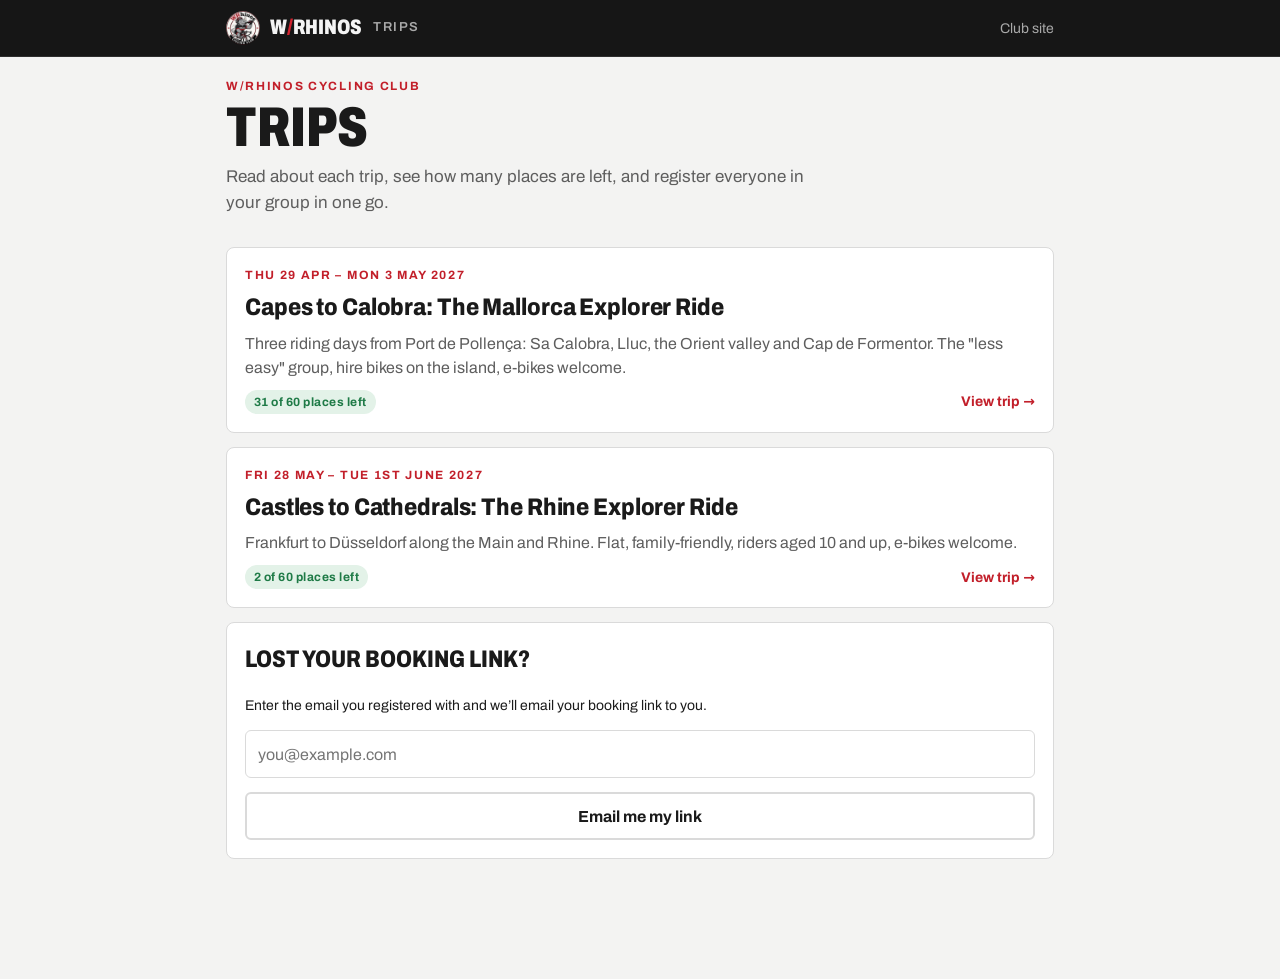
<file: trips/index.html>
<!doctype html>
<html lang="en-GB">
<head>
<meta charset="utf-8">
<meta name="viewport" content="width=device-width, initial-scale=1, viewport-fit=cover">
<title>W/Rhinos Trips</title>
<meta name="description" content="W/Rhinos Cycling Club trips: details, places left and registration.">
<meta name="theme-color" content="#161616">
<link rel="manifest" href="/trips/manifest.webmanifest">
<link rel="icon" type="image/png" href="/img/favicon.png">
<link rel="apple-touch-icon" href="/img/icon-180.png">
<meta name="apple-mobile-web-app-capable" content="yes">
<meta name="apple-mobile-web-app-title" content="W/Rhinos">
<meta name="apple-mobile-web-app-status-bar-style" content="black">
<meta property="og:title" content="W/Rhinos Trips">
<meta property="og:description" content="Trip details, places left and registration.">
<meta property="og:image" content="https://wrhinos.com/img/badge.png">
<link rel="stylesheet" href="/fonts/fonts.css">
<link rel="stylesheet" href="/trips/trips.css">
</head>
<body>
<header class="bar">
  <div class="wrap">
    <a class="wordmark" href="/trips/"><img src="/img/badge.png" alt="" width="34" height="34"><span>W<span class="slash">/</span>Rhinos</span><small>Trips</small></a>
    <div class="right"><a class="lnk" href="/">Club site</a></div>
  </div>
</header>

<main class="wrap">
  <div class="loading" id="loading"><span class="spinner"></span><span id="loadingText">Loading trips…</span></div>
  <div class="error" id="loadError" hidden></div>

  <!-- list of trips -->
  <section id="listView" class="stack" hidden>
    <div>
      <p class="eyebrow">W/Rhinos Cycling Club</p>
      <h1 class="page-title">Trips</h1>
      <p class="lead">Read about each trip, see how many places are left, and register everyone in your group in one go.</p>
    </div>
    <div id="mine" class="card stack" hidden>
      <h2 class="section-title">Your bookings</h2>
      <div id="mineList" class="stack"></div>
    </div>
    <div id="tripList" class="trips"></div>
    <form class="card stack" id="lostForm" novalidate>
      <h2 class="section-title" id="lost">Lost your booking link?</h2>
      <p class="small" style="margin:0">Enter the email you registered with and we’ll email your booking link to you.</p>
      <div class="field"><label for="lostEmail" class="sr">Email</label><input type="email" id="lostEmail" autocomplete="email" placeholder="you@example.com"></div>
      <div class="error" id="lostError" hidden></div>
      <div class="success" id="lostDone" hidden></div>
      <button type="submit" class="btn btn-line" id="lostBtn">Email me my link</button>
    </form>
  </section>

  <!-- one trip -->
  <section id="tripView" class="stack" hidden>
    <a href="/trips/" class="small">← All trips</a>
    <div>
      <p class="eyebrow" id="tDates"></p>
      <h1 class="page-title trip-name" id="tName"></h1>
      <p class="lead" id="tSummary"></p>
    </div>
    <div class="card places" id="placesCard">
      <div class="big" id="placesBig"></div>
      <div class="meter" aria-hidden="true"><span id="placesMeter"></span></div>
      <div class="small muted" id="placesNote"></div>
      <div class="row"><a class="btn btn-primary" href="#register" id="registerTop">Register</a></div>
    </div>
    <div class="card stack" id="routesCard" hidden>
      <h2 class="section-title">Routes</h2>
      <ul class="routes" id="routes"></ul>
    </div>
    <article class="md" id="tDetails"></article>
  </section>

  <!-- registration -->
  <section id="registerView" class="stack" hidden>
    <a href="#" class="small" id="backToTrip">← Back to the trip details</a>
    <div>
      <p class="eyebrow" id="rTrip"></p>
      <h1 class="page-title">Register</h1>
      <p class="lead">This ride is for W/Rhinos members. Not a member yet? <a href="https://forms.gle/cbHLRxi53QGC8Hys6" target="_blank" rel="noopener">Join first</a>. Everyone going needs a place, so add your whole family or group here in one go.</p>
      <p class="small muted" id="rPayNote" style="margin:0"></p>
    </div>
    <form id="regForm" class="stack" novalidate>
      <fieldset class="stack">
        <legend class="section-title">Who's going</legend>
        <p class="small muted" style="margin:0"><span class="req-star">*</span> required</p>
        <div id="people" class="stack"></div>
        <button type="button" class="btn btn-line" id="addPerson">+ Add another person</button>
      </fieldset>

      <fieldset class="card stack">
        <legend class="section-title">Contact details</legend>
        <div class="field"><label class="req" for="email">Email</label><input type="email" id="email" data-required autocomplete="email"><span class="hint">Your booking link is sent here, so you can check or update your booking any time.</span></div>
        <div class="field"><label class="req" for="address">Address</label><textarea id="address" data-required rows="3" autocomplete="street-address"></textarea></div>
      </fieldset>

      <fieldset class="card stack">
        <legend class="section-title">Emergency contact</legend>
        <p class="hint" style="margin:0">Someone at home, not on the trip, we can call if anyone in your booking is hurt or unwell.</p>
        <div class="grid2">
          <div class="field"><label for="emergencyName">Full name</label><input type="text" id="emergencyName"></div>
          <div class="field"><label for="emergencyMobile">Phone number</label><input type="tel" id="emergencyMobile"></div>
        </div>
      </fieldset>

      <fieldset class="card stack">
        <legend class="section-title">Room and travel</legend>
        <fieldset class="field"><legend class="label">I would prefer a</legend><div id="roomTypes" class="stack"></div>
          <span class="hint">We'll do our best, but we can't promise.</span></fieldset>
        <div class="field"><label for="roomRequests">Tell us who you'd like to share with</label><input type="text" id="roomRequests">
          <span class="hint">We'll do our best, but we can't promise.</span></div>
        <div class="field"><label for="notes">Anything else the organiser should know (optional)</label><textarea id="notes"></textarea></div>
      </fieldset>

      <fieldset class="card stack">
        <legend class="section-title">Small print</legend>
        <label class="check"><input type="checkbox" id="a_charter"><span>I've read the W/Rhinos <a href="/#fw-part-ii-the-ride-charter" target="_blank" rel="noopener">Ride Charter</a> and On the Road one-pager</span></label>
        <label class="check"><input type="checkbox" id="a_deposit"><span>I understand the deposit is non-refundable</span></label>
        <label class="check"><input type="checkbox" id="a_insurance"><span>I'll have my own travel insurance that covers cycling</span></label>
        <label class="check"><input type="checkbox" id="a_members"><span>I'm a W/Rhinos member, or I've sent in the <a href="https://forms.gle/cbHLRxi53QGC8Hys6" target="_blank" rel="noopener">membership form</a></span></label>
        <p class="small muted" style="margin:0">We use these details to run the trip, as set out in our <a href="/privacy/" target="_blank" rel="noopener">privacy notice</a>.</p>
      </fieldset>

      <div class="hp" aria-hidden="true" style="position:absolute;left:-9999px"><label for="website">Leave empty</label><input type="text" id="website" tabindex="-1" autocomplete="off"></div>

      <div class="error" id="regError" role="alert" hidden></div>

      <div class="notice stack" id="fullPanel" hidden>
        <div id="fullText"></div>
        <div class="row">
          <button type="button" class="btn btn-primary" id="joinWaiting">Join the waiting list together</button>
          <button type="button" class="btn btn-line" id="cancelWaiting">Go back</button>
        </div>
      </div>

      <div class="card stack" id="submitCard">
        <div id="regSummary" class="small"></div>
        <button type="submit" class="btn btn-primary btn-block" id="submitBtn"><span class="spinner" id="submitSpin" hidden></span><span id="submitText">Register</span></button>
        <p class="small muted" id="slowHint" hidden style="margin:0">Still working… the booking system can take up to 30 seconds to wake up. Please don't close this page.</p>
      </div>
    </form>
  </section>

  <!-- after registering -->
  <section id="resultView" class="stack" hidden>
    <div>
      <p class="eyebrow" id="resTrip"></p>
      <h1 class="page-title" id="resTitle"></h1>
      <p class="lead" id="resLead"></p>
    </div>
    <div class="card stack paybox" id="payCard">
      <h2 class="section-title">Pay your deposit</h2>
      <p class="small" style="margin:0">By bank transfer to the club account, within <b id="resDays"></b> days. Use exactly this reference so we can find your payment.</p>
      <dl>
        <dt>Amount</dt><dd id="resAmount"></dd><button type="button" class="copy" data-copy="amount">Copy</button>
        <dt>Account name</dt><dd id="resAccName"></dd><button type="button" class="copy" data-copy="name">Copy</button>
        <dt>Sort code</dt><dd id="resSort"></dd><button type="button" class="copy" data-copy="sort">Copy</button>
        <dt>Account no.</dt><dd id="resAcc"></dd><button type="button" class="copy" data-copy="account">Copy</button>
        <dt>Reference</dt><dd class="ref" id="resRef"></dd><button type="button" class="copy" data-copy="ref">Copy</button>
      </dl>
      <p class="small muted" style="margin:0">Once you've paid, open your booking page and tap <b>I've paid</b>.</p>
    </div>
    <div class="card stack">
      <h2 class="section-title">Your booking page</h2>
      <p class="small" style="margin:0">Your private link: it shows what you've paid and what's due, and lets you update details like passports and bikes later. Anyone with the link can see your booking, so don't share it.</p>
      <div class="linkbox"><code id="resLink"></code><button type="button" class="copy" id="copyLink">Copy</button></div>
      <a class="btn btn-primary" id="openBooking" href="#">Open my booking</a>
      <p class="small muted" id="resEmail" style="margin:0"></p>
    </div>
  </section>
</main>

<div class="actionbar" id="actionbar" hidden>
  <div class="info"><b id="abPlaces"></b><span class="muted" id="abNote"></span></div>
  <a class="btn btn-primary" href="#register" id="abRegister">Register</a>
</div>

<script src="/trips/config.js"></script>
<script src="/trips/money.js"></script>
<script src="/trips/common.js"></script>
<script src="/trips/trip.js"></script>
</body>
</html>
</file>
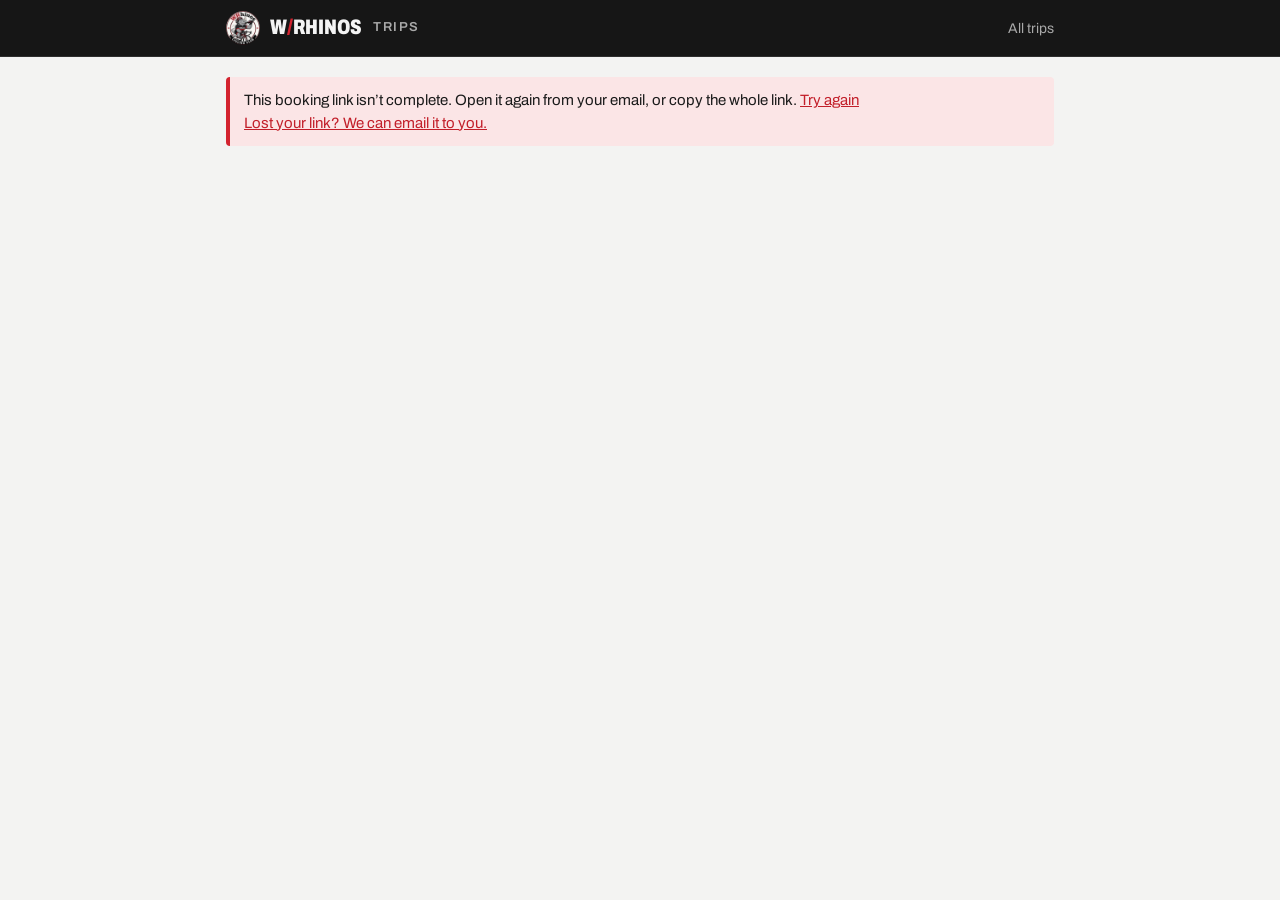
<file: trips/booking/index.html>
<!doctype html>
<html lang="en-GB">
<head>
<meta charset="utf-8">
<meta name="viewport" content="width=device-width, initial-scale=1, viewport-fit=cover">
<title>My W/Rhinos Booking</title>
<meta name="robots" content="noindex">
<meta name="referrer" content="no-referrer">
<meta name="theme-color" content="#161616">
<link rel="manifest" href="/trips/manifest.webmanifest">
<link rel="icon" type="image/png" href="/img/favicon.png">
<link rel="apple-touch-icon" href="/img/icon-180.png">
<meta name="apple-mobile-web-app-capable" content="yes">
<meta name="apple-mobile-web-app-title" content="W/Rhinos">
<meta name="apple-mobile-web-app-status-bar-style" content="black">
<link rel="stylesheet" href="/fonts/fonts.css">
<link rel="stylesheet" href="/trips/trips.css">
</head>
<body>
<header class="bar">
  <div class="wrap">
    <a class="wordmark" href="/trips/"><img src="/img/badge.png" alt="" width="34" height="34"><span>W<span class="slash">/</span>Rhinos</span><small>Trips</small></a>
    <div class="right"><a class="lnk" href="/trips/">All trips</a></div>
  </div>
</header>

<main class="wrap">
  <div class="loading" id="loading"><span class="spinner"></span><span>Loading your booking…</span></div>
  <div class="error" id="loadError" hidden></div>

  <section id="view" class="stack" hidden>
    <div>
      <p class="eyebrow" id="bDates"></p>
      <h1 class="page-title trip-name" id="bTrip"></h1>
      <div class="row"><span class="chip" id="bStatus"></span><span class="small muted">Booking <b id="bRef"></b> · <span id="bCount"></span></span><span class="small muted" id="updating" hidden><span class="spinner" style="width:12px;height:12px;border-width:2px"></span> Updating…</span></div>
    </div>

    <div class="notice" id="waitingNote" hidden>You’re on the waiting list. We’ll email you if places come up. Please don’t pay anything until then.</div>
    <div class="error" id="cancelledNote" hidden>This booking has been cancelled. If that’s a mistake, please contact the organiser.</div>

    <div class="card stack" id="nextCard" hidden style="border-color:var(--mark)">
      <h2 class="section-title">Next steps</h2>
      <ul id="nextList" style="margin:0;padding-left:1.2em"></ul>
      <button type="button" class="btn btn-primary" id="nextEdit">Add your details</button>
    </div>

    <div class="card stack" id="moneyCard">
      <h2 class="section-title">Payments</h2>
      <div class="money">
        <div><b id="mDue"></b><span id="mDueLabel">Due so far</span></div>
        <div><b id="mPaid"></b><span>Paid and checked</span></div>
        <div><b id="mOwes"></b><span id="mOwesLabel">To pay now</span></div>
      </div>
      <div id="callNotes" class="stack"></div>
      <p class="small muted" style="margin:0" id="moneyNote"></p>
      <details class="more" id="breakdown" hidden><summary>Where the money goes</summary><div class="stack" id="breakdownBody"></div></details>
      <div class="table-wrap" id="paymentsWrap" hidden>
        <table class="plain"><thead><tr><th scope="col">Paid on</th><th scope="col">For</th><th scope="col">Amount</th><th scope="col">Status</th></tr></thead><tbody id="payments"></tbody></table>
      </div>
    </div>

    <div class="card stack paybox" id="payCard" hidden>
      <h2 class="section-title">How to pay</h2>
      <p class="small" style="margin:0">Bank transfer to the club account. Always use your reference so we can find your payment.</p>
      <dl>
        <dt>Account name</dt><dd id="pName"></dd><button type="button" class="copy" data-copy="name">Copy</button>
        <dt>Sort code</dt><dd id="pSort"></dd><button type="button" class="copy" data-copy="sort">Copy</button>
        <dt>Account no.</dt><dd id="pAcc"></dd><button type="button" class="copy" data-copy="account">Copy</button>
        <dt>Reference</dt><dd class="ref" id="pRef"></dd><button type="button" class="copy" data-copy="ref">Copy</button>
      </dl>
      <button type="button" class="btn btn-primary" id="paidBtn">I’ve paid</button>
      <form id="claimForm" class="stack" hidden novalidate>
        <div class="grid2">
          <div class="field"><label for="cAmount">Amount you paid (£)</label><input type="text" inputmode="decimal" id="cAmount"></div>
          <div class="field"><label for="cStage">What it was for</label><select id="cStage"></select></div>
        </div>
        <div class="field"><label for="cDate">Date you paid</label><input type="date" id="cDate"></div>
        <div class="field"><label for="cNote">Note (optional)</label><input type="text" id="cNote" placeholder="e.g. paid from my partner’s account"></div>
        <div class="error" id="claimError" hidden></div>
        <div class="row"><button type="submit" class="btn btn-primary" id="claimSubmit">Tell the organiser</button><button type="button" class="btn btn-line" id="claimCancel">Cancel</button></div>
        <p class="small muted" style="margin:0">The organiser checks it against the club’s bank statement, then it moves to “Paid and checked”.</p>
      </form>
    </div>

    <div class="card stack" id="routesCard" hidden>
      <h2 class="section-title">Routes</h2>
      <ul class="routes" id="routes"></ul>
    </div>

    <div class="card stack">
      <div class="row" style="justify-content:space-between"><h2 class="section-title">Who’s going</h2><button type="button" class="btn btn-line btn-small" id="editBtn">Edit details</button></div>
      <div id="peopleList" class="stack"></div>
      <button type="button" class="btn btn-line" id="addPersonBtn">+ Add a person</button>
      <div id="addPersonBox" class="stack" hidden></div>
    </div>

    <div class="card stack">
      <h2 class="section-title">Contact and emergency</h2>
      <dl class="kv" id="contact"></dl>
    </div>

    <div class="card stack" id="homeCard">
      <h2 class="section-title">Keep this on your phone</h2>
      <p class="small" style="margin:0" id="homeText">Add this page to your home screen and it opens like an app, straight to your booking.</p>
      <button type="button" class="btn btn-line" id="installBtn" hidden>Add to home screen</button>
    </div>

    <p class="small"><a id="tripLink" href="/trips/">Read the full trip details →</a></p>

    <div class="card stack" id="withdrawCard" hidden>
      <h2 class="section-title">Can’t come any more?</h2>
      <p class="small" style="margin:0">Plans change. Cancelling frees your places for someone on the waiting list. Everyone in this booking is cancelled; to remove just one person, ask the organiser instead.</p>
      <button type="button" class="btn btn-line" id="withdrawBtn">I can no longer come</button>
      <div class="stack" id="withdrawConfirm" hidden>
        <div class="notice small"><b>Are you sure?</b> This cancels the whole booking. Any deposit you’ve paid isn’t refunded, and if we’ve already paid costs on your behalf (for example hotel rooms) you may still be asked to cover them, as set out in the club’s Framework. The organisers will be told.</div>
        <div class="field"><label for="withdrawReason">Anything you’d like to tell the organisers? (optional)</label><input type="text" id="withdrawReason"></div>
        <div class="error" id="withdrawError" hidden></div>
        <div class="row"><button type="button" class="btn btn-primary" id="withdrawYes">Yes, cancel my booking</button><button type="button" class="btn btn-line" id="withdrawNo">Keep my booking</button></div>
      </div>
    </div>
  </section>

  <section id="editView" class="stack" hidden>
    <a href="#" class="small" id="editBack">← Back to my booking</a>
    <h1 class="page-title">Edit details</h1>
    <p class="lead">Add passports and bike details when you have them. To add or remove people, contact the organiser.</p>
    <form id="editForm" class="stack" novalidate>
      <div id="editPeople" class="stack"></div>
      <fieldset class="card stack">
        <legend class="section-title">Contact details</legend>
        <div class="field"><label class="req" for="email">Email</label><input type="email" id="email" data-required autocomplete="email"></div>
        <div class="field"><label class="req" for="address">Address</label><textarea id="address" data-required rows="3" autocomplete="street-address"></textarea></div>
      </fieldset>
      <fieldset class="card stack">
        <legend class="section-title">Emergency contact</legend>
        <div class="field"><label for="emergencyName">Full name</label><input type="text" id="emergencyName"></div>
        <div class="grid2">
          <div class="field"><label for="emergencyRelation">Relationship</label><input type="text" id="emergencyRelation"></div>
          <div class="field"><label for="emergencyMobile">Phone number</label><input type="tel" id="emergencyMobile"></div>
        </div>
      </fieldset>
      <fieldset class="card stack">
        <legend class="section-title">Rooms and notes</legend>
        <div class="field"><label for="roomType">I would prefer a</label><select id="roomType"></select></div>
        <div class="field"><label for="roomRequests">Who you'd like to share with</label><input type="text" id="roomRequests"></div>
        <div class="field"><label for="notes">Notes for the organiser</label><textarea id="notes"></textarea></div>
      </fieldset>
      <div class="error" id="editError" hidden></div>
      <div class="row"><button type="submit" class="btn btn-primary" id="saveBtn">Save changes</button><button type="button" class="btn btn-line" id="editCancel">Cancel</button></div>
    </form>
  </section>
</main>

<script src="/trips/config.js"></script>
<script src="/trips/money.js"></script>
<script src="/trips/common.js"></script>
<script src="/trips/booking/booking.js"></script>
</body>
</html>
</file>
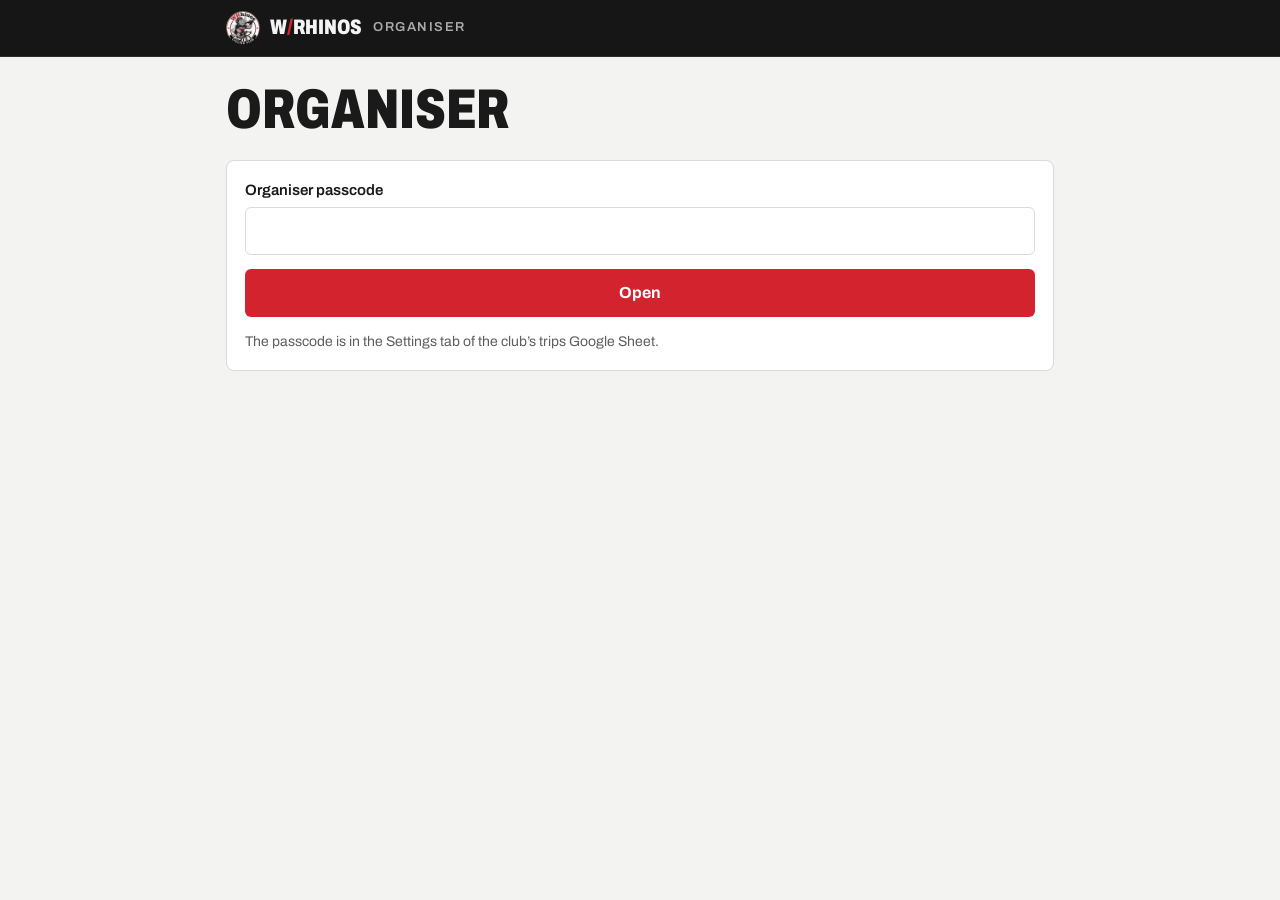
<file: trips/organiser/index.html>
<!doctype html>
<html lang="en-GB">
<head>
<meta charset="utf-8">
<meta name="viewport" content="width=device-width, initial-scale=1, viewport-fit=cover">
<meta name="format-detection" content="telephone=no, address=no, email=no">
<title>W/Rhinos Organiser</title>
<meta name="robots" content="noindex">
<meta name="referrer" content="no-referrer">
<meta name="theme-color" content="#161616">
<link rel="manifest" href="/trips/manifest.webmanifest">
<link rel="icon" type="image/png" href="/img/favicon.png">
<link rel="apple-touch-icon" href="/img/icon-180.png">
<meta name="apple-mobile-web-app-capable" content="yes">
<meta name="apple-mobile-web-app-title" content="Organiser">
<link rel="stylesheet" href="/fonts/fonts.css">
<link rel="stylesheet" href="/trips/trips.css">
</head>
<body>
<header class="bar">
  <div class="wrap">
    <a class="wordmark" href="/trips/organiser/"><img src="/img/badge.png" alt="" width="34" height="34"><span>W<span class="slash">/</span>Rhinos</span><small>Organiser</small></a>
    <div class="right"><span id="syncing" hidden style="color:var(--band-muted);font-size:.85rem;margin-right:.8rem">Updating…</span><button type="button" class="linkbtn" id="logout" hidden style="color:var(--band-muted)">Lock</button></div>
  </div>
</header>

<main class="wrap">
  <section id="loginView" class="stack" hidden>
    <h1 class="page-title">Organiser</h1>
    <form id="loginForm" class="card stack" novalidate>
      <div class="field"><label for="pass">Organiser passcode</label><input type="password" id="pass" autocomplete="current-password"></div>
      <div class="error" id="loginError" hidden></div>
      <button type="submit" class="btn btn-primary" id="loginBtn">Open</button>
      <p class="small muted" style="margin:0">The passcode is in the Settings tab of the club’s trips Google Sheet.</p>
    </form>
  </section>

  <div class="loading" id="loading" hidden><span class="spinner"></span><span id="loadingMsg"></span></div>
  <div class="notice" id="problems" hidden></div>

  <section id="tripsView" class="stack" hidden>
    <div class="row" style="justify-content:space-between"><h1 class="page-title">Trips</h1><button type="button" class="btn btn-primary btn-small" id="newTrip">+ New trip</button></div>
    <div id="tripCards" class="trips"></div>
  </section>

  <section id="tripView" class="stack" hidden>
    <a href="#" class="small" id="backTrips">← All trips</a>
    <div>
      <p class="eyebrow" id="oDates"></p>
      <h1 class="page-title trip-name" id="oName"></h1>
      <div class="row"><span class="chip" id="oStatus"></span><a class="small" id="oPublic" target="_blank" rel="noopener">Open public page ↗</a><button type="button" class="linkbtn small" id="oCopy">Copy link to share</button></div>
    </div>
    <div class="tabs" role="tablist">
      <button type="button" class="tab" role="tab" data-tab="bookings" aria-selected="true">Bookings</button>
      <button type="button" class="tab" role="tab" data-tab="expenses" aria-selected="false">Expenses</button>
      <button type="button" class="tab" role="tab" data-tab="money" aria-selected="false">Money</button>
      <button type="button" class="tab" role="tab" data-tab="edit" aria-selected="false">Trip details</button>
    </div>

    <div id="bookingsTab" class="stack">
      <div class="stats" id="stats"></div>
      <div class="filters" id="filters"></div>
      <input type="text" id="search" placeholder="Search name, reference or email">
      <div id="bookingList" class="stack"></div>
    </div>

    <div id="expensesTab" class="stack" hidden>
      <div class="stats" id="expStats"></div>
      <div class="notice" id="expWarn" hidden></div>
      <div class="row"><button type="button" class="btn btn-primary" id="addExpense">+ Add expense</button></div>
      <div id="expEditor" hidden></div>
      <div id="expList" class="stack"></div>
    </div>

    <div id="moneyTab" class="stack" hidden>
      <div class="stats" id="monStats"></div>
      <div class="card stack">
        <h2 class="section-title">Payments called</h2>
        <div id="callList" class="small"></div>
        <div class="row">
          <button type="button" class="btn btn-primary btn-small" id="callDeposit">Ask for deposits and details</button>
          <button type="button" class="btn btn-line btn-small" id="callInterim">Call an interim payment</button>
          <button type="button" class="btn btn-line btn-small" id="callFinal">Call the final balance</button>
        </div>
        <form id="callForm" class="stack" hidden novalidate></form>
      </div>
      <div class="card stack" id="groupMsgCard" hidden>
        <h2 class="section-title">Message for the WhatsApp group</h2>
        <p class="small muted" style="margin:0">Check it, change anything you like, then copy it into the group.</p>
        <textarea id="groupMsg" rows="14" style="font-size:15px"></textarea>
        <div class="row">
          <button type="button" class="btn btn-primary" id="copyGroupMsg">Copy message</button>
          <a class="btn btn-line" id="waGroupMsg" target="_blank" rel="noopener" href="#">Open WhatsApp</a>
          <button type="button" class="linkbtn" id="closeGroupMsg">Close</button>
        </div>
      </div>
      <div class="card stack">
        <div class="row" style="justify-content:space-between"><h2 class="section-title">Who owes what</h2>
          <span class="row"><button type="button" class="btn btn-line btn-small" id="groupRequest" hidden>Group message: the request</button>
          <button type="button" class="btn btn-line btn-small" id="groupReminder">Group message: reminder</button>
          <button type="button" class="btn btn-primary btn-small" id="remindAll">Email everyone who owes</button></span></div>
        <p class="small muted" style="margin:0" id="monNote"></p>
        <div id="balanceList" class="stack"></div>
      </div>
    </div>

    <div id="editTab" class="stack" hidden></div>
  </section>

  <section id="newView" class="stack" hidden>
    <a href="#" class="small" id="backNew">← All trips</a>
    <h1 class="page-title">New trip</h1>
    <div id="newForm" class="stack"></div>
  </section>
</main>

<script src="/trips/config.js"></script>
<script src="/trips/money.js"></script>
<script src="/trips/common.js"></script>
<script src="/trips/organiser/organiser.js"></script>
</body>
</html>
</file>
<file: fonts/fonts.css>
@font-face {
  font-family: 'Archivo';
  font-style: normal;
  font-weight: 400 900;
  font-stretch: 62% 125%;
  font-display: swap;
  src: url(archivo-v25-k3kQo8UDI-1M0wlSfdnoLg.woff2) format('woff2');
  unicode-range: U+0000-00FF, U+0131, U+0152-0153, U+02BB-02BC, U+02C6, U+02DA, U+02DC, U+0304, U+0308, U+0329, U+2000-206F, U+20AC, U+2122, U+2191, U+2193, U+2212, U+2215, U+FEFF, U+FFFD;
}
@font-face {
  font-family: 'Source Serif 4';
  font-style: italic;
  font-weight: 400;
  font-display: swap;
  src: url(sourceserif4-v14-vEFH2_tTDB4M7-auWDN0ahZJW1ge6NmXq2ZbF8zBfb98SUr6aX0.woff2) format('woff2');
  unicode-range: U+0000-00FF, U+0131, U+0152-0153, U+02BB-02BC, U+02C6, U+02DA, U+02DC, U+0304, U+0308, U+0329, U+2000-206F, U+20AC, U+2122, U+2191, U+2193, U+2212, U+2215, U+FEFF, U+FFFD;
}
@font-face {
  font-family: 'Source Serif 4';
  font-style: normal;
  font-weight: 400;
  font-display: swap;
  src: url(sourceserif4-v14-vEFI2_tTDB4M7-auWDN0ahZJW1gb8tc.woff2) format('woff2');
  unicode-range: U+0000-00FF, U+0131, U+0152-0153, U+02BB-02BC, U+02C6, U+02DA, U+02DC, U+0304, U+0308, U+0329, U+2000-206F, U+20AC, U+2122, U+2191, U+2193, U+2212, U+2215, U+FEFF, U+FFFD;
}
@font-face {
  font-family: 'Source Serif 4';
  font-style: normal;
  font-weight: 600;
  font-display: swap;
  src: url(sourceserif4-v14-vEFI2_tTDB4M7-auWDN0ahZJW1gb8tc.woff2) format('woff2');
  unicode-range: U+0000-00FF, U+0131, U+0152-0153, U+02BB-02BC, U+02C6, U+02DA, U+02DC, U+0304, U+0308, U+0329, U+2000-206F, U+20AC, U+2122, U+2191, U+2193, U+2212, U+2215, U+FEFF, U+FFFD;
}
</file>
<file: trips/trips.css>
:root{
  --ground:#F3F3F2; --surface:#FFFFFF; --ink:#1A1A1A; --muted:#5E5E5E; --rule:#DADADA;
  --accent:#C21F2A; --accent-ink:#FFFFFF; --mark:#D3232F; --mark-ink:#FFFFFF;
  --band:#161616; --band-ink:#F4F4F4; --band-muted:#A9A9A9; --band-rule:#2E2E2E;
  --tint:#ECEBEA; --ok:#1E7A46; --ok-tint:#E3F2E8; --warn:#9A5B00; --warn-tint:#FBF0DC; --bad-tint:#FBE5E6;
  --display:"Archivo","Arial Narrow",system-ui,sans-serif;
  --sans:"Archivo",system-ui,-apple-system,"Segoe UI",sans-serif;
  --serif:"Source Serif 4",Georgia,"Times New Roman",serif;
  --mono:ui-monospace,"SF Mono",Consolas,monospace;
}
@media (prefers-color-scheme: dark){
  :root{
    color-scheme:dark;
    --ground:#121212; --surface:#1B1B1B; --ink:#EDEDED; --muted:#A3A3A3; --rule:#2E2E2E;
    --accent:#EE5A62; --accent-ink:#121212; --tint:#242424; --mark:#E0333E;
    --band:#0A0A0A; --band-ink:#EDEDED; --band-muted:#8F8F8F; --band-rule:#262626;
    --ok:#5CC98A; --ok-tint:#16281D; --warn:#E8B04B; --warn-tint:#2B2213; --bad-tint:#2E1517;
  }
}
*{box-sizing:border-box}
html{-webkit-text-size-adjust:100%}
body{margin:0; background:var(--ground); color:var(--ink); font-family:var(--sans); font-size:16px; line-height:1.5}
[hidden]{display:none!important}
img{max-width:100%}
a{color:var(--accent)}
a:focus-visible,button:focus-visible,input:focus-visible,select:focus-visible,textarea:focus-visible,summary:focus-visible{outline:3px solid var(--mark); outline-offset:2px}
.wrap{max-width:860px; margin:0 auto; padding-inline:16px}

/* top bar */
.bar{position:sticky; top:0; z-index:10; background:var(--band); color:var(--band-ink); border-bottom:1px solid var(--band-rule); padding-top:env(safe-area-inset-top,0px)}
.bar .wrap{display:flex; align-items:center; gap:12px; min-height:56px}
.wordmark{display:inline-flex; align-items:center; gap:10px; font-family:var(--display); font-stretch:75%; font-weight:850; font-size:21px; text-transform:uppercase; color:var(--band-ink); text-decoration:none}
.wordmark img{border-radius:50%; display:block}
.wordmark .slash{color:var(--mark)}
.wordmark small{font-family:var(--sans); font-stretch:100%; font-weight:600; font-size:13px; letter-spacing:.12em; color:var(--band-muted); margin-left:2px}
.bar .right{margin-left:auto; display:flex; gap:8px; align-items:center}
.bar a.lnk{color:var(--band-muted); font-size:14px; text-decoration:none}
.bar a.lnk:hover{color:var(--band-ink)}

main{padding-block:20px 120px}
h1,h2,h3{text-wrap:balance}
.page-title{font-family:var(--display); font-stretch:75%; font-weight:850; font-size:clamp(34px,8vw,56px); line-height:.95; text-transform:uppercase; margin:6px 0 10px}
.eyebrow{font-size:12px; font-weight:700; letter-spacing:.14em; text-transform:uppercase; color:var(--accent); margin:0}
.lead{font-size:17px; color:var(--muted); margin:0 0 18px; max-width:60ch}
.muted{color:var(--muted)}
.small{font-size:14px}

/* cards and panels */
.card{background:var(--surface); border:1px solid var(--rule); border-radius:8px; padding:18px}
.stack{display:flex; flex-direction:column; gap:14px}
.row{display:flex; flex-wrap:wrap; gap:10px; align-items:center}
.grid2{display:grid; grid-template-columns:repeat(2,minmax(0,1fr)); gap:12px}
@media (max-width:560px){ .grid2{grid-template-columns:1fr} }

.btn{display:inline-flex; align-items:center; justify-content:center; gap:8px; font:700 16px var(--sans); text-decoration:none; border-radius:6px; padding:13px 18px; border:2px solid transparent; cursor:pointer; line-height:1.1; min-height:48px}
.btn-primary{background:var(--mark); color:var(--mark-ink)}
.btn-primary:hover{filter:brightness(1.07)}
.btn-primary:disabled{opacity:.55; cursor:default; filter:none}
.btn-line{background:transparent; border-color:var(--rule); color:var(--ink)}
.btn-line:hover{border-color:var(--ink)}
.btn-small{min-height:36px; padding:7px 12px; font-size:14px; border-radius:5px}
.btn-ok{background:var(--ok); color:#fff}
.btn-block{width:100%}
.linkbtn{background:none; border:0; padding:0; font:inherit; color:var(--accent); text-decoration:underline; cursor:pointer}

/* places meter */
.places{display:flex; flex-direction:column; gap:8px}
.places .big{font-family:var(--display); font-stretch:75%; font-weight:850; font-size:40px; line-height:1}
.places .big small{font-family:var(--sans); font-stretch:100%; font-size:15px; font-weight:600; color:var(--muted); margin-left:6px}
.meter{height:10px; background:var(--tint); border-radius:999px; overflow:hidden}
.meter span{display:block; height:100%; background:var(--mark); border-radius:999px}

.chip{display:inline-block; font-size:12px; font-weight:700; letter-spacing:.04em; padding:3px 9px; border-radius:999px; background:var(--tint); color:var(--ink); white-space:nowrap}
.chip.ok{background:var(--ok-tint); color:var(--ok)}
.chip.warn{background:var(--warn-tint); color:var(--warn)}
.chip.bad{background:var(--bad-tint); color:var(--accent)}

/* trip list */
.trips{display:flex; flex-direction:column; gap:14px}
.trip-card{display:flex; flex-direction:column; gap:10px; text-decoration:none; color:inherit}
.trip-card h2{font-family:var(--display); font-stretch:80%; font-weight:800; font-size:26px; line-height:1.05; margin:0; text-transform:uppercase}
.trip-card:hover h2{color:var(--accent)}

/* trip details (rendered markdown) */
.md{font-family:var(--serif); font-size:17px; line-height:1.65}
.md h2{font-family:var(--display); font-stretch:80%; font-weight:800; font-size:26px; line-height:1.1; text-transform:uppercase; margin:34px 0 10px; padding-top:18px; border-top:2px solid var(--ink)}
.md h2:first-child{margin-top:0}
.md h3{font-family:var(--sans); font-size:19px; margin:24px 0 6px}
.md p{margin:0 0 1em}
.md ul{margin:0 0 1em; padding-left:1.2em}
.md li{margin:0 0 .45em}
.md li::marker{color:var(--accent)}
.md strong{font-weight:600}
.table-wrap{overflow-x:auto; margin:0 0 1.2em; -webkit-overflow-scrolling:touch}
.md table{border-collapse:collapse; font-family:var(--sans); font-size:14.5px; line-height:1.45; min-width:100%}
.md th{text-align:left; font-size:12px; letter-spacing:.06em; text-transform:uppercase; color:var(--muted); padding:8px 12px 8px 0; border-bottom:2px solid var(--ink)}
.md td{vertical-align:top; padding:9px 12px 9px 0; border-bottom:1px solid var(--rule)}
.md td:first-child{font-weight:600; white-space:nowrap}
.md table.wide{min-width:620px}

.routes{list-style:none; margin:0; padding:0; display:flex; flex-direction:column}
.routes li{display:flex; justify-content:space-between; gap:12px; align-items:center; padding:12px 0; border-top:1px solid var(--rule)}
.routes li:first-child{border-top:0}

/* sticky action bar on phones */
.actionbar{position:fixed; left:0; right:0; bottom:0; z-index:9; background:var(--surface); border-top:1px solid var(--rule); padding:10px 16px calc(10px + env(safe-area-inset-bottom,0px)); display:flex; gap:12px; align-items:center}
.actionbar .info{font-size:14px; line-height:1.3}
.actionbar .info b{display:block; font-size:16px}
.actionbar .btn{margin-left:auto}

/* forms */
form{margin:0}
fieldset{border:0; margin:0; padding:0; min-width:0}
legend{padding:0}
.section-title{font-family:var(--display); font-stretch:80%; font-weight:800; font-size:24px; text-transform:uppercase; margin:0 0 4px}
.field{display:flex; flex-direction:column; gap:5px}
.field label,.field .label{font-weight:600; font-size:15px}
.field .hint{font-size:13.5px; color:var(--muted); line-height:1.4}
input[type=text],input[type=email],input[type=tel],input[type=date],input[type=number],input[type=password],select,textarea{
  font:16px var(--sans); color:var(--ink); background:var(--surface); border:1.5px solid var(--rule); border-radius:6px; padding:11px 12px; width:100%; min-height:48px}
textarea{min-height:90px; resize:vertical; line-height:1.45}
input:focus,select:focus,textarea:focus{border-color:var(--ink); outline:none}
.check{display:flex; gap:12px; align-items:flex-start; font-size:15px; line-height:1.45; cursor:pointer}
.check input{width:22px; height:22px; flex:none; margin:1px 0 0; accent-color:var(--mark)}
details.more{border-top:1px solid var(--rule); padding-top:10px}
details.more summary{cursor:pointer; font-weight:600; color:var(--accent); list-style:none; padding:4px 0}
details.more summary::-webkit-details-marker{display:none}
details.more summary::before{content:"+ "}
details.more[open] summary::before{content:"– "}
details.more .stack{padding-top:10px}
.person{position:relative}
.person-head{display:flex; align-items:center; gap:10px; justify-content:space-between}
.person-head h3{margin:0; font-size:18px}
.error{background:var(--bad-tint); color:var(--ink); border-left:4px solid var(--mark); padding:12px 14px; border-radius:4px; font-size:15px}
.error ul{margin:6px 0 0; padding-left:1.2em}
.notice{background:var(--warn-tint); border-left:4px solid var(--warn); padding:12px 14px; border-radius:4px; font-size:15px}
.success{background:var(--ok-tint); border-left:4px solid var(--ok); padding:12px 14px; border-radius:4px; font-size:15px}

/* payment details */
.paybox dl{display:grid; grid-template-columns:auto 1fr auto; gap:10px 12px; margin:0; align-items:center}
.paybox dt{color:var(--muted); font-size:14px}
.paybox dd{margin:0; font-weight:700; font-variant-numeric:tabular-nums; font-family:var(--mono); font-size:16px}
.paybox dd.ref{font-size:22px; letter-spacing:.08em; color:var(--accent)}
.copy{font:600 13px var(--sans); background:var(--tint); color:var(--ink); border:1px solid var(--rule); border-radius:4px; padding:6px 10px; cursor:pointer; white-space:nowrap}
.linkbox{display:flex; gap:8px; align-items:center; background:var(--tint); border-radius:6px; padding:8px 8px 8px 12px; min-width:0}
.linkbox code{font-family:var(--mono); font-size:13px; overflow:hidden; text-overflow:ellipsis; white-space:nowrap; flex:1; min-width:0}

.money{display:grid; grid-template-columns:repeat(3,minmax(0,1fr)); gap:10px}
.money div{background:var(--tint); border-radius:6px; padding:10px 12px}
.money b{display:block; font-family:var(--display); font-stretch:80%; font-size:24px; font-weight:800; font-variant-numeric:tabular-nums}
.money span{font-size:12.5px; color:var(--muted)}
@media (max-width:420px){ .money{grid-template-columns:1fr 1fr} }

table.plain{border-collapse:collapse; width:100%; font-size:14.5px}
table.plain th{text-align:left; font-size:12px; letter-spacing:.06em; text-transform:uppercase; color:var(--muted); padding:6px 10px 6px 0; border-bottom:1px solid var(--rule)}
table.plain td{padding:8px 10px 8px 0; border-bottom:1px solid var(--rule); vertical-align:top}

.demo{background:var(--warn-tint); color:var(--ink); font-size:14px; padding:10px 16px; text-align:center; border-bottom:1px solid var(--rule)}
.spinner{width:18px; height:18px; border:2.5px solid currentColor; border-right-color:transparent; border-radius:50%; animation:spin .8s linear infinite; display:inline-block}
@keyframes spin{to{transform:rotate(360deg)}}
@media (prefers-reduced-motion: reduce){ .spinner{animation-duration:2.4s} }
.loading{display:flex; gap:10px; align-items:center; color:var(--muted); padding:30px 0}
.toast{position:fixed; left:50%; bottom:calc(84px + env(safe-area-inset-bottom,0px)); transform:translateX(-50%); background:var(--ink); color:var(--ground); padding:10px 16px; border-radius:6px; font-size:14px; font-weight:600; z-index:30; max-width:calc(100% - 32px)}

/* organiser */
.tabs{display:flex; gap:4px; border-bottom:1px solid var(--rule); overflow-x:auto}
.tab{font:700 15px var(--sans); background:none; border:0; border-bottom:3px solid transparent; color:var(--muted); padding:10px 12px 10px 0; margin-right:10px; cursor:pointer; white-space:nowrap}
.tab[aria-selected="true"]{color:var(--ink); border-bottom-color:var(--mark)}
.filters{display:flex; gap:6px; flex-wrap:wrap}
.filter{font:600 13.5px var(--sans); border:1px solid var(--rule); background:var(--surface); color:var(--ink); border-radius:999px; padding:6px 12px; cursor:pointer}
.filter[aria-pressed="true"]{background:var(--ink); color:var(--ground); border-color:var(--ink)}
.stats{display:grid; grid-template-columns:repeat(4,minmax(0,1fr)); gap:10px}
.stats div{background:var(--surface); border:1px solid var(--rule); border-radius:8px; padding:10px 12px}
.stats b{display:block; font-family:var(--display); font-stretch:80%; font-size:26px; font-weight:800; font-variant-numeric:tabular-nums}
.stats span{font-size:12.5px; color:var(--muted)}
@media (max-width:620px){ .stats{grid-template-columns:1fr 1fr} }
.booking{padding:0; overflow:hidden}
.booking > summary{list-style:none; cursor:pointer; padding:14px 16px; display:grid; grid-template-columns:1fr auto; gap:4px 12px}
.booking > summary::-webkit-details-marker{display:none}
.booking > summary .who{font-weight:700}
.booking > summary .meta{font-size:13.5px; color:var(--muted)}
.booking .body{padding:0 16px 16px; display:flex; flex-direction:column; gap:14px; border-top:1px solid var(--rule); padding-top:14px}
.kv{display:grid; grid-template-columns:max-content 1fr; gap:4px 14px; font-size:14.5px; margin:0}
.kv dt{color:var(--muted)}
.kv dd{margin:0; overflow-wrap:anywhere}
.sr{position:absolute;width:1px;height:1px;overflow:hidden;clip:rect(0 0 0 0);white-space:nowrap}
/* wide tables become one card per row on phones */
@media (max-width:600px){
  .md table.wide{min-width:0}
  .md table.wide thead{display:none}
  .md table.wide tr{display:block; padding:12px 0; border-bottom:1px solid var(--rule)}
  .md table.wide td{display:block; border:0; padding:2px 0}
  .md table.wide td:first-child{font-family:var(--display); font-stretch:80%; font-size:18px; text-transform:uppercase; padding-bottom:4px}
  .md table.wide td[data-label]:not(:first-child)::before{content:attr(data-label) ": "; color:var(--muted); font-size:12px; letter-spacing:.06em; text-transform:uppercase; font-weight:700}
}
.grid2.keep2{grid-template-columns:1fr 1fr}
input.invalid,select.invalid,textarea.invalid{border-color:var(--mark)!important;box-shadow:0 0 0 3px var(--bad-tint)}
/* trip names read better in normal case; the bold capitals stay for page headings */
.trip-name,.trip-card h2{text-transform:none; font-stretch:88%; letter-spacing:-.005em}
.trip-name{font-size:clamp(30px,6.5vw,46px); line-height:1.05}
.trip-card h2{font-size:24px; line-height:1.15}
/* required fields */
label.req::after,legend.req::after{content:" *"; color:var(--mark); font-weight:700}
.req-star{color:var(--mark); font-weight:700}
.req-msg{color:var(--mark); font-size:13px; font-weight:600}
.invalid-group legend{color:var(--mark)}
/* date of birth / expiry as three dropdowns */
.date3{display:grid; grid-template-columns:minmax(0,.8fr) minmax(0,1.5fr) minmax(0,1fr); gap:8px}
.date3 select{padding-inline:10px}

/* Organiser booking: one card per person, easy to read on a phone */
.people-list{display:flex; flex-direction:column; gap:10px}
.person-card{border:1px solid var(--rule); border-radius:10px; padding:12px 14px; display:flex; flex-direction:column; gap:8px}
.person-head{display:flex; justify-content:space-between; align-items:flex-start; gap:10px}
.person-head b{font-size:16px}
.person-card .kv{grid-template-columns:5.5em 1fr}
.person-card .linkbtn{align-self:flex-start}
h4.sub{margin:4px 0 -6px; font-size:12px; letter-spacing:.06em; text-transform:uppercase; color:var(--muted)}
.booking .kv a{color:inherit}
.spinner.small{width:13px; height:13px; border-width:2px; vertical-align:-2px; margin-right:4px}
button:disabled{opacity:.75; cursor:progress}
</file>
